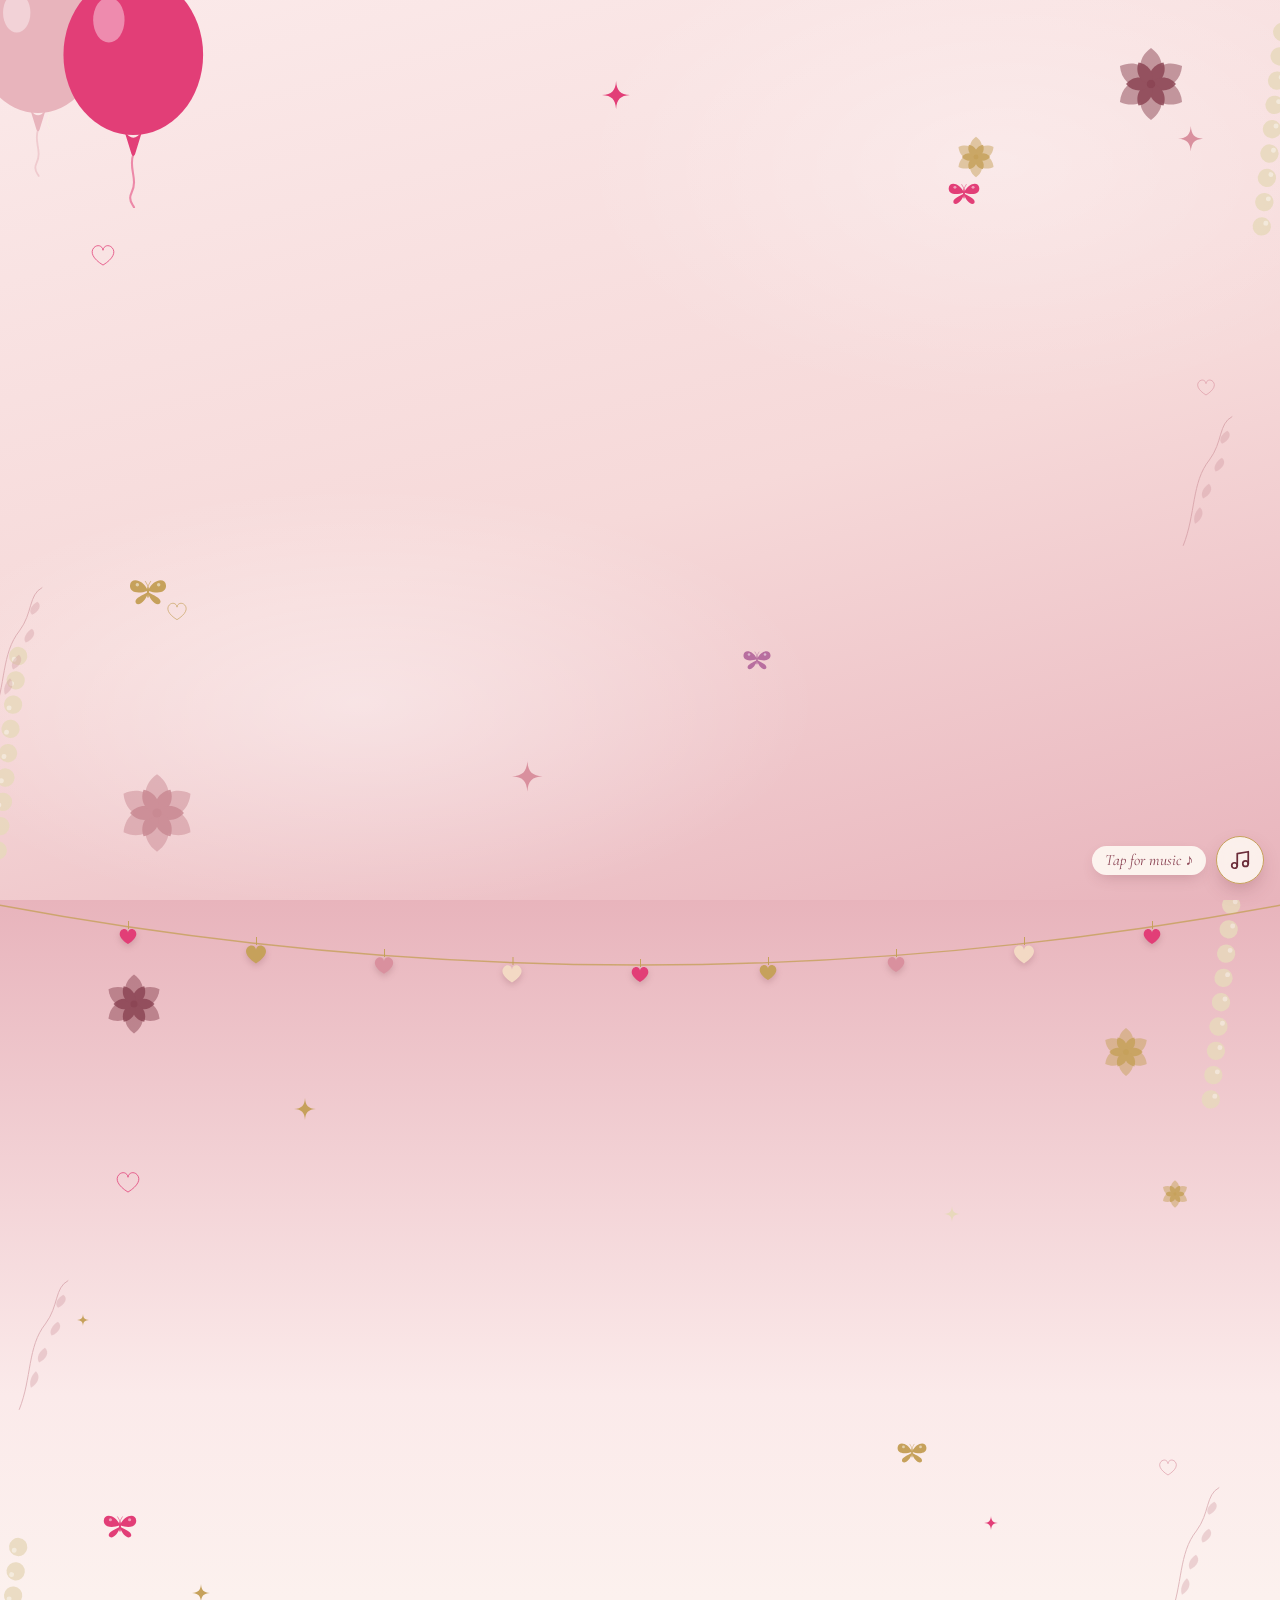
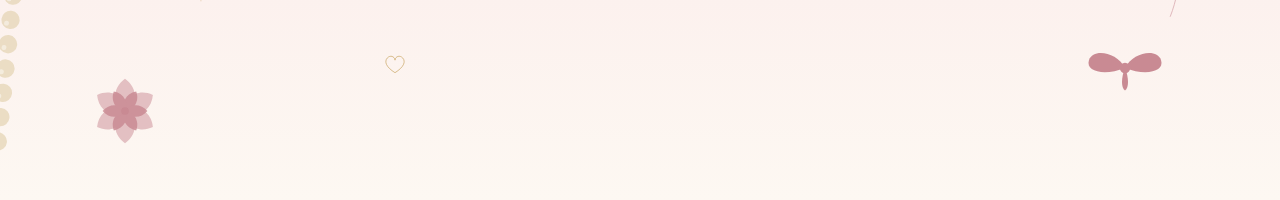
<file: index.html>
<!DOCTYPE html>
<html lang="en">
<head>
<meta charset="UTF-8">
<meta name="viewport" content="width=device-width, initial-scale=1.0">
<meta name="theme-color" content="#e8b4bc">
<meta name="description" content="A birthday gift, made just for her.">
<title>Happy Birthday, My Love ♡</title>
<link rel="preconnect" href="https://fonts.googleapis.com">
<link rel="preconnect" href="https://fonts.gstatic.com" crossorigin>
<link href="https://fonts.googleapis.com/css2?family=Caveat:wght@500;600;700&family=Cormorant+Garamond:ital,wght@0,400;0,500;0,600;1,400;1,500;1,600&family=Parisienne&display=swap" rel="stylesheet">
<style>
/* ===================== RESET & BASE ===================== */
*, *::before, *::after { box-sizing: border-box; margin: 0; padding: 0; }
html { scroll-behavior: smooth; }
body {
  font-family: 'Cormorant Garamond', serif;
  background: var(--cream);
  color: var(--ink);
  overflow-x: hidden;
  -webkit-font-smoothing: antialiased;
  -moz-osx-font-smoothing: grayscale;
}
img { max-width: 100%; display: block; }
input { font: inherit; }

:root {
  --blush: #f6d9d9;
  --blush-light: #fbeaea;
  --soft-rose: #e8b4bc;
  --rose-deep: #d9909e;
  --dusty-pink: #c98a93;
  --peach: #f3d9c4;
  --peach-light: #fbead9;
  --cream: #fdf8f2;
  --cream-deep: #f7eee2;
  --burgundy: #6b2c39;
  --burgundy-soft: #8c4655;
  --champagne: #e8d9bc;
  --gold: #c6a15b;
  --gold-light: #e3cd9a;
  --white-soft: #fffdfb;
  --ink: #4a2e33;
  --pop-pink: #e23e77;
}

/* ===================== SCENE LAYOUT ===================== */
.scene {
  position: relative;
  min-height: 100vh;
  min-height: 100svh;
  overflow: hidden;
  display: flex;
  flex-direction: column;
  align-items: center;
  justify-content: center;
  padding: 9vh 6vw;
  text-align: center;
  gap: clamp(24px, 4.5vh, 46px);
}

.sprite-defs { position: absolute; width: 0; height: 0; overflow: hidden; }

/* ===================== SCROLL REVEAL ===================== */
.reveal {
  opacity: 0;
  transform: translateY(36px);
  transition: opacity 1.1s cubic-bezier(.22,.61,.36,1), transform 1.1s cubic-bezier(.22,.61,.36,1);
}
.reveal.is-visible { opacity: 1; transform: translateY(0); }

/* ===================== TYPOGRAPHY ===================== */
.script-heading {
  font-family: 'Parisienne', cursive;
  font-size: clamp(2.4rem, 8vw, 4.6rem);
  color: var(--burgundy);
  line-height: 1.25;
  text-shadow: 0 2px 30px rgba(255,255,255,0.6);
  position: relative;
  z-index: 2;
}
.heart-glyph { color: inherit; }

.caption {
  font-family: 'Cormorant Garamond', serif;
  font-style: italic;
  font-weight: 500;
  font-size: clamp(1.15rem, 3.4vw, 1.7rem);
  color: var(--burgundy);
  letter-spacing: 0.02em;
  line-height: 1.5;
  position: relative;
  z-index: 2;
}
.caption--small {
  font-size: clamp(0.85rem, 2.2vw, 1.05rem);
  color: var(--burgundy-soft);
  margin-top: 1.4em;
  letter-spacing: 0.03em;
}

/* ===================== PHOTO SLOTS ===================== */
.photo-slot {
  position: relative;
  width: 100%;
  height: 100%;
  background: linear-gradient(155deg, var(--peach-light), var(--blush));
  cursor: pointer;
}
.photo-slot__img {
  width: 100%;
  height: 100%;
  object-fit: cover;
  opacity: 0;
  transition: opacity .7s ease;
}
.photo-slot.has-image .photo-slot__img { opacity: 1; }
.photo-slot--fixed { cursor: default; }
.photo-slot.has-image .photo-slot__placeholder { opacity: 0; pointer-events: none; }
.photo-slot__placeholder {
  position: absolute;
  inset: 0;
  display: flex;
  flex-direction: column;
  align-items: center;
  justify-content: center;
  gap: 8px;
  color: var(--dusty-pink);
  transition: opacity .4s ease;
  padding: 10%;
  text-align: center;
}
.photo-slot__placeholder svg { width: clamp(20px, 16%, 38px); height: auto; opacity: 0.75; }
.photo-slot__placeholder span {
  font-family: 'Cormorant Garamond', serif;
  font-style: italic;
  font-size: clamp(0.66rem, 2.5vw, 0.82rem);
  letter-spacing: 0.05em;
}
.photo-slot__input {
  position: absolute;
  inset: 0;
  opacity: 0;
  width: 100%;
  height: 100%;
  cursor: pointer;
}

/* ===================== PORTRAIT FRAMES ===================== */
.portrait-frame-wrap { position: relative; z-index: 2; display: flex; justify-content: center; }
.portrait-frame { position: relative; animation: float-gentle 6.5s ease-in-out infinite; }
.portrait-frame .photo-slot { overflow: hidden; }

.portrait-frame--garden { width: min(52vw, 290px); aspect-ratio: 1/1; }
.portrait-frame--garden .photo-slot { border-radius: 50%; box-shadow: 0 20px 50px -10px rgba(107,44,57,0.35), 0 0 0 8px var(--cream-deep), 0 0 0 9px var(--gold); }

.portrait-frame--finale { width: min(58vw, 330px); aspect-ratio: 3/4; }
.portrait-frame--finale .photo-slot { border-radius: 50% 50% 6% 6% / 38% 38% 4% 4%; box-shadow: 0 25px 55px -14px rgba(107,44,57,0.4), 0 0 0 1px rgba(198,161,91,0.5); }

@keyframes float-gentle { 0%, 100% { transform: translateY(0); } 50% { transform: translateY(-12px); } }

/* ===================== AMBIENT DECOR: PETALS / PARTICLES / BUTTERFLIES ===================== */
.petals-container, .particles-container, .butterflies-container {
  position: absolute; inset: 0; overflow: hidden; pointer-events: none; z-index: 1;
}
.petal { position: absolute; top: -10%; height: auto; animation-name: fall; animation-timing-function: linear; animation-iteration-count: infinite; }
@keyframes fall {
  0% { transform: translate(0, -10vh) rotate(0deg); }
  50% { transform: translate(3vw, 55vh) rotate(190deg); }
  100% { transform: translate(-3vw, 120vh) rotate(360deg); }
}

.particle {
  position: absolute; bottom: -5%; border-radius: 50%;
  background: radial-gradient(circle, rgba(255,255,255,0.95), var(--gold-light) 45%, transparent 72%);
  filter: blur(0.5px);
  animation-name: drift-up; animation-timing-function: linear; animation-iteration-count: infinite;
}
@keyframes drift-up {
  0% { transform: translate(0,0); opacity: 0; }
  12% { opacity: 0.85; }
  88% { opacity: 0.5; }
  100% { transform: translate(2vw, -105vh); opacity: 0; }
}

.butterfly-wrap { position: absolute; pointer-events: none; animation-timing-function: ease-in-out; animation-iteration-count: infinite; }
.butterfly-wrap.flight-a { animation-name: flight-a; }
.butterfly-wrap.flight-b { animation-name: flight-b; }
.butterfly-svg { width: 100%; height: auto; display: block; }
.butterfly-svg path, .butterfly-svg .body { fill: currentColor; }
.wings-left, .wings-right { transform-box: fill-box; transform-origin: center right; animation: flutter 0.55s ease-in-out infinite; }
.wings-right { transform-origin: center left; }
@keyframes flutter { 0%, 100% { transform: scaleX(1); } 50% { transform: scaleX(0.45); } }
@keyframes flight-a {
  0% { transform: translate(0,0) rotate(-6deg); }
  25% { transform: translate(70px,-50px) rotate(10deg); }
  50% { transform: translate(140px,15px) rotate(-8deg); }
  75% { transform: translate(75px,70px) rotate(8deg); }
  100% { transform: translate(0,0) rotate(-6deg); }
}
@keyframes flight-b {
  0% { transform: translate(0,0) rotate(6deg); }
  25% { transform: translate(-65px,40px) rotate(-9deg); }
  50% { transform: translate(-125px,-20px) rotate(7deg); }
  75% { transform: translate(-60px,-65px) rotate(-6deg); }
  100% { transform: translate(0,0) rotate(6deg); }
}

/* ===================== SMALL DECORATIVE ICONS ===================== */
.deco-icon { position: absolute; pointer-events: none; z-index: 1; }
.deco-icon svg { width: 100%; height: auto; display: block; }
.deco-icon--float { animation: float-gentle 5s ease-in-out infinite; }
.deco-icon--twinkle { animation: sparkle-twinkle 2.4s ease-in-out infinite; }
@keyframes sparkle-twinkle { 0%, 100% { opacity: 0.35; transform: scale(0.85); } 50% { opacity: 1; transform: scale(1.1); } }

.pearls-strand { position: absolute; width: clamp(140px, 30vw, 220px); color: var(--champagne); z-index: 1; pointer-events: none; opacity: 0.85; }
.pearls-strand svg { width: 100%; height: auto; display: block; }

/* ===================== BIRTHDAY CARD (portrait / landscape) ===================== */
.card-scene {
  background:
    radial-gradient(ellipse 60% 40% at 28% 78%, rgba(255,255,255,0.4), transparent 60%),
    radial-gradient(ellipse 55% 45% at 78% 18%, rgba(255,255,255,0.32), transparent 60%),
    linear-gradient(165deg, var(--blush-light) 0%, var(--blush) 55%, var(--soft-rose) 100%);
}

.card-balloon-cluster { position: absolute; pointer-events: none; z-index: 1; width: 40%; }
.card-balloon-cluster--tl { top: -2%; left: -5%; }
.card-balloon-cluster--br { bottom: -2%; right: -5%; }
.card-balloon { position: absolute; }
.card-balloon svg { width: 100%; height: auto; display: block; }
.card-balloon--1 { width: 62%; top: 0; left: 30%; z-index: 3; }
.card-balloon--2 { width: 54%; top: 20%; left: 0; z-index: 2; }
.card-balloon--3 { width: 42%; top: 44%; left: 10%; z-index: 1; opacity: 0.95; }

.card-sparkle { position: absolute; z-index: 2; pointer-events: none; }
.card-sparkle svg { width: 100%; height: auto; display: block; }
.card-sparkle--1 { top: 11%; left: 46%; width: 3.6%; color: var(--pop-pink); }
.card-sparkle--2 { top: 32%; right: 9%; width: 3.2%; color: var(--pop-pink); }
.card-sparkle--3 { bottom: 21%; left: 7%; width: 4%; color: var(--rose-deep); }

.card-content {
  position: relative;
  z-index: 3;
  width: 100%;
  display: grid;
  grid-template-areas: "heading" "photo";
  grid-template-columns: 1fr;
  gap: clamp(20px, 4vh, 38px);
  align-items: center;
}
.card-heading { grid-area: heading; text-align: right; line-height: 1; justify-self: end; position: relative; }
.card-heading .word-happy {
  display: block;
  font-family: 'Parisienne', cursive;
  font-size: clamp(2.1rem, 9.5vw, 3.8rem);
  color: var(--soft-rose);
}
.card-heading .word-birthday {
  display: block;
  font-family: 'Parisienne', cursive;
  font-size: clamp(3.8rem, 20vw, 7.2rem);
  color: var(--pop-pink);
  margin-top: -0.12em;
}

.card-polaroid-wrap { grid-area: photo; }
.card-polaroid {
  position: relative;
  width: min(63vw, 364px);
  background: var(--white-soft);
  padding: 4.5% 4.5% 15%;
  transform: rotate(-1.6deg);
  box-shadow: 0 2vmin 3.5vmin rgba(107,44,57,0.3);
}
.card-polaroid .photo-slot { aspect-ratio: 1 / 1.02; }
.card-polaroid-name {
  position: absolute;
  bottom: 3.5%;
  left: 0; right: 0;
  text-align: center;
  font-family: 'Parisienne', cursive;
  font-size: clamp(1.2rem, 5.2vw, 1.9rem);
  color: var(--pop-pink);
}

/* ===================== CARD: ENTRANCE, AMBIENT MOTION & DECORATION ===================== */

/* Heading: letters rise in one by one, then ripple gently */
.card-heading .letter { display: inline-block; opacity: 0; }
.card-heading.is-visible .letter {
  animation:
    letter-rise .95s cubic-bezier(.34,1.56,.64,1) both,
    letter-wave 3.8s ease-in-out infinite;
  animation-delay:
    calc(var(--n) * 75ms + .25s),
    calc(var(--n) * 90ms + 2.2s);
}
@keyframes letter-rise {
  from { opacity: 0; transform: translateY(.55em) rotate(-10deg) scale(.55); }
  to   { opacity: 1; transform: none; }
}
@keyframes letter-wave {
  0%, 100% { transform: translateY(0); }
  50%      { transform: translateY(-.05em); }
}

/* Hand-drawn gold swash that draws itself under "Birthday" */
.card-flourish { display: block; width: 88%; height: auto; margin: 2px 0 0 auto; overflow: visible; }
.card-flourish path {
  fill: none;
  stroke: var(--gold);
  stroke-width: 2.4;
  stroke-linecap: round;
  stroke-dasharray: 1;
  stroke-dashoffset: 1;
}
.card-heading.is-visible .card-flourish path { animation: draw-line 1.5s ease-out 1.7s forwards; }
@keyframes draw-line { to { stroke-dashoffset: 0; } }

/* Twinkles around the heading */
.heading-sparkle { position: absolute; pointer-events: none; color: var(--gold); animation: sparkle-twinkle 2.6s ease-in-out infinite; }
.heading-sparkle svg { width: 100%; height: auto; display: block; }

/* Balloons rise into the scene, then bob and sway on their strings */
.card-balloon-cluster { animation: balloon-rise 2.2s cubic-bezier(.22,.8,.3,1) both; }
.card-balloon-cluster--br { animation-delay: .35s; }
@keyframes balloon-rise {
  from { transform: translateY(70vh); opacity: 0; }
  to   { transform: none; opacity: 1; }
}
.card-balloon { transform-origin: 50% 100%; animation: balloon-bob 6.4s ease-in-out infinite; }
.card-balloon--2 { animation-duration: 7.6s; animation-delay: -2s; }
.card-balloon--3 { animation-duration: 5.6s; animation-delay: -4s; }
.card-balloon-cluster--br .card-balloon { animation-direction: reverse; }
@keyframes balloon-bob {
  0%, 100% { transform: translateY(0) rotate(-2deg); }
  50%      { transform: translateY(-14px) rotate(2deg); }
}

/* Card sparkles twinkle */
.card-sparkle { animation: sparkle-twinkle 2.6s ease-in-out infinite; }
.card-sparkle--2 { animation-delay: -.9s; }
.card-sparkle--3 { animation-delay: -1.7s; }

/* Polaroid hangs from its tape and swings a little */
.card-polaroid { transform-origin: 50% 0; animation: polaroid-sway 8s ease-in-out infinite; }
@keyframes polaroid-sway {
  0%, 100% { transform: rotate(-2.8deg); }
  50%      { transform: rotate(-.4deg); }
}
.card-polaroid::before {
  content: '';
  position: absolute;
  top: -3.4%;
  left: 50%;
  width: 34%;
  height: 7.5%;
  transform: translateX(-50%) rotate(-3deg);
  background: repeating-linear-gradient(45deg, rgba(232,180,188,.9) 0 6px, rgba(253,248,242,.9) 6px 12px);
  box-shadow: 0 1px 3px rgba(107,44,57,.18);
  z-index: 2;
  pointer-events: none;
}
.card-polaroid-bow {
  position: absolute;
  right: -8%;
  bottom: -5%;
  width: 24%;
  color: var(--pop-pink);
  z-index: 2;
  pointer-events: none;
  filter: drop-shadow(0 2px 3px rgba(107,44,57,.22));
  animation: bow-wiggle 4.2s ease-in-out infinite;
}
.card-polaroid-bow svg { width: 100%; height: auto; display: block; }
@keyframes bow-wiggle {
  0%, 100% { transform: rotate(12deg) scale(1); }
  50%      { transform: rotate(19deg) scale(1.07); }
}

/* Roses turn slowly, sprigs sway, outline hearts beat */
.deco-icon--spin svg { animation: spin-slow 44s linear infinite; }
@keyframes spin-slow { to { transform: rotate(360deg); } }

.deco-sprig {
  position: absolute;
  z-index: 1;
  pointer-events: none;
  width: clamp(46px, 12vw, 90px);
  color: var(--dusty-pink);
  opacity: .55;
  transform-origin: 50% 100%;
  animation: sprig-sway 6s ease-in-out infinite;
}
.deco-sprig svg { width: 100%; height: auto; display: block; }
@keyframes sprig-sway {
  0%, 100% { transform: scaleX(var(--flip, 1)) rotate(-3deg); }
  50%      { transform: scaleX(var(--flip, 1)) rotate(4deg); }
}

.deco-heart { position: absolute; z-index: 1; pointer-events: none; animation: heart-beat 2.8s ease-in-out infinite; }
.deco-heart svg { width: 100%; height: auto; display: block; }
@keyframes heart-beat {
  0%, 60%, 100% { transform: scale(1) rotate(var(--tilt, 0deg)); opacity: .7; }
  12%           { transform: scale(1.2) rotate(var(--tilt, 0deg)); opacity: 1; }
  26%           { transform: scale(1.02) rotate(var(--tilt, 0deg)); }
  38%           { transform: scale(1.14) rotate(var(--tilt, 0deg)); opacity: 1; }
}

/* Falling petals + butterflies (spawned by script) */
.petal svg { width: 100%; height: auto; display: block; }
.card-scene .butterflies-container { z-index: 4; }

/* Tap anywhere on the card for a burst of hearts */
.burst-heart {
  position: absolute;
  z-index: 6;
  pointer-events: none;
  line-height: 1;
  font-size: var(--s, 20px);
  transform: translate(-50%, -50%);
  animation: heart-burst 1.7s cubic-bezier(.2,.7,.3,1) forwards;
}
@keyframes heart-burst {
  0%   { opacity: 0; transform: translate(-50%, -50%) scale(.3) rotate(0deg); }
  15%  { opacity: 1; }
  100% { opacity: 0; transform: translate(calc(-50% + var(--dx)), calc(-50% + var(--dy))) scale(1.1) rotate(var(--r)); }
}

@media (orientation: landscape) {
  .card-balloon-cluster { width: 22%; }
  .card-balloon-cluster--tl { top: -4%; left: -3%; }
  .card-balloon-cluster--br { bottom: -4%; right: -3%; }

  .card-sparkle--1 { top: 9%; left: 47%; width: 2.2%; }
  .card-sparkle--2 { top: 14%; right: 6%; width: 2%; color: var(--rose-deep); }
  .card-sparkle--3 { bottom: 12%; left: 40%; width: 2.4%; }

  .card-content {
    grid-template-areas: "photo heading";
    grid-template-columns: auto 1fr;
    align-items: center;
    column-gap: clamp(28px, 5vw, 64px);
    max-width: 1000px;
  }
  .card-heading { text-align: left; align-self: center; justify-self: start; }
  .card-flourish { margin-left: 0; }
  .card-heading .word-happy { font-size: clamp(1.8rem, 5.6vw, 3.2rem); }
  .card-heading .word-birthday { font-size: clamp(3rem, 10vw, 7rem); }
  /* bigger photo in landscape: sized against viewport height, the dimension landscape actually constrains */
  .card-polaroid { width: clamp(260px, 42vh, 460px); }
  .card-polaroid-name { font-size: clamp(1rem, 3.4vw, 1.5rem); }
}

.scroll-indicator { position: relative; z-index: 2; display: flex; flex-direction: column; align-items: center; gap: 10px; }
.scroll-indicator__line { width: 1px; height: 44px; background: rgba(107,44,57,0.22); position: relative; overflow: hidden; }
.scroll-indicator__line::after { content: ''; position: absolute; top: -44px; left: 0; width: 100%; height: 44px; background: var(--gold); animation: scroll-line 2.2s ease-in-out infinite; }
@keyframes scroll-line { 0% { top: -44px; } 100% { top: 44px; } }
.scroll-indicator__label { font-family: 'Cormorant Garamond', serif; font-style: italic; letter-spacing: 0.32em; text-transform: uppercase; font-size: 0.66rem; color: var(--burgundy-soft); }

/* ===================== PORTRAIT / EDITORIAL SCENE ===================== */
.portrait-scene {
  background: linear-gradient(180deg, var(--soft-rose) 0%, var(--blush-light) 55%, var(--cream) 100%);
}

/* =========================================================
   MAGICAL SURPRISE FLOWERS
   ========================================================= */

.surprise-block {
  position: relative;
  z-index: 3;

  display: flex;
  flex-direction: column;
  align-items: center;

  gap: 10px;
}


/* ---------------------------------------------------------
   Heading
   --------------------------------------------------------- */

.surprise-heading {
  margin: 0;

  font-family: 'Cormorant Garamond', serif;
  font-style: italic;
  font-weight: 500;

  font-size: clamp(1.15rem, 2.8vw, 1.55rem);

  color: var(--burgundy-soft);

  letter-spacing: 0.025em;
  text-align: center;

  text-shadow:
    0 2px 12px rgba(255,255,255,.7);
}


/* ---------------------------------------------------------
   Decorative divider
   --------------------------------------------------------- */

.surprise-divider {
  display: flex;
  align-items: center;
  justify-content: center;

  gap: 13px;

  margin-bottom: 28px;
}

.surprise-divider span {
  width: 70px;
  height: 1px;

  background: linear-gradient(
    to right,
    transparent,
    rgba(180,95,116,.55)
  );
}

.surprise-divider span:last-child {
  background: linear-gradient(
    to left,
    transparent,
    rgba(180,95,116,.55)
  );
}

.surprise-divider i {
  font-family: serif;
  font-style: normal;

  font-size: 15px;

  color: #c8798b;

  animation: tiny-heart 2.5s ease-in-out infinite;
}


/* ---------------------------------------------------------
   Flower container
   --------------------------------------------------------- */

.surprise-flowers {
  display: flex;

  align-items: center;
  justify-content: center;

  gap: clamp(24px, 5vw, 58px);

  width: 100%;
  max-width: 760px;

  flex-wrap: wrap;
}


/* ---------------------------------------------------------
   Flower button
   --------------------------------------------------------- */

.surprise-flower {
  --flower-color: #e994a7;
  --flower-light: #ffc8d3;
  --flower-dark: #c96f86;

  position: relative;

  width: clamp(86px, 13vw, 118px);
  height: clamp(86px, 13vw, 118px);

  padding: 0;

  border: 0;
  background: transparent;

  cursor: pointer;

  display: flex;
  align-items: center;
  justify-content: center;

  isolation: isolate;

  transition:
    transform .5s cubic-bezier(.34,1.56,.64,1);
}


/* ---------------------------------------------------------
   Different flower colors
   --------------------------------------------------------- */

.surprise-flower--pink {
  --flower-color: #ed91a5;
  --flower-light: #ffc9d4;
  --flower-dark: #c8667f;
}

.surprise-flower--champagne {
  --flower-color: #e4bc72;
  --flower-light: #f8e5b7;
  --flower-dark: #c89543;
}

.surprise-flower--lilac {
  --flower-color: #d99ac5;
  --flower-light: #f1c8e0;
  --flower-dark: #b86e9f;
}



/* ---------------------------------------------------------
   Soft glowing background
   --------------------------------------------------------- */

.surprise-flower::before {
  content: "";

  position: absolute;

  width: 78%;
  height: 78%;

  border-radius: 50%;

  background: var(--flower-color);

  filter: blur(22px);

  opacity: .20;

  z-index: -2;

  transition:
    transform .5s ease,
    opacity .5s ease;
}


/* ---------------------------------------------------------
   Orbit rings
   --------------------------------------------------------- */

.flower-orbit {
  position: absolute;

  width: 94%;
  height: 42%;

  border: 1.5px solid var(--flower-color);

  border-radius: 50%;

  transform: rotate(-28deg);

  opacity: .65;

  z-index: 0;

  transition:
    transform .6s ease,
    opacity .5s ease;
}

.flower-orbit--second {
  width: 72%;
  height: 35%;

  transform: rotate(35deg);

  opacity: .28;

  border-width: 1px;
}


/* ---------------------------------------------------------
   Flower petals
   --------------------------------------------------------- */

.flower-petals {
  position: absolute;

  width: 74%;
  height: 74%;

  left: 13%;
  top: 13%;

  transform-origin: center;

  transition:
    transform .6s cubic-bezier(.34,1.56,.64,1);
}


/* Individual petals */

.flower-petals span {
  position: absolute;

  left: 50%;
  top: 50%;

  width: 39%;
  height: 57%;

  transform-origin: 50% 82%;

  border-radius:
    55% 55% 48% 48% /
    68% 68% 40% 40%;

  background:
    radial-gradient(
      circle at 45% 20%,
      var(--flower-light) 0%,
      var(--flower-color) 48%,
      var(--flower-dark) 100%
    );

  box-shadow:
    inset 0 -4px 7px rgba(120,40,60,.08),
    0 5px 9px rgba(100,40,60,.12);

  transform:
    translate(-50%, -82%)
    rotate(calc(var(--i) * 60deg));
}


/* Assign petal rotations */

.flower-petals span:nth-child(1) {
  --i: 0;
}

.flower-petals span:nth-child(2) {
  --i: 1;
}

.flower-petals span:nth-child(3) {
  --i: 2;
}

.flower-petals span:nth-child(4) {
  --i: 3;
}

.flower-petals span:nth-child(5) {
  --i: 4;
}

.flower-petals span:nth-child(6) {
  --i: 5;
}


/* ---------------------------------------------------------
   Flower center
   --------------------------------------------------------- */

.flower-center {
  position: absolute;

  width: 25%;
  aspect-ratio: 1;

  border-radius: 50%;

  z-index: 5;

  display: flex;
  align-items: center;
  justify-content: center;

  background:
    radial-gradient(
      circle at 35% 30%,
      #fffdf6 0%,
      #f9e7c4 35%,
      #d8a85c 100%
    );

  border: 3px solid rgba(255,255,255,.8);

  box-shadow:
    0 0 0 4px rgba(255,255,255,.20),
    0 4px 12px rgba(122,65,76,.22);
}


/* Pearl highlight */

.flower-center::before {
  content: "";

  position: absolute;

  width: 28%;
  height: 28%;

  top: 15%;
  left: 20%;

  border-radius: 50%;

  background: rgba(255,255,255,.9);

  filter: blur(1px);
}


/* Heart */

.center-heart {
  position: relative;

  z-index: 2;

  color: #b65d72;

  font-size: clamp(9px, 1.5vw, 14px);

  transform: translateY(1px);

  text-shadow:
    0 1px 3px rgba(100,40,50,.15);
}


/* ---------------------------------------------------------
   Sparkles
   --------------------------------------------------------- */

.flower-sparkle {
  position: absolute;

  z-index: 8;

  color: var(--flower-dark);

  pointer-events: none;

  line-height: 1;

  text-shadow:
    0 0 8px rgba(255,255,255,.8);

  animation:
    flower-sparkle-float 2.4s ease-in-out infinite;
}

.sparkle-one {
  top: 2%;
  right: 8%;

  font-size: 14px;
}

.sparkle-two {
  bottom: 9%;
  left: 4%;

  font-size: 10px;

  animation-delay: -.8s;
}

.sparkle-three {
  top: 20%;
  left: 5%;

  font-size: 20px;

  animation-delay: -1.5s;
}


/* ---------------------------------------------------------
   Hover interaction
   --------------------------------------------------------- */

.surprise-flower:hover {
  transform:
    translateY(-8px)
    scale(1.08);
}

.surprise-flower:hover::before {
  transform: scale(1.35);

  opacity: .38;
}

.surprise-flower:hover .flower-petals {
  transform: scale(1.12) rotate(5deg);
}

.surprise-flower:hover .flower-orbit {
  transform:
    rotate(-18deg)
    scale(1.12);

  opacity: .95;
}

.surprise-flower:hover .flower-orbit--second {
  transform:
    rotate(48deg)
    scale(1.15);

  opacity: .55;
}

.surprise-flower:hover .flower-center {
  box-shadow:
    0 0 0 5px rgba(255,255,255,.3),
    0 0 22px var(--flower-color),
    0 4px 15px rgba(122,65,76,.22);
}


/* ---------------------------------------------------------
   Click animation
   --------------------------------------------------------- */

.surprise-flower.is-open {
  animation: flower-open .65s cubic-bezier(.34,1.56,.64,1);
}

.surprise-flower.is-open .flower-petals {
  transform: scale(1.28);

  transition:
    transform .65s cubic-bezier(.34,1.56,.64,1);
}

.surprise-flower.is-open .flower-center {
  transform: scale(1.15);

  box-shadow:
    0 0 35px var(--flower-color);
}


/* ---------------------------------------------------------
   Focus accessibility
   --------------------------------------------------------- */

.surprise-flower:focus-visible {
  outline: none;

  box-shadow:
    0 0 0 3px rgba(255,255,255,.9),
    0 0 0 6px rgba(191,111,130,.55);

  border-radius: 50%;
}


/* ---------------------------------------------------------
   Animations
   --------------------------------------------------------- */

@keyframes flower-sparkle-float {

  0%,
  100% {
    transform: scale(.8) rotate(0deg);
    opacity: .45;
  }

  50% {
    transform: scale(1.25) rotate(15deg);
    opacity: 1;
  }

}

@keyframes tiny-heart {

  0%,
  100% {
    transform: scale(1);
    opacity: .7;
  }

  50% {
    transform: scale(1.18);
    opacity: 1;
  }

}

@keyframes flower-open {

  0% {
    transform: scale(1);
  }

  35% {
    transform: scale(1.18) rotate(-4deg);
  }

  70% {
    transform: scale(.95) rotate(3deg);
  }

  100% {
    transform: scale(1);
  }

}


/* ---------------------------------------------------------
   Mobile
   --------------------------------------------------------- */

@media (max-width: 600px) {

  .surprise-block {
    gap: 8px;
  }

  .surprise-divider {
    margin-bottom: 18px;
  }

  .surprise-divider span {
    width: 45px;
  }

  .surprise-flowers {
    gap: 14px 18px;
    max-width: 330px;
  }

  .surprise-flower {
    width: 82px;
    height: 82px;
  }

}


/* Very small phones */

@media (max-width: 360px) {

  .surprise-flower {
    width: 72px;
    height: 72px;
  }

  .surprise-flowers {
    gap: 10px;
  }

}

/* ===================== 2ND SLIDE: ENTRANCE, AMBIENT MOTION & DECORATION ===================== */

/* heading: the words rise in one by one, the divider draws itself outward from the heart */
.surprise-heading .sw { display: inline-block; opacity: 0; transform: translateY(14px); }
.surprise-block.is-visible .surprise-heading .sw { animation: word-rise .9s calc(.2s + var(--n) * .13s) ease-out forwards; }
@keyframes word-rise { to { opacity: 1; transform: none; } }

.surprise-divider span { transform: scaleX(0); }
.surprise-divider span:first-child { transform-origin: 100% 50%; }
.surprise-divider span:last-child { transform-origin: 0 50%; }
.surprise-block.is-visible .surprise-divider span { animation: line-grow 1.1s 1.2s cubic-bezier(.22,.8,.3,1) forwards; }
@keyframes line-grow { to { transform: scaleX(1); } }

/* soft light pulsing behind the row of flowers */
.surprise-flowers { position: relative; }
.surprise-flowers::before {
  content: '';
  position: absolute;
  left: 50%; top: 50%;
  width: min(100%, 680px);
  height: 150%;
  transform: translate(-50%, -50%);
  background: radial-gradient(ellipse at center, rgba(255,255,255,.7), rgba(255,255,255,0) 68%);
  z-index: -1;
  pointer-events: none;
  animation: row-glow 5s ease-in-out infinite;
}
@keyframes row-glow { 0%, 100% { opacity: .5; } 50% { opacity: 1; } }

/* flowers pop in one after another, then float gently (uses the separate "translate" property so hover still works) */
.surprise-flower:nth-child(1) { --k: 0; }
.surprise-flower:nth-child(2) { --k: 1; }
.surprise-flower:nth-child(3) { --k: 2; }
.surprise-block.is-visible .surprise-flower {
  animation: flower-pop 1s cubic-bezier(.34,1.56,.64,1) backwards, flower-bob 5.5s ease-in-out infinite;
  animation-delay: calc(1.4s + var(--k) * .22s), calc(var(--k) * -1.7s);
}
.surprise-block.is-visible .surprise-flower.is-open { animation: flower-open .65s cubic-bezier(.34,1.56,.64,1); }
@keyframes flower-pop { from { opacity: 0; transform: translateY(34px) scale(.3) rotate(-25deg); } }
@keyframes flower-bob { 0%, 100% { translate: 0 0; } 50% { translate: 0 -9px; } }

/* petals and orbit rings turn slowly, the little hearts beat */
.flower-petals { animation: petals-spin 28s linear infinite; }
.surprise-flower:nth-child(even) .flower-petals { animation-direction: reverse; }
@keyframes petals-spin { to { rotate: 360deg; } }
.flower-orbit { animation: orbit-spin 16s linear infinite; }
.flower-orbit--second { animation-duration: 23s; animation-direction: reverse; }
@keyframes orbit-spin { to { rotate: 360deg; } }
.center-heart { animation: center-beat 2.4s ease-in-out infinite; }
@keyframes center-beat { 0%, 60%, 100% { scale: 1; } 20% { scale: 1.3; } 40% { scale: 1.1; } }

/* garland of little hearts across the top (hearts are added by the script) */
.garland {
  position: absolute;
  top: 0; left: 0;
  width: 100%;
  height: clamp(64px, 11vw, 130px);
  z-index: 2;
  pointer-events: none;
  transform-origin: 50% 0;
  animation: garland-sway 7s ease-in-out infinite;
}
.garland > svg { position: absolute; inset: 0; width: 100%; height: 100%; overflow: visible; }
.garland > svg path { fill: none; stroke: var(--gold); stroke-width: 1.4; stroke-linecap: round; vector-effect: non-scaling-stroke; opacity: .8; }
.garland__heart {
  position: absolute;
  width: var(--hs, 22px);
  transform: translate(-50%, 0);
  transform-origin: 50% 0;
  animation: heart-swing var(--t, 4s) ease-in-out var(--d, 0s) infinite alternate;
}
.garland__heart::before { content: ''; position: absolute; left: 50%; top: -6px; width: 1px; height: 8px; background: var(--gold); }
.garland__heart svg { width: 100%; height: auto; display: block; filter: drop-shadow(0 3px 3px rgba(107,44,57,.2)); }
@keyframes garland-sway { 0%, 100% { transform: rotate(-.6deg); } 50% { transform: rotate(.6deg); } }
@keyframes heart-swing {
  from { transform: translate(-50%, 0) rotate(-9deg); }
  to   { transform: translate(-50%, 0) rotate(9deg); }
}

/* the ribbon bow wiggles; hearts rise from the bottom; butterflies fly over the flowers */
.deco-icon--wiggle { transform-origin: 50% 60%; animation: deco-wiggle 4.6s ease-in-out infinite; }
@keyframes deco-wiggle {
  0%, 100% { transform: rotate(-7deg) scale(1); }
  50%      { transform: rotate(7deg) scale(1.07); }
}
.rise-heart { position: absolute; bottom: -6%; line-height: 1; opacity: 0; animation: rise-heart linear infinite; }
@keyframes rise-heart {
  0%   { transform: translate(0,0) scale(.6); opacity: 0; }
  10%  { opacity: .55; }
  50%  { transform: translate(2vw,-55vh) scale(1); }
  100% { transform: translate(-2vw,-115vh) scale(.8); opacity: 0; }
}
.portrait-scene .butterflies-container { z-index: 4; }

/* a slide that is scrolled out of view stops animating (saves battery) */
.scene.is-paused *, .scene.is-paused *::before, .scene.is-paused *::after { animation-play-state: paused !important; }

/* ===================== LOADING SCREEN ===================== */
body.is-loading { overflow: hidden; }
/* hold the page's entrance animations until the loader lifts, so they play in view */
body.is-loading main *,
body.is-loading main *::before,
body.is-loading main *::after { animation-play-state: paused !important; }

.loader {
  position: fixed;
  inset: 0;
  z-index: 1000;
  display: flex;
  flex-direction: column;
  align-items: center;
  justify-content: center;
  gap: clamp(20px, 4vh, 32px);
  padding: 6vh 6vw;
  text-align: center;
  background:
    radial-gradient(ellipse 60% 40% at 28% 78%, rgba(255,255,255,0.4), transparent 60%),
    radial-gradient(ellipse 55% 45% at 78% 18%, rgba(255,255,255,0.32), transparent 60%),
    linear-gradient(165deg, var(--blush-light) 0%, var(--blush) 55%, var(--soft-rose) 100%);
  transition: opacity .8s ease, visibility 0s;
}
.loader.is-done {
  opacity: 0;
  visibility: hidden;
  pointer-events: none;
  transition: opacity .8s ease, visibility 0s .8s;
}
/* safety net: if the script never runs, the overlay still clears itself */
.loader--boot { animation: loader-failsafe .01s 9s forwards; }
@keyframes loader-failsafe { to { opacity: 0; visibility: hidden; pointer-events: none; } }

.loader__bloom {
  position: relative;
  width: clamp(92px, 26vw, 124px);
  aspect-ratio: 1;
  display: grid;
  place-items: center;
  color: var(--pop-pink);
}
.loader__bloom > svg {
  width: 78%;
  height: auto;
  display: block;
  filter: drop-shadow(0 6px 14px rgba(107,44,57,0.25));
  animation: loader-bloom 2.6s ease-in-out infinite;
}
.loader__ring {
  position: absolute;
  inset: 0;
  border: 1.5px solid var(--pop-pink);
  border-radius: 50%;
  opacity: 0;
  animation: loader-ring 2.6s ease-out infinite;
}
.loader__ring--2 { border-color: var(--gold); animation-delay: 1.3s; }
.loader__spark { position: absolute; color: var(--gold); animation: sparkle-twinkle 2.2s ease-in-out infinite; }
.loader__spark svg { width: 100%; height: auto; display: block; }
@keyframes loader-bloom {
  0%   { transform: scale(.8) rotate(0deg); }
  50%  { transform: scale(1.06) rotate(30deg); }
  100% { transform: scale(.8) rotate(60deg); }
}
@keyframes loader-ring {
  0%   { transform: scale(.55); opacity: .7; }
  100% { transform: scale(1.7); opacity: 0; }
}

.loader__title {
  font-family: 'Parisienne', cursive;
  font-size: clamp(1.7rem, 7vw, 2.6rem);
  line-height: 1.2;
  color: var(--burgundy);
  text-shadow: 0 2px 30px rgba(255,255,255,0.6);
}
.loader__dots i { display: inline-block; font-style: normal; animation: loader-dot 1.4s ease-in-out infinite; }
.loader__dots i:nth-child(2) { animation-delay: .2s; }
.loader__dots i:nth-child(3) { animation-delay: .4s; }
@keyframes loader-dot {
  0%, 60%, 100% { opacity: .25; transform: translateY(0); }
  30%           { opacity: 1; transform: translateY(-.15em); }
}

.loader__bar {
  width: min(58vw, 240px);
  height: 3px;
  border-radius: 3px;
  background: rgba(107,44,57,0.14);
  overflow: hidden;
}
.loader__bar-fill {
  display: block;
  width: 0;
  height: 100%;
  border-radius: inherit;
  background: linear-gradient(90deg, var(--gold-light), var(--gold), var(--pop-pink));
}
.loader.is-running .loader__bar-fill { width: 85%; transition: width 2.2s cubic-bezier(.2,.7,.2,1); }
.loader.is-complete .loader__bar-fill { width: 100%; transition: width .35s ease-out; }

@media (prefers-reduced-motion: reduce) {
  *, *::before, *::after {
    animation-duration: 0.01ms !important;
    animation-iteration-count: 1 !important;
    animation-delay: 0s !important;
    transition-duration: 0.01ms !important;
  }
  html { scroll-behavior: auto !important; }
}

.loader__enter{
  padding:12px 30px;border:1px solid var(--gold);border-radius:999px;
  background:var(--white-soft);color:var(--burgundy);
  font-family:'Parisienne',cursive;font-size:1.5rem;cursor:pointer;
  box-shadow:0 10px 24px -8px rgba(107,44,57,.4);
  animation:float-gentle 3s ease-in-out infinite;
}
.loader__enter[hidden]{display:none}

.page-overlay{position:fixed;inset:0;z-index:500;background:var(--cream)}
.page-overlay[hidden]{display:none}
.page-overlay iframe{width:100%;height:100%;border:0;display:block}
.page-overlay__back{
  position:absolute;top:14px;left:14px;width:44px;height:44px;border-radius:50%;
  border:1px solid var(--gold);background:rgba(253,248,242,.9);color:var(--burgundy);
  font-size:1.3rem;cursor:pointer;z-index:2;
}
</style>
<noscript><style>.loader{display:none !important}body.is-loading{overflow:auto}.reveal{opacity:1;transform:none}</style></noscript>
</head>
<body class="is-loading">

<svg class="sprite-defs" aria-hidden="true">
  <defs>
    <symbol id="icon-rose" viewBox="0 0 100 100">
      <g fill="currentColor">
        <g opacity="0.5">
          <path d="M50,50 C33,42 30,18 50,4 C70,18 67,42 50,50 Z" transform="rotate(0 50 50)"/>
          <path d="M50,50 C33,42 30,18 50,4 C70,18 67,42 50,50 Z" transform="rotate(60 50 50)"/>
          <path d="M50,50 C33,42 30,18 50,4 C70,18 67,42 50,50 Z" transform="rotate(120 50 50)"/>
          <path d="M50,50 C33,42 30,18 50,4 C70,18 67,42 50,50 Z" transform="rotate(180 50 50)"/>
          <path d="M50,50 C33,42 30,18 50,4 C70,18 67,42 50,50 Z" transform="rotate(240 50 50)"/>
          <path d="M50,50 C33,42 30,18 50,4 C70,18 67,42 50,50 Z" transform="rotate(300 50 50)"/>
        </g>
        <g opacity="0.85">
          <path d="M50,50 C40,44 38,28 50,18 C62,28 60,44 50,50 Z" transform="rotate(30 50 50)"/>
          <path d="M50,50 C40,44 38,28 50,18 C62,28 60,44 50,50 Z" transform="rotate(90 50 50)"/>
          <path d="M50,50 C40,44 38,28 50,18 C62,28 60,44 50,50 Z" transform="rotate(150 50 50)"/>
          <path d="M50,50 C40,44 38,28 50,18 C62,28 60,44 50,50 Z" transform="rotate(210 50 50)"/>
          <path d="M50,50 C40,44 38,28 50,18 C62,28 60,44 50,50 Z" transform="rotate(270 50 50)"/>
          <path d="M50,50 C40,44 38,28 50,18 C62,28 60,44 50,50 Z" transform="rotate(330 50 50)"/>
        </g>
        <circle cx="50" cy="50" r="5.5"/>
      </g>
    </symbol>

    <symbol id="icon-petal" viewBox="0 0 40 60">
      <path d="M20,2 C34,14 34,42 20,58 C6,42 6,14 20,2 Z" fill="currentColor"/>
    </symbol>

    <symbol id="icon-star" viewBox="0 0 40 40">
      <path d="M20,0 C21,14 26,19 40,20 C26,21 21,26 20,40 C19,26 14,21 0,20 C14,19 19,14 20,0 Z" fill="currentColor"/>
    </symbol>

    <symbol id="icon-pearls" viewBox="0 0 180 20">
      <g fill="currentColor">
        <circle cx="10" cy="10" r="7.5"/><circle cx="30" cy="10" r="7.5"/><circle cx="50" cy="10" r="7.5"/>
        <circle cx="70" cy="10" r="7.5"/><circle cx="90" cy="10" r="7.5"/><circle cx="110" cy="10" r="7.5"/>
        <circle cx="130" cy="10" r="7.5"/><circle cx="150" cy="10" r="7.5"/><circle cx="170" cy="10" r="7.5"/>
      </g>
      <g fill="#fff" opacity="0.45">
        <circle cx="7" cy="7" r="2"/><circle cx="27" cy="7" r="2"/><circle cx="47" cy="7" r="2"/>
        <circle cx="67" cy="7" r="2"/><circle cx="87" cy="7" r="2"/><circle cx="107" cy="7" r="2"/>
        <circle cx="127" cy="7" r="2"/><circle cx="147" cy="7" r="2"/><circle cx="167" cy="7" r="2"/>
      </g>
    </symbol>

    <symbol id="icon-ribbon-bow" viewBox="0 0 100 60">
      <g fill="currentColor">
        <path d="M50,30 C40,10 10,5 5,20 C0,35 25,40 50,30 Z"/>
        <path d="M50,30 C60,10 90,5 95,20 C100,35 75,40 50,30 Z"/>
        <path d="M50,30 C45,42 45,55 50,58 C55,55 55,42 50,30 Z"/>
        <circle cx="50" cy="30" r="6.5"/>
      </g>
    </symbol>

    <symbol id="icon-branch" viewBox="0 0 200 300">
      <path d="M14,292 C42,222 32,152 72,102 C102,62 92,22 122,6" fill="none" stroke="currentColor" stroke-width="2.2" stroke-linecap="round"/>
      <path d="M40,244 C56,234 62,218 51,207 C40,217 35,232 40,244 Z" fill="currentColor" opacity="0.55"/>
      <path d="M58,188 C74,180 82,165 71,155 C58,163 51,178 58,188 Z" fill="currentColor" opacity="0.55"/>
      <path d="M86,128 C102,121 111,107 100,97 C87,104 79,119 86,128 Z" fill="currentColor" opacity="0.55"/>
      <path d="M100,66 C115,59 123,45 112,37 C99,44 91,58 100,66 Z" fill="currentColor" opacity="0.55"/>
    </symbol>

    <symbol id="icon-heart" viewBox="0 0 100 90">
      <path d="M50,85 C10,60 0,35 15,18 C28,4 48,10 50,28 C52,10 72,4 85,18 C100,35 90,60 50,85 Z" fill="none" stroke="currentColor" stroke-width="3"/>
    </symbol>

    <symbol id="icon-frame" viewBox="0 0 60 60">
      <rect x="8" y="8" width="44" height="44" rx="3" fill="none" stroke="currentColor" stroke-width="2"/>
      <circle cx="21" cy="23" r="5" fill="none" stroke="currentColor" stroke-width="2"/>
      <path d="M12,44 L23,32 L33,40 L41,29 L48,40" fill="none" stroke="currentColor" stroke-width="2" stroke-linecap="round" stroke-linejoin="round"/>
    </symbol>

    <symbol id="icon-balloon" viewBox="0 0 100 140">
      <ellipse cx="50" cy="52" rx="40" ry="46" fill="currentColor"/>
      <ellipse cx="36" cy="32" rx="9" ry="13" fill="#fff" opacity="0.4"/>
      <path d="M45,96 Q50,103 55,96 L51,109 Q50,111 49,109 Z" fill="currentColor"/>
      <path d="M50,109 C47,117 53,123 49,131 C46,137 52,139 50,140" stroke="currentColor" stroke-width="1.2" fill="none" opacity="0.55"/>
    </symbol>
  </defs>
</svg>

<!-- ===================== LOADING SCREEN ===================== -->
<div class="loader loader--boot" id="loader" role="status" aria-live="polite">
  <div class="loader__bloom" aria-hidden="true">
    <span class="loader__ring"></span>
    <span class="loader__ring loader__ring--2"></span>
    <svg viewBox="0 0 100 100"><use href="#icon-rose"></use></svg>
    <span class="loader__spark" style="top:-8%;right:-6%;width:16px;"><svg viewBox="0 0 40 40"><use href="#icon-star"></use></svg></span>
    <span class="loader__spark" style="bottom:2%;left:-12%;width:11px;animation-delay:-.8s;"><svg viewBox="0 0 40 40"><use href="#icon-star"></use></svg></span>
    <span class="loader__spark" style="top:22%;left:-18%;width:8px;animation-delay:-1.5s;"><svg viewBox="0 0 40 40"><use href="#icon-star"></use></svg></span>
  </div>
  <p class="loader__title"><span id="loaderText">Preparing your surprise</span><span class="loader__dots" aria-hidden="true"><i>.</i><i>.</i><i>.</i></span></p>
  <div class="loader__bar" aria-hidden="true"><span class="loader__bar-fill"></span></div>
  <button class="loader__enter" id="enterBtn" type="button" hidden>Tap to open ♥</button>
</div>

<main>

  <!-- ===================== 1. BIRTHDAY CARD ===================== -->
  <section id="card" class="scene card-scene">
    <div class="card-balloon-cluster card-balloon-cluster--tl" aria-hidden="true">
      <div class="card-balloon card-balloon--1" style="color:var(--pop-pink)"><svg viewBox="0 0 100 140"><use href="#icon-balloon"></use></svg></div>
      <div class="card-balloon card-balloon--2" style="color:var(--soft-rose)"><svg viewBox="0 0 100 140"><use href="#icon-balloon"></use></svg></div>
      <div class="card-balloon card-balloon--3" style="color:var(--cream-deep)"><svg viewBox="0 0 100 140"><use href="#icon-balloon"></use></svg></div>
    </div>
    <div class="card-balloon-cluster card-balloon-cluster--br" aria-hidden="true">
      <div class="card-balloon card-balloon--1" style="color:var(--pop-pink)"><svg viewBox="0 0 100 140"><use href="#icon-balloon"></use></svg></div>
      <div class="card-balloon card-balloon--2" style="color:var(--soft-rose)"><svg viewBox="0 0 100 140"><use href="#icon-balloon"></use></svg></div>
      <div class="card-balloon card-balloon--3" style="color:var(--cream-deep)"><svg viewBox="0 0 100 140"><use href="#icon-balloon"></use></svg></div>
    </div>

    <span class="card-sparkle card-sparkle--1" aria-hidden="true"><svg viewBox="0 0 40 40"><use href="#icon-star"></use></svg></span>
    <span class="card-sparkle card-sparkle--2" aria-hidden="true"><svg viewBox="0 0 40 40"><use href="#icon-star"></use></svg></span>
    <span class="card-sparkle card-sparkle--3" aria-hidden="true"><svg viewBox="0 0 40 40"><use href="#icon-star"></use></svg></span>

    <!-- Ambient layers (filled by script): falling petals, drifting gold dust, butterflies -->
    <div class="petals-container" aria-hidden="true"></div>
    <div class="particles-container" aria-hidden="true"></div>
    <div class="butterflies-container" aria-hidden="true"></div>

    <!-- Decoration: pearl strands down the edges -->
    <div class="pearls-strand" style="top:13%;right:-8%;transform:rotate(96deg);" aria-hidden="true"><svg viewBox="0 0 180 20"><use href="#icon-pearls"></use></svg></div>
    <div class="pearls-strand" style="bottom:15%;left:-8%;transform:rotate(-84deg);" aria-hidden="true"><svg viewBox="0 0 180 20"><use href="#icon-pearls"></use></svg></div>

    <!-- Decoration: slowly turning roses -->
    <div class="deco-icon deco-icon--float deco-icon--spin" style="width:clamp(48px,11vw,78px);top:5%;right:7%;color:var(--burgundy-soft);animation-delay:-1s;" aria-hidden="true"><svg viewBox="0 0 100 100"><use href="#icon-rose"></use></svg></div>
    <div class="deco-icon deco-icon--float deco-icon--spin" style="width:clamp(28px,6vw,44px);top:15%;right:22%;color:var(--gold);animation-delay:-2.5s;" aria-hidden="true"><svg viewBox="0 0 100 100"><use href="#icon-rose"></use></svg></div>
    <div class="deco-icon deco-icon--float deco-icon--spin" style="width:clamp(52px,12vw,84px);bottom:5%;left:9%;color:var(--dusty-pink);animation-delay:-3.5s;" aria-hidden="true"><svg viewBox="0 0 100 100"><use href="#icon-rose"></use></svg></div>

    <!-- Decoration: swaying sprigs -->
    <div class="deco-sprig" style="right:1%;top:46%;--flip:-1;" aria-hidden="true"><svg viewBox="0 0 200 300"><use href="#icon-branch"></use></svg></div>
    <div class="deco-sprig" style="left:-1%;bottom:20%;animation-delay:-2s;" aria-hidden="true"><svg viewBox="0 0 200 300"><use href="#icon-branch"></use></svg></div>

    <!-- Decoration: beating outline hearts -->
    <div class="deco-heart" style="width:26px;top:27%;left:7%;color:var(--pop-pink);--tilt:-12deg;" aria-hidden="true"><svg viewBox="0 0 100 90"><use href="#icon-heart"></use></svg></div>
    <div class="deco-heart" style="width:20px;top:42%;right:5%;color:var(--rose-deep);--tilt:10deg;animation-delay:-1.1s;" aria-hidden="true"><svg viewBox="0 0 100 90"><use href="#icon-heart"></use></svg></div>
    <div class="deco-heart" style="width:22px;bottom:31%;left:13%;color:var(--gold);--tilt:8deg;animation-delay:-2s;" aria-hidden="true"><svg viewBox="0 0 100 90"><use href="#icon-heart"></use></svg></div>

    <div class="card-content">
      <h1 class="card-heading reveal" aria-label="Happy Birthday">
        <span class="word-happy">Happy</span>
        <span class="word-birthday">Birthday</span>
        <svg class="card-flourish" viewBox="0 0 300 24" aria-hidden="true"><path pathLength="1" d="M4,16 C50,3 96,23 150,12 C200,2 246,18 296,7"/></svg>
        <span class="heading-sparkle" style="top:-10%;left:-4%;width:20px;" aria-hidden="true"><svg viewBox="0 0 40 40"><use href="#icon-star"></use></svg></span>
        <span class="heading-sparkle" style="top:2%;right:-5%;width:15px;color:var(--pop-pink);animation-delay:-1s;" aria-hidden="true"><svg viewBox="0 0 40 40"><use href="#icon-star"></use></svg></span>
        <span class="heading-sparkle" style="bottom:-6%;left:8%;width:13px;animation-delay:-1.8s;" aria-hidden="true"><svg viewBox="0 0 40 40"><use href="#icon-star"></use></svg></span>
      </h1>

      <div class="card-polaroid-wrap reveal">
        <div class="card-polaroid">
          <div class="photo-slot photo-slot--fixed has-image" data-slot="card">
            <img class="photo-slot__img" src="images/BirthdayPhoto.jpg" alt="Alena Carisse A. Austria" decoding="async">
          </div>
          <p class="card-polaroid-name">Alena Carisse A. Austria</p>
          <span class="card-polaroid-bow" aria-hidden="true"><svg viewBox="0 0 100 60"><use href="#icon-ribbon-bow"></use></svg></span>
        </div>
      </div>
    </div>

    <div class="scroll-indicator reveal">
      <span class="scroll-indicator__line"></span>
      <span class="scroll-indicator__label">scroll</span>
    </div>
  </section>

  <!-- ===================== 2. BIRTHDAY GIRL ===================== -->
  <section id="portrait" class="scene portrait-scene">

  <!-- Ambient layers (petals, gold dust, rising hearts, butterflies) are filled in by the script -->
  <div class="petals-container" aria-hidden="true"></div>
  <div class="particles-container" aria-hidden="true"></div>
  <div class="butterflies-container" aria-hidden="true"></div>

  <!-- Garland of little hearts across the top (hearts are built by the script) -->
  <div class="garland" id="garland" aria-hidden="true">
    <svg viewBox="0 0 100 100" preserveAspectRatio="none"><path d="M0,4 Q50,96 100,4"/></svg>
  </div>

  <!-- Decorative flowers: slowly turning roses -->
  <div class="deco-icon deco-icon--float deco-icon--spin"
       style="width:64px;top:8%;left:8%;color:var(--burgundy-soft);animation-delay:-1s;"
       aria-hidden="true">
    <svg viewBox="0 0 100 100"><use href="#icon-rose"></use></svg>
  </div>

  <div class="deco-icon deco-icon--float deco-icon--spin"
       style="width:52px;top:14%;right:10%;color:var(--gold);animation-delay:-3s;"
       aria-hidden="true">
    <svg viewBox="0 0 100 100"><use href="#icon-rose"></use></svg>
  </div>

  <div class="deco-icon deco-icon--float deco-icon--spin"
       style="width:clamp(46px,9vw,70px);bottom:6%;left:7%;color:var(--dusty-pink);animation-delay:-2s;"
       aria-hidden="true">
    <svg viewBox="0 0 100 100"><use href="#icon-rose"></use></svg>
  </div>

  <div class="deco-icon deco-icon--float deco-icon--spin"
       style="width:30px;top:31%;right:7%;color:var(--gold);animation-delay:-4s;"
       aria-hidden="true">
    <svg viewBox="0 0 100 100"><use href="#icon-rose"></use></svg>
  </div>

  <!-- twinkles -->
  <div class="deco-icon deco-icon--twinkle"
       style="width:22px;top:22%;left:23%;color:var(--gold);"
       aria-hidden="true">
    <svg viewBox="0 0 40 40"><use href="#icon-star"></use></svg>
  </div>

  <div class="deco-icon deco-icon--twinkle"
       style="width:16px;top:34%;right:25%;color:var(--champagne);animation-delay:-1.2s;"
       aria-hidden="true">
    <svg viewBox="0 0 40 40"><use href="#icon-star"></use></svg>
  </div>

  <div class="deco-icon deco-icon--twinkle"
       style="width:18px;bottom:22%;left:15%;color:var(--gold);animation-delay:-0.6s;"
       aria-hidden="true">
    <svg viewBox="0 0 40 40"><use href="#icon-star"></use></svg>
  </div>

  <div class="deco-icon deco-icon--twinkle"
       style="width:14px;bottom:30%;right:22%;color:var(--pop-pink);animation-delay:-1.8s;"
       aria-hidden="true">
    <svg viewBox="0 0 40 40"><use href="#icon-star"></use></svg>
  </div>

  <div class="deco-icon deco-icon--twinkle"
       style="width:12px;top:46%;left:6%;color:var(--gold);animation-delay:-0.3s;"
       aria-hidden="true">
    <svg viewBox="0 0 40 40"><use href="#icon-star"></use></svg>
  </div>

  <!-- pearl strands down both edges -->
  <div class="pearls-strand"
       style="top:10%;right:-4%;transform:rotate(96deg);"
       aria-hidden="true">
    <svg viewBox="0 0 180 20"><use href="#icon-pearls"></use></svg>
  </div>

  <div class="pearls-strand"
       style="bottom:16%;left:-8%;transform:rotate(-84deg);"
       aria-hidden="true">
    <svg viewBox="0 0 180 20"><use href="#icon-pearls"></use></svg>
  </div>

  <!-- swaying sprigs -->
  <div class="deco-sprig" style="left:1%;top:42%;" aria-hidden="true"><svg viewBox="0 0 200 300"><use href="#icon-branch"></use></svg></div>
  <div class="deco-sprig" style="right:2%;bottom:20%;--flip:-1;animation-delay:-2s;" aria-hidden="true"><svg viewBox="0 0 200 300"><use href="#icon-branch"></use></svg></div>

  <!-- beating outline hearts -->
  <div class="deco-heart" style="width:26px;top:30%;left:9%;color:var(--pop-pink);--tilt:-12deg;" aria-hidden="true"><svg viewBox="0 0 100 90"><use href="#icon-heart"></use></svg></div>
  <div class="deco-heart" style="width:20px;bottom:36%;right:8%;color:var(--rose-deep);--tilt:10deg;animation-delay:-1.1s;" aria-hidden="true"><svg viewBox="0 0 100 90"><use href="#icon-heart"></use></svg></div>
  <div class="deco-heart" style="width:22px;bottom:14%;left:30%;color:var(--gold);--tilt:8deg;animation-delay:-2s;" aria-hidden="true"><svg viewBox="0 0 100 90"><use href="#icon-heart"></use></svg></div>

  <!-- ribbon bow -->
  <div class="deco-icon deco-icon--wiggle"
       style="width:80px;bottom:12%;right:9%;color:var(--dusty-pink);"
       aria-hidden="true">
    <svg viewBox="0 0 100 60"><use href="#icon-ribbon-bow"></use></svg>
  </div>


  <!-- MAIN SURPRISE -->
  <div class="surprise-block reveal">

    <p class="surprise-heading">
      A Little Surprise Is Waiting for You
    </p>

    <div class="surprise-divider">
      <span></span>
      <i>♥</i>
      <span></span>
    </div>


    <div class="surprise-flowers">

      <!-- FLOWER 1 -->
      <button
        class="surprise-flower surprise-flower--pink"
        type="button"
        data-href="Scrapbook.html"
        aria-label="Open the scrapbook surprise">

        <span class="flower-orbit"></span>
        <span class="flower-orbit flower-orbit--second"></span>

        <span class="flower-petals">
          <span></span>
          <span></span>
          <span></span>
          <span></span>
          <span></span>
          <span></span>
        </span>

        <span class="flower-center">
          <span class="center-heart">♥</span>
        </span>

        <span class="flower-sparkle sparkle-one">✦</span>
        <span class="flower-sparkle sparkle-two">✦</span>
        <span class="flower-sparkle sparkle-three">·</span>

      </button>


      <!-- FLOWER 2 -->
      <button
        class="surprise-flower surprise-flower--champagne"
        type="button"
        data-href="thumbelina-bouquet.html"
        aria-label="Open the champagne surprise">

        <span class="flower-orbit"></span>
        <span class="flower-orbit flower-orbit--second"></span>

        <span class="flower-petals">
          <span></span>
          <span></span>
          <span></span>
          <span></span>
          <span></span>
          <span></span>
        </span>

        <span class="flower-center">
          <span class="center-heart">♥</span>
        </span>

        <span class="flower-sparkle sparkle-one">✦</span>
        <span class="flower-sparkle sparkle-two">✧</span>
        <span class="flower-sparkle sparkle-three">·</span>

      </button>


      <!-- FLOWER 3 -->
      <button
        class="surprise-flower surprise-flower--lilac"
        type="button"
        data-href="LoveLetter.html"
        aria-label="Open the lilac surprise">

        <span class="flower-orbit"></span>
        <span class="flower-orbit flower-orbit--second"></span>

        <span class="flower-petals">
          <span></span>
          <span></span>
          <span></span>
          <span></span>
          <span></span>
          <span></span>
        </span>

        <span class="flower-center">
          <span class="center-heart">♥</span>
        </span>

        <span class="flower-sparkle sparkle-one">✦</span>
        <span class="flower-sparkle sparkle-two">✧</span>
        <span class="flower-sparkle sparkle-three">·</span>

      </button>

    </div>

  </div>

</section>

<div class="page-overlay" id="pageOverlay" hidden>
  <iframe id="pageFrame" name="giftFrame" title="Surprise" src="about:blank"></iframe>
  <button class="page-overlay__back" id="pageBack" type="button" aria-label="Back">←</button>
</div>

</main>

<script>
(function () {
  'use strict';

  function rand(min, max) { return Math.random() * (max - min) + min; }

  /* ---------- Photo upload / preview ---------- */
  function initPhotoSlots() {
    document.querySelectorAll('.photo-slot').forEach(function (slot) {
      var img = slot.querySelector('.photo-slot__img');
      var input = slot.querySelector('.photo-slot__input');
      if (img && img.getAttribute('src')) {
        slot.classList.add('has-image');
      }
      if (input) {
        input.addEventListener('change', function (e) {
          var file = e.target.files && e.target.files[0];
          if (!file) return;
          var reader = new FileReader();
          reader.onload = function (ev) {
            img.setAttribute('src', ev.target.result);
            slot.classList.add('has-image');
          };
          reader.readAsDataURL(file);
        });
      }
    });
  }

  /* ---------- Scroll reveal ---------- */
  function initReveal() {
    var targets = document.querySelectorAll('.reveal');
    if (!('IntersectionObserver' in window)) {
      targets.forEach(function (el) { el.classList.add('is-visible'); });
      return;
    }
    var observer = new IntersectionObserver(function (entries) {
      entries.forEach(function (entry) {
        if (entry.isIntersecting) {
          entry.target.classList.add('is-visible');
          observer.unobserve(entry.target);
        }
      });
    }, { threshold: 0.15, rootMargin: '0px 0px -5% 0px' });
    targets.forEach(function (el) { observer.observe(el); });
  }

  /* ---------- Surprise flowers: tap to bloom and reveal a message ---------- */
  function initSurpriseFlowers() {
    document.querySelectorAll('.surprise-flower').forEach(function (btn) {
      btn.addEventListener('click', function () {
        if (btn.classList.contains('is-open')) return;
        btn.classList.add('is-open');

        var href = btn.getAttribute('data-href');
        var targetId = btn.getAttribute('data-target');
        var target = targetId ? document.getElementById(targetId) : null;

        if (href) {
          setTimeout(function () { showLoader('Opening your surprise'); }, 350);
          setTimeout(function () { openPage(href); }, 1300);
        } else if (target) {
          setTimeout(function () {
            target.scrollIntoView({ behavior: 'smooth', block: 'start' });
          }, 350);
        }
      });
    });
  }

  var prefersReduced = window.matchMedia && window.matchMedia('(prefers-reduced-motion: reduce)').matches;

  /* ---------- Heading: split into letters so they can rise in one by one ---------- */
  function splitLetters(el, start) {
    var text = el.textContent;
    el.textContent = '';
    el.setAttribute('aria-hidden', 'true');
    for (var i = 0; i < text.length; i++) {
      var s = document.createElement('span');
      s.className = 'letter';
      s.style.setProperty('--n', start + i);
      s.textContent = text.charAt(i);
      el.appendChild(s);
    }
    return start + text.length;
  }
  function initHeading() {
    var heading = document.querySelector('.card-heading');
    if (!heading) return;
    var n = 0;
    heading.querySelectorAll('.word-happy, .word-birthday').forEach(function (word) {
      n = splitLetters(word, n);
    });
  }

  /* ---------- Ambient layers on the card: petals, gold dust, butterflies ---------- */
  var BUTTERFLY_SVG =
    '<svg class="butterfly-svg" viewBox="0 0 60 44" aria-hidden="true">' +
      '<g class="wings-left">' +
        '<path d="M30,22 C22,4 4,2 3,14 C2,24 14,28 30,22 Z"/>' +
        '<path d="M30,24 C20,30 8,34 12,41 C17,46 28,36 30,24 Z"/>' +
        '<circle cx="14" cy="13" r="2.6" fill="#fff" opacity=".5"/>' +
      '</g>' +
      '<g class="wings-right">' +
        '<path d="M30,22 C38,4 56,2 57,14 C58,24 46,28 30,22 Z"/>' +
        '<path d="M30,24 C40,30 52,34 48,41 C43,46 32,36 30,24 Z"/>' +
        '<circle cx="46" cy="13" r="2.6" fill="#fff" opacity=".5"/>' +
      '</g>' +
      '<ellipse class="body" cx="30" cy="24" rx="1.6" ry="9"/>' +
      '<line x1="30" y1="15" x2="26" y2="8" stroke="currentColor" stroke-width=".9" stroke-linecap="round"/>' +
      '<line x1="30" y1="15" x2="34" y2="8" stroke="currentColor" stroke-width=".9" stroke-linecap="round"/>' +
    '</svg>';

  var PETAL_COLORS = ['#e23e77', '#e8b4bc', '#d9909e', '#fffdfb', '#f3d9c4', '#c98a93'];
  var HEART_COLORS = ['#e23e77', '#e8b4bc', '#d9909e', '#c6a15b'];

  // cfg counts are [phone, larger screen]
  function fillAmbient(scene, cfg) {
    if (!scene) return;
    var small = window.innerWidth < 600;
    function count(pair) { return small ? pair[0] : pair[1]; }

    var petals = scene.querySelector('.petals-container');
    var dust = scene.querySelector('.particles-container');
    var flock = scene.querySelector('.butterflies-container');
    var i, el;

    for (i = 0; i < count(cfg.petals); i++) {
      el = document.createElement('div');
      el.className = 'petal';
      el.style.left = rand(0, 100).toFixed(1) + '%';
      el.style.width = rand(12, 26).toFixed(0) + 'px';
      el.style.color = PETAL_COLORS[Math.floor(rand(0, PETAL_COLORS.length))];
      el.style.opacity = rand(0.55, 0.9).toFixed(2);
      el.style.animationDuration = rand(11, 20).toFixed(1) + 's';
      el.style.animationDelay = '-' + rand(0, 20).toFixed(1) + 's';
      el.innerHTML = '<svg viewBox="0 0 40 60" aria-hidden="true"><use href="#icon-petal"></use></svg>';
      petals.appendChild(el);
    }

    for (i = 0; i < count(cfg.dust); i++) {
      el = document.createElement('div');
      el.className = 'particle';
      el.style.left = rand(0, 100).toFixed(1) + '%';
      el.style.width = el.style.height = rand(4, 10).toFixed(1) + 'px';
      el.style.animationDuration = rand(9, 16).toFixed(1) + 's';
      el.style.animationDelay = '-' + rand(0, 16).toFixed(1) + 's';
      dust.appendChild(el);
    }

    for (i = 0; i < count(cfg.hearts); i++) {
      el = document.createElement('span');
      el.className = 'rise-heart';
      el.textContent = '\u2665';
      el.style.left = rand(3, 96).toFixed(1) + '%';
      el.style.fontSize = rand(12, 24).toFixed(0) + 'px';
      el.style.color = HEART_COLORS[Math.floor(rand(0, HEART_COLORS.length))];
      el.style.animationDuration = rand(10, 18).toFixed(1) + 's';
      el.style.animationDelay = '-' + rand(0, 18).toFixed(1) + 's';
      dust.appendChild(el);
    }

    cfg.butterflies.slice(0, count(cfg.flock)).forEach(function (b, idx) {
      var bf = document.createElement('div');
      bf.className = 'butterfly-wrap ' + b.cls;
      bf.style.left = b.left;
      bf.style.top = b.top;
      bf.style.width = b.w + 'px';
      bf.style.color = b.color;
      bf.style.animationDuration = b.dur + 's';
      bf.style.animationDelay = '-' + (idx * 3.3).toFixed(1) + 's';
      bf.innerHTML = BUTTERFLY_SVG;
      flock.appendChild(bf);
    });
  }

  function initAmbient() {
    if (prefersReduced) return;
    fillAmbient(document.getElementById('card'), {
      petals: [12, 20], dust: [14, 24], hearts: [0, 0], flock: [2, 3],
      butterflies: [
        { left: '10%', top: '64%', w: 40, color: '#c6a15b', cls: 'flight-a', dur: 11 },
        { left: '74%', top: '20%', w: 34, color: '#e23e77', cls: 'flight-b', dur: 9.5 },
        { left: '58%', top: '72%', w: 30, color: '#b86e9f', cls: 'flight-b', dur: 13 }
      ]
    });
    fillAmbient(document.getElementById('portrait'), {
      petals: [8, 14], dust: [12, 20], hearts: [4, 7], flock: [2, 2],
      butterflies: [
        { left: '8%', top: '68%', w: 36, color: '#e23e77', cls: 'flight-a', dur: 12 },
        { left: '70%', top: '60%', w: 32, color: '#c6a15b', cls: 'flight-b', dur: 10.5 }
      ]
    });
  }

  /* ---------- 2nd slide: heading words + garland of hearts ---------- */
  function initSurpriseHeading() {
    var h = document.querySelector('.surprise-heading');
    if (!h) return;
    var words = h.textContent.trim().split(/\s+/);
    h.textContent = '';
    words.forEach(function (word, i) {
      var s = document.createElement('span');
      s.className = 'sw';
      s.style.setProperty('--n', i);
      s.textContent = word;
      h.appendChild(s);
      if (i < words.length - 1) h.appendChild(document.createTextNode(' '));
    });
  }

  function initGarland() {
    var g = document.getElementById('garland');
    if (!g) return;
    var small = window.innerWidth < 600;
    var n = small ? 5 : 9;
    var colors = ['#e23e77', '#c6a15b', '#d9909e', '#f3d9c4'];
    for (var i = 1; i <= n; i++) {
      var t = i / (n + 1);
      var el = document.createElement('span');
      el.className = 'garland__heart';
      el.style.left = (100 * t).toFixed(2) + '%';
      el.style.top = (4 + 184 * t * (1 - t)).toFixed(2) + '%';   // sits exactly on the string's curve
      el.style.color = colors[(i - 1) % colors.length];
      el.style.setProperty('--hs', (small ? rand(15, 20) : rand(20, 28)).toFixed(0) + 'px');
      el.style.setProperty('--t', rand(3, 5).toFixed(1) + 's');
      el.style.setProperty('--d', '-' + rand(0, 4).toFixed(1) + 's');
      el.innerHTML = '<svg viewBox="0 0 100 90"><path d="M50,85 C10,60 0,35 15,18 C28,4 48,10 50,28 C52,10 72,4 85,18 C100,35 90,60 50,85 Z" fill="currentColor"/></svg>';
      g.appendChild(el);
    }
  }

  // a slide that is scrolled out of view stops animating (saves battery)
  function initScenePause() {
    if (!('IntersectionObserver' in window)) return;
    var io = new IntersectionObserver(function (entries) {
      entries.forEach(function (en) { en.target.classList.toggle('is-paused', !en.isIntersecting); });
    }, { rootMargin: '-2px 0px -2px 0px' });   // a slide that only touches the screen edge counts as out of view
    document.querySelectorAll('.scene').forEach(function (s) { io.observe(s); });
  }

  /* ---------- Tap the card for a burst of hearts ---------- */
  function initHeartBurst() {
    if (prefersReduced) return;
    var glyphs = ['\u2665', '\u2665', '\u2661', '\u2726'];
    var colors = ['#e23e77', '#e8b4bc', '#c6a15b', '#d9909e', '#8c4655'];
    ['card', 'portrait'].forEach(function (id) {
      var scene = document.getElementById(id);
      if (!scene) return;
      scene.addEventListener('click', function (e) {
        if (e.target.closest && e.target.closest('.surprise-flower')) return; // those open their own page
        var box = scene.getBoundingClientRect();
        var x = e.clientX - box.left;
        var y = e.clientY - box.top;
        for (var k = 0; k < 8; k++) {
          var h = document.createElement('span');
          h.className = 'burst-heart';
          h.textContent = glyphs[Math.floor(rand(0, glyphs.length))];
          h.style.left = x + 'px';
          h.style.top = y + 'px';
          h.style.color = colors[Math.floor(rand(0, colors.length))];
          h.style.setProperty('--s', rand(14, 30).toFixed(0) + 'px');
          h.style.setProperty('--dx', rand(-80, 80).toFixed(0) + 'px');
          h.style.setProperty('--dy', rand(-190, -70).toFixed(0) + 'px');
          h.style.setProperty('--r', rand(-45, 45).toFixed(0) + 'deg');
          h.addEventListener('animationend', function () { this.remove(); });
          scene.appendChild(h);
        }
      });
    });
  }

  /* ---------- Loading screen ---------- */
  var loaderEl = null;
  var pageStarted = false;

  // Lift the "loading" state: page animations start and scroll reveals begin.
  function startPage() {
    if (pageStarted) return;
    pageStarted = true;
    document.body.classList.remove('is-loading');
    initReveal();
  }

  // Bring the loader back (used when a surprise flower opens another page).
  function showLoader(text) {
    if (!loaderEl) return;
    var label = document.getElementById('loaderText');
    if (label && text) label.textContent = text;
    loaderEl.classList.remove('is-running', 'is-complete', 'is-done');
    loaderEl.setAttribute('aria-hidden', 'false');
    void loaderEl.offsetWidth; // restart the bar from zero
    requestAnimationFrame(function () { loaderEl.classList.add('is-running'); });
  }

  var overlay = document.getElementById('pageOverlay');
  var frame = document.getElementById('pageFrame');

  function openPage(href) {
    frame.onload = function () {
      frame.onload = null;
      loaderEl.classList.add('is-complete');
      setTimeout(function () {
        loaderEl.classList.add('is-done');
        loaderEl.setAttribute('aria-hidden', 'true');
      }, 450);
    };
    overlay.hidden = false;
    document.body.style.overflow = 'hidden';
    frame.src = href;
  }

  function closePage() {
    overlay.hidden = true;
    frame.src = 'about:blank';
    document.body.style.overflow = '';
    document.querySelectorAll('.surprise-flower.is-open').forEach(function (b) {
      b.classList.remove('is-open');
    });
  }

  document.getElementById('pageBack').addEventListener('click', closePage);
  document.addEventListener('keydown', function (e) {
    if (e.key === 'Escape' && !overlay.hidden) closePage();
  });

  // a child page that links to index.html closes the overlay instead of nesting the site
  window.addEventListener('message', function (e) { if (e.data === 'close-page') closePage(); });
  if (window.self !== window.top) { window.parent.postMessage('close-page', '*'); }


  function initLoader() {
    loaderEl = document.getElementById('loader');
    if (!loaderEl) { startPage(); return; }

    var finished = false;
    function reveal() {
      setTimeout(function () {
        loaderEl.classList.add('is-done');
        loaderEl.setAttribute('aria-hidden', 'true');
        startPage();
      }, 450);
    }

    function finish() {
      if (finished) return;
      finished = true;
      loaderEl.classList.remove('loader--boot');
      loaderEl.classList.add('is-complete');

      var needsTap = window.Bgm && !window.Bgm.isPlaying();
      if (!needsTap) { reveal(); return; }

      var enter = document.getElementById('enterBtn');
      var label = document.getElementById('loaderText');
      if (label) label.textContent = 'Your surprise is ready';
      enter.hidden = false;
      enter.addEventListener('click', function () {
        enter.hidden = true;
        window.Bgm.play().catch(function () {});   // this tap unlocks sound
        reveal();
      }, { once: true });
    }

    requestAnimationFrame(function () { loaderEl.classList.add('is-running'); });

    // Wait for: a short minimum (so it never flashes), the page + images, and the web fonts.
    var minWait = new Promise(function (r) { setTimeout(r, prefersReduced ? 300 : 1900); });
    var loaded = new Promise(function (r) {
      if (document.readyState === 'complete') r(); else window.addEventListener('load', r);
    });
    var fonts = (document.fonts && document.fonts.ready) ? document.fonts.ready : Promise.resolve();
    Promise.all([minWait, loaded, fonts]).then(finish);
    setTimeout(finish, 7000); // never keep her waiting on a slow connection
  }

  // Coming back with the browser's Back button: don't leave the loader or opened flower stuck.
  window.addEventListener('pageshow', function (e) {
    if (!e.persisted) return;
    document.querySelectorAll('.surprise-flower.is-open').forEach(function (b) { b.classList.remove('is-open'); });
    if (loaderEl) {
      loaderEl.classList.add('is-done');
      loaderEl.setAttribute('aria-hidden', 'true');
    }
    startPage();
  });

  document.addEventListener('DOMContentLoaded', function () {
    [initLoader, initHeading, initSurpriseHeading, initPhotoSlots, initSurpriseFlowers, initAmbient, initGarland, initScenePause, initHeartBurst].forEach(function (fn) {
      try { fn(); } catch (err) { if (window.console) console.error(err); }
    });
  });
})();
</script>

<!-- The music player (button + song list) lives in music.js so every page shares it. -->
<script src="music.js"></script>
</body>
</html>
</file>
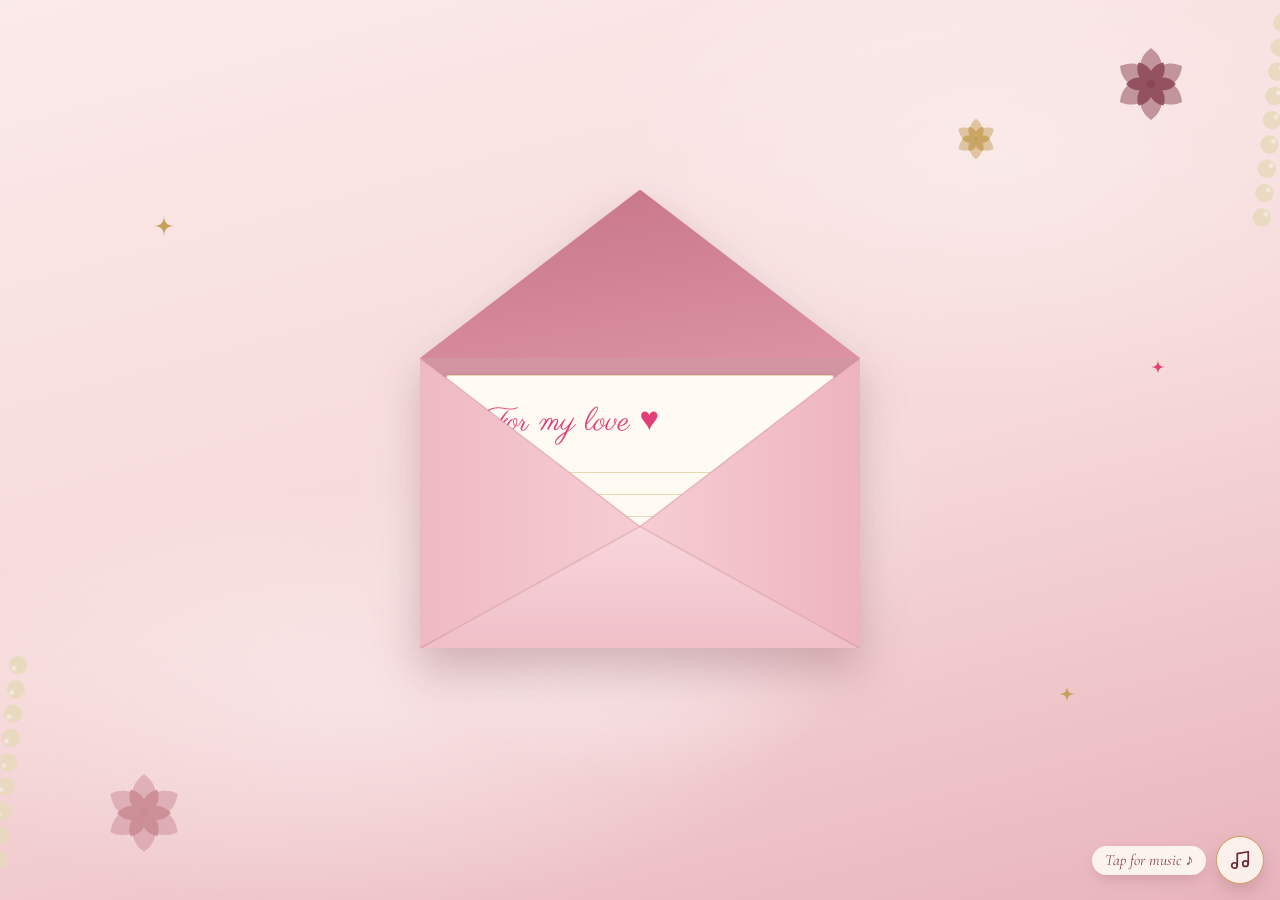
<file: LoveLetter.html>
<!DOCTYPE html>
<html lang="en">
<head>
<meta charset="UTF-8">
<meta name="viewport" content="width=device-width, initial-scale=1.0">
<meta name="theme-color" content="#e8b4bc">
<meta name="description" content="A love letter, just for her.">
<title>A Love Letter ♡</title>
<link rel="preconnect" href="https://fonts.googleapis.com">
<link rel="preconnect" href="https://fonts.gstatic.com" crossorigin>
<link href="https://fonts.googleapis.com/css2?family=Caveat:wght@500;600;700&family=Cormorant+Garamond:ital,wght@0,400;0,500;0,600;1,400;1,500;1,600&family=Parisienne&display=swap" rel="stylesheet">
<style>
/* ===================== RESET & BASE ===================== */
*, *::before, *::after { box-sizing: border-box; margin: 0; padding: 0; }
html { -webkit-text-size-adjust: 100%; }
body {
  font-family: 'Cormorant Garamond', serif;
  background: var(--blush);
  color: var(--ink);
  overflow-x: hidden;
  -webkit-font-smoothing: antialiased;
  -moz-osx-font-smoothing: grayscale;
}
body.is-reading { overflow: hidden; }
button { font: inherit; color: inherit; }

:root {
  --blush: #f6d9d9;
  --blush-light: #fbeaea;
  --soft-rose: #e8b4bc;
  --rose-deep: #d9909e;
  --dusty-pink: #c98a93;
  --peach: #f3d9c4;
  --cream: #fdf8f2;
  --cream-deep: #f7eee2;
  --burgundy: #6b2c39;
  --burgundy-soft: #8c4655;
  --champagne: #e8d9bc;
  --gold: #c6a15b;
  --gold-light: #e3cd9a;
  --paper: #fffaf2;
  --ink: #4a2e33;
  --pop-pink: #e23e77;
}

.sprite-defs { position: absolute; width: 0; height: 0; overflow: hidden; }

/* ===================== STAGE ===================== */
.stage {
  --w: min(86vw, 440px, 66vh);   /* envelope width  */
  --h: calc(var(--w) * .66);     /* envelope height */
  position: relative;
  z-index: 2;
  min-height: 100vh;
  min-height: 100svh;
  display: flex;
  align-items: center;
  justify-content: center;
  padding: calc(var(--h) * .55) 6vw 6vh;
  overflow: hidden;
}

/* pink backdrop lives on its own fixed layer so petals and roses can sit above it */
body::before {
  content: '';
  position: fixed;
  inset: 0;
  z-index: 0;
  background:
    radial-gradient(ellipse 60% 40% at 28% 78%, rgba(255,255,255,0.4), transparent 60%),
    radial-gradient(ellipse 55% 45% at 78% 18%, rgba(255,255,255,0.32), transparent 60%),
    linear-gradient(165deg, var(--blush-light) 0%, var(--blush) 55%, var(--soft-rose) 100%);
}

/* ===================== AMBIENT DECOR ===================== */
.ambient { position: fixed; inset: 0; z-index: 1; overflow: hidden; pointer-events: none; }
.petal { position: absolute; top: -10%; animation: fall linear infinite; }
.petal svg { width: 100%; height: auto; display: block; }
@keyframes fall {
  0%   { transform: translate(0, -10vh) rotate(0deg); }
  50%  { transform: translate(3vw, 55vh) rotate(190deg); }
  100% { transform: translate(-3vw, 120vh) rotate(360deg); }
}
.particle {
  position: absolute; bottom: -5%; border-radius: 50%;
  background: radial-gradient(circle, rgba(255,255,255,0.95), var(--gold-light) 45%, transparent 72%);
  animation: drift-up linear infinite;
}
@keyframes drift-up {
  0%   { transform: translate(0,0); opacity: 0; }
  12%  { opacity: .85; }
  88%  { opacity: .5; }
  100% { transform: translate(2vw, -105vh); opacity: 0; }
}
.rise-heart { position: absolute; bottom: -6%; color: var(--pop-pink); line-height: 1; opacity: 0; animation: rise-heart linear infinite; }
@keyframes rise-heart {
  0%   { transform: translate(0,0) scale(.6); opacity: 0; }
  10%  { opacity: .55; }
  50%  { transform: translate(2vw,-55vh) scale(1); }
  100% { transform: translate(-2vw,-115vh) scale(.8); opacity: 0; }
}

.deco { position: fixed; z-index: 1; pointer-events: none; }
.deco svg { width: 100%; height: auto; display: block; }
.deco--spin svg { animation: spin-slow 44s linear infinite; }
.deco--twinkle { animation: twinkle 2.6s ease-in-out infinite; }
@keyframes spin-slow { to { transform: rotate(360deg); } }
@keyframes twinkle { 0%, 100% { opacity: .35; transform: scale(.85); } 50% { opacity: 1; transform: scale(1.1); } }
.pearls { position: fixed; z-index: 1; width: clamp(140px, 30vw, 220px); color: var(--champagne); opacity: .85; pointer-events: none; }
.pearls svg { width: 100%; height: auto; display: block; }

/* ===================== ENVELOPE ===================== */
.env-wrap {
  position: relative;
  width: var(--w);
  height: var(--h);
  animation: env-enter 1.2s cubic-bezier(.22,.8,.3,1) backwards;
  transition: transform 1.1s cubic-bezier(.5,0,.2,1), opacity .9s ease;
}
@keyframes env-enter {
  from { transform: translateY(70px) rotate(-3deg); opacity: 0; }
  to   { transform: none; opacity: 1; }
}
/* soft light pulsing behind the envelope */
.env-glow {
  position: absolute; left: 50%; top: 50%;
  width: 150%; aspect-ratio: 1;
  transform: translate(-50%, -50%);
  background: radial-gradient(circle, rgba(255,255,255,.8), transparent 62%);
  animation: glow-pulse 4s ease-in-out infinite;
  pointer-events: none;
}
@keyframes glow-pulse { 0%, 100% { opacity: .45; } 50% { opacity: .95; } }

.env-shadow { position: relative; width: 100%; height: 100%; filter: drop-shadow(0 22px 22px rgba(107,44,57,.28)); }
.envelope {
  position: relative;
  width: 100%;
  height: 100%;
  perspective: 1100px;
  cursor: pointer;
  outline: none;
  -webkit-tap-highlight-color: transparent;
}
.envelope:focus-visible { outline: 3px solid rgba(255,255,255,.95); outline-offset: 10px; border-radius: 6px; }

.env-back, .env-front { position: absolute; inset: 0; width: 100%; height: 100%; display: block; }
.env-back  { z-index: 1; }
.env-front { z-index: 3; pointer-events: none; }

/* the small letter tucked inside */
.env-letter {
  position: absolute;
  z-index: 2;
  left: 6%; top: 6%;
  width: 88%; height: 92%;
  background: var(--paper);
  border-radius: 3px;
  box-shadow: 0 1px 4px rgba(107,44,57,.22), inset 0 0 0 1px rgba(198,161,91,.4);
  padding: 7% 8%;
  display: flex;
  flex-direction: column;
  gap: 6%;
  transition: transform 1s cubic-bezier(.45,0,.2,1);
}
.env-letter__to { font-family: 'Parisienne', cursive; color: var(--pop-pink); font-size: calc(var(--w) * .075); line-height: 1; }
.env-letter__lines {
  display: block;
  flex: 1;
  background: repeating-linear-gradient(to bottom, transparent 0, transparent calc(var(--w) * .05 - 1px), rgba(198,161,91,.4) calc(var(--w) * .05 - 1px), rgba(198,161,91,.4) calc(var(--w) * .05));
}

/* the flap: hinged on its top edge, two faces (outside = light, inside = deeper rose) */
.env-flap {
  position: absolute;
  left: 0; top: 0;
  width: 100%; height: 58%;
  z-index: 4;
  transform-origin: 50% 0;
  transform-style: preserve-3d;
  transition: transform .9s cubic-bezier(.5,0,.2,1), z-index 0s;
}
.env-flap__out, .env-flap__in {
  position: absolute; inset: 0;
  clip-path: polygon(0 0, 100% 0, 50% 100%);
  -webkit-backface-visibility: hidden;
  backface-visibility: hidden;
}
.env-flap__out { background: linear-gradient(170deg, #f8d4da, #eeb3bd); }
.env-flap__in  { background: linear-gradient(170deg, #dc93a3, #c67487); transform: rotateY(180deg); }
.env-seal {
  position: absolute;
  left: 50%; top: 100%;
  width: calc(var(--w) * .15);
  aspect-ratio: 1;
  border-radius: 50%;
  transform: translate(-50%, -50%) translateZ(1px);
  -webkit-backface-visibility: hidden;
  backface-visibility: hidden;
  display: grid;
  place-items: center;
  background: radial-gradient(circle at 35% 30%, #d0607c, #8c2f4a 62%, #6b2c39);
  box-shadow: inset 0 -3px 6px rgba(0,0,0,.25), inset 0 2px 3px rgba(255,255,255,.3), 0 3px 8px rgba(107,44,57,.4);
}
.env-seal svg { width: 48%; height: auto; display: block; }

/* stage states (added by script) */
.stage.is-open .env-flap { transform: rotateX(180deg); z-index: 1; transition: transform .9s cubic-bezier(.5,0,.2,1), z-index 0s .45s; }
.stage.is-peek .env-letter { transform: translateY(calc(var(--h) * -.34)); }
.stage.is-lifting .env-letter { transform: translateY(calc(var(--h) * -1.02)); }
.stage.is-reading .env-wrap { transform: translateY(45vh) scale(.88); opacity: 0; }

/* hint under the envelope */
.hint {
  position: absolute;
  top: calc(100% + 26px);
  left: 50%;
  transform: translateX(-50%);
  white-space: nowrap;
  font-style: italic;
  font-weight: 500;
  font-size: clamp(1.05rem, 3.4vw, 1.35rem);
  color: var(--burgundy-soft);
  letter-spacing: .02em;
  opacity: 0;
  transition: opacity .8s ease;
  pointer-events: none;
}
.hint.is-shown { opacity: 1; animation: hint-bob 2.6s ease-in-out infinite; }
@keyframes hint-bob {
  0%, 100% { transform: translateX(-50%) translateY(0); }
  50%      { transform: translateX(-50%) translateY(-5px); }
}

/* ===================== BACK LINK ===================== */
.back-link {
  position: fixed;
  top: 14px; left: 14px;
  z-index: 10;
  padding: 7px 14px;
  border-radius: 999px;
  background: rgba(253,248,242,.85);
  border: 1px solid rgba(198,161,91,.6);
  color: var(--burgundy);
  font-style: italic;
  font-size: 1rem;
  text-decoration: none;
  box-shadow: 0 6px 16px -8px rgba(107,44,57,.4);
  transition: transform .25s ease;
}
.back-link:hover { transform: translateX(-2px); }
body.is-reading .back-link { opacity: 0; pointer-events: none; }

/* "keep reading" cue: appears only when the letter is longer than the screen */
.scroll-cue {
  position: absolute;
  z-index: 2;
  left: 50%;
  bottom: calc((100svh - min(88svh, 780px)) / 2 + 14px);
  transform: translateX(-50%);
  padding: 6px 15px;
  border-radius: 999px;
  border: 1px solid rgba(198,161,91,.7);
  background: rgba(253,248,242,.96);
  color: var(--burgundy-soft);
  font-style: italic;
  font-weight: 600;
  font-size: 1rem;
  cursor: pointer;
  box-shadow: 0 8px 18px -8px rgba(107,44,57,.5);
  opacity: 0;
  pointer-events: none;
  transition: opacity .5s ease;
}
.scroll-cue.is-shown { opacity: 1; pointer-events: auto; animation: hint-bob 2.6s ease-in-out infinite; }

/* ===================== READER (the full letter) ===================== */
.reader {
  position: fixed;
  inset: 0;
  z-index: 20;
  display: flex;
  align-items: center;
  justify-content: center;
  padding: 3svh 4vw;
  visibility: hidden;
}
.reader.is-on { visibility: visible; }
.reader::before {
  content: '';
  position: absolute; inset: 0;
  background: radial-gradient(ellipse at center, rgba(107,44,57,.08), rgba(107,44,57,.34));
  opacity: 0;
  transition: opacity .9s ease;
}
.reader.is-on::before { opacity: 1; }
.reader.is-leaving::before { opacity: 0; transition-duration: .5s; }

.letter {
  --lh: 2.05rem;                       /* one ruled line */
  position: relative;
  z-index: 1;
  width: min(92vw, 540px);
  max-height: min(88svh, 780px);
  overflow-y: auto;
  overscroll-behavior: contain;
  scrollbar-width: thin;
  scrollbar-color: var(--soft-rose) transparent;
  outline: none;
  padding: var(--lh) clamp(22px, 6vw, 44px) calc(var(--lh) * 1.5);
  border-radius: 4px;
  font-family: 'Caveat', cursive;
  font-weight: 500;
  font-size: 1.45rem;
  line-height: var(--lh);
  color: var(--ink);
  background-color: var(--paper);
  background-image: repeating-linear-gradient(to bottom, transparent 0, transparent calc(var(--lh) - 1px), rgba(198,161,91,.3) calc(var(--lh) - 1px), rgba(198,161,91,.3) var(--lh));
  background-attachment: local;
  box-shadow:
    inset 0 0 0 7px var(--paper),
    inset 0 0 0 8px rgba(198,161,91,.45),
    0 30px 60px -20px rgba(107,44,57,.5),
    0 0 0 1px rgba(198,161,91,.35);
}
.reader.is-leaving .letter { opacity: 0; transform: translateY(28px) scale(.97); transition: opacity .5s ease, transform .5s ease; }

.letter__greeting {
  font-family: 'Parisienne', cursive;
  font-weight: 400;
  font-size: 2.3rem;
  line-height: calc(var(--lh) * 2);
  color: var(--pop-pink);
}
.letter p { margin: 0 0 var(--lh); }
.letter .letter__closing { margin-bottom: 0; }
.letter__sign {
  font-family: 'Parisienne', cursive;
  font-weight: 400;
  font-size: 2.1rem;
  line-height: calc(var(--lh) * 2);
  color: var(--pop-pink);
  margin: 0 !important;
}

/* lines of the letter write themselves in, one after another */
.write { opacity: 0; transform: translateY(10px); transition: opacity .9s ease, transform .9s ease; }
.reader.is-written .write { opacity: 1; transform: none; transition-delay: calc(min(var(--i), 9) * .3s); }

.letter__actions {
  display: flex;
  flex-wrap: wrap;
  gap: 10px 12px;
  margin-top: var(--lh);
  font-family: 'Cormorant Garamond', serif;
  font-size: 1.05rem;
  line-height: 1.2;
}
.pill {
  appearance: none;
  cursor: pointer;
  padding: 9px 18px;
  border-radius: 999px;
  border: 1px solid var(--gold);
  background: var(--paper);
  color: var(--burgundy);
  font-style: italic;
  font-weight: 600;
  text-decoration: none;
  transition: background .25s ease, color .25s ease, transform .25s ease;
}
.pill:hover { background: var(--burgundy); color: var(--paper); transform: translateY(-2px); }
.pill:focus-visible { outline: 3px solid rgba(191,111,130,.6); outline-offset: 2px; }
.pill--solid { background: var(--pop-pink); border-color: var(--pop-pink); color: #fff; }
.pill--solid:hover { background: var(--burgundy); border-color: var(--burgundy); }

@media (max-width: 480px) {
  .letter { --lh: 1.9rem; font-size: 1.32rem; }
  .letter__greeting { font-size: 2.05rem; }
  .letter__sign { font-size: 1.9rem; }
}

/* hearts that pop out when the letter slides up */
.burst-heart {
  position: fixed;
  z-index: 30;
  pointer-events: none;
  line-height: 1;
  font-size: var(--s, 20px);
  transform: translate(-50%, -50%);
  animation: heart-burst 1.7s cubic-bezier(.2,.7,.3,1) forwards;
}
@keyframes heart-burst {
  0%   { opacity: 0; transform: translate(-50%, -50%) scale(.3) rotate(0deg); }
  15%  { opacity: 1; }
  100% { opacity: 0; transform: translate(calc(-50% + var(--dx)), calc(-50% + var(--dy))) scale(1.1) rotate(var(--r)); }
}

@media (prefers-reduced-motion: reduce) {
  *, *::before, *::after {
    animation-duration: 0.01ms !important;
    animation-iteration-count: 1 !important;
    animation-delay: 0s !important;
    transition-duration: 0.01ms !important;
    transition-delay: 0s !important;
  }
}
</style>
<noscript><style>.stage{display:none}.reader{visibility:visible;position:static;min-height:100vh}.write{opacity:1;transform:none}.back-link{display:none}</style></noscript>
</head>
<body>

<svg class="sprite-defs" aria-hidden="true">
  <defs>
    <symbol id="icon-rose" viewBox="0 0 100 100">
      <g fill="currentColor">
        <g opacity="0.5">
          <path d="M50,50 C33,42 30,18 50,4 C70,18 67,42 50,50 Z" transform="rotate(0 50 50)"/>
          <path d="M50,50 C33,42 30,18 50,4 C70,18 67,42 50,50 Z" transform="rotate(60 50 50)"/>
          <path d="M50,50 C33,42 30,18 50,4 C70,18 67,42 50,50 Z" transform="rotate(120 50 50)"/>
          <path d="M50,50 C33,42 30,18 50,4 C70,18 67,42 50,50 Z" transform="rotate(180 50 50)"/>
          <path d="M50,50 C33,42 30,18 50,4 C70,18 67,42 50,50 Z" transform="rotate(240 50 50)"/>
          <path d="M50,50 C33,42 30,18 50,4 C70,18 67,42 50,50 Z" transform="rotate(300 50 50)"/>
        </g>
        <g opacity="0.85">
          <path d="M50,50 C40,44 38,28 50,18 C62,28 60,44 50,50 Z" transform="rotate(30 50 50)"/>
          <path d="M50,50 C40,44 38,28 50,18 C62,28 60,44 50,50 Z" transform="rotate(90 50 50)"/>
          <path d="M50,50 C40,44 38,28 50,18 C62,28 60,44 50,50 Z" transform="rotate(150 50 50)"/>
          <path d="M50,50 C40,44 38,28 50,18 C62,28 60,44 50,50 Z" transform="rotate(210 50 50)"/>
          <path d="M50,50 C40,44 38,28 50,18 C62,28 60,44 50,50 Z" transform="rotate(270 50 50)"/>
          <path d="M50,50 C40,44 38,28 50,18 C62,28 60,44 50,50 Z" transform="rotate(330 50 50)"/>
        </g>
        <circle cx="50" cy="50" r="5.5"/>
      </g>
    </symbol>
    <symbol id="icon-petal" viewBox="0 0 40 60">
      <path d="M20,2 C34,14 34,42 20,58 C6,42 6,14 20,2 Z" fill="currentColor"/>
    </symbol>
    <symbol id="icon-star" viewBox="0 0 40 40">
      <path d="M20,0 C21,14 26,19 40,20 C26,21 21,26 20,40 C19,26 14,21 0,20 C14,19 19,14 20,0 Z" fill="currentColor"/>
    </symbol>
    <symbol id="icon-pearls" viewBox="0 0 180 20">
      <g fill="currentColor">
        <circle cx="10" cy="10" r="7.5"/><circle cx="30" cy="10" r="7.5"/><circle cx="50" cy="10" r="7.5"/>
        <circle cx="70" cy="10" r="7.5"/><circle cx="90" cy="10" r="7.5"/><circle cx="110" cy="10" r="7.5"/>
        <circle cx="130" cy="10" r="7.5"/><circle cx="150" cy="10" r="7.5"/><circle cx="170" cy="10" r="7.5"/>
      </g>
      <g fill="#fff" opacity="0.45">
        <circle cx="7" cy="7" r="2"/><circle cx="27" cy="7" r="2"/><circle cx="47" cy="7" r="2"/>
        <circle cx="67" cy="7" r="2"/><circle cx="87" cy="7" r="2"/><circle cx="107" cy="7" r="2"/>
        <circle cx="127" cy="7" r="2"/><circle cx="147" cy="7" r="2"/><circle cx="167" cy="7" r="2"/>
      </g>
    </symbol>
  </defs>
</svg>

<!-- Ambient layer (petals, gold dust, rising hearts) is filled in by the script -->
<div class="ambient" id="ambient" aria-hidden="true"></div>

<!-- Decoration -->
<div class="pearls" style="top:12%;right:-8%;transform:rotate(96deg);" aria-hidden="true"><svg viewBox="0 0 180 20"><use href="#icon-pearls"></use></svg></div>
<div class="pearls" style="bottom:14%;left:-8%;transform:rotate(-84deg);" aria-hidden="true"><svg viewBox="0 0 180 20"><use href="#icon-pearls"></use></svg></div>
<div class="deco deco--spin" style="width:clamp(48px,11vw,78px);top:5%;right:7%;color:var(--burgundy-soft);" aria-hidden="true"><svg viewBox="0 0 100 100"><use href="#icon-rose"></use></svg></div>
<div class="deco deco--spin" style="width:clamp(28px,6vw,44px);top:13%;right:22%;color:var(--gold);" aria-hidden="true"><svg viewBox="0 0 100 100"><use href="#icon-rose"></use></svg></div>
<div class="deco deco--spin" style="width:clamp(52px,12vw,84px);bottom:5%;left:8%;color:var(--dusty-pink);" aria-hidden="true"><svg viewBox="0 0 100 100"><use href="#icon-rose"></use></svg></div>
<div class="deco deco--twinkle" style="width:20px;top:24%;left:12%;color:var(--gold);" aria-hidden="true"><svg viewBox="0 0 40 40"><use href="#icon-star"></use></svg></div>
<div class="deco deco--twinkle" style="width:14px;top:40%;right:9%;color:var(--pop-pink);animation-delay:-1.1s;" aria-hidden="true"><svg viewBox="0 0 40 40"><use href="#icon-star"></use></svg></div>
<div class="deco deco--twinkle" style="width:16px;bottom:22%;right:16%;color:var(--gold);animation-delay:-1.8s;" aria-hidden="true"><svg viewBox="0 0 40 40"><use href="#icon-star"></use></svg></div>


<!-- ===================== ENVELOPE ===================== -->
<main class="stage" id="stage">
  <div class="env-wrap" id="envWrap">
    <div class="env-glow" aria-hidden="true"></div>
    <div class="env-shadow">
      <div class="envelope" id="envelope" role="button" tabindex="0" aria-label="Open the love letter" aria-expanded="false">

        <svg class="env-back" viewBox="0 0 100 66" preserveAspectRatio="none" aria-hidden="true">
          <defs>
            <linearGradient id="gBack" x1="0" y1="0" x2="0" y2="1"><stop offset="0" stop-color="#e6a9b5"/><stop offset="1" stop-color="#d992a1"/></linearGradient>
          </defs>
          <rect width="100" height="66" fill="url(#gBack)"/>
          <polygon points="0,0 100,0 50,38.3" fill="#6b2c39" opacity=".16"/>
        </svg>

        <!-- the letter tucked inside -->
        <div class="env-letter" id="miniLetter" aria-hidden="true">
          <span class="env-letter__to">For my love ♥</span>
          <i class="env-letter__lines"></i>
        </div>

        <!-- front pocket: two sides + bottom fold -->
        <svg class="env-front" viewBox="0 0 100 66" preserveAspectRatio="none" aria-hidden="true">
          <defs>
            <linearGradient id="gL" x1="0" y1="0" x2="1" y2="0"><stop offset="0" stop-color="#efb9c2"/><stop offset="1" stop-color="#f6cdd3"/></linearGradient>
            <linearGradient id="gR" x1="1" y1="0" x2="0" y2="0"><stop offset="0" stop-color="#eeb4be"/><stop offset="1" stop-color="#f6cdd3"/></linearGradient>
            <linearGradient id="gB" x1="0" y1="0" x2="0" y2="1"><stop offset="0" stop-color="#f8d6db"/><stop offset="1" stop-color="#f0bfc8"/></linearGradient>
          </defs>
          <polygon points="0,0 50,38.3 0,66" fill="url(#gL)"/>
          <polygon points="100,0 50,38.3 100,66" fill="url(#gR)"/>
          <polygon points="0,66 50,38.3 100,66" fill="url(#gB)"/>
          <g fill="none" stroke="#c98a93" stroke-opacity=".4" stroke-width=".35" stroke-linejoin="round">
            <polyline points="0,0 50,38.3 100,0"/>
            <polyline points="0,66 50,38.3 100,66"/>
          </g>
        </svg>

        <!-- the flap, sealed with a heart -->
        <div class="env-flap" aria-hidden="true">
          <div class="env-flap__out"></div>
          <div class="env-flap__in"></div>
          <span class="env-seal"><svg viewBox="0 0 100 90"><path d="M50,85 C10,60 0,35 15,18 C28,4 48,10 50,28 C52,10 72,4 85,18 C100,35 90,60 50,85 Z" fill="#fff" opacity=".92"/></svg></span>
        </div>
      </div>
    </div>
    <p class="hint" id="hint">Tap the envelope to open it ♥</p>
  </div>
</main>

<!-- ===================== THE LETTER ===================== -->
<div class="reader" id="reader" role="dialog" aria-modal="true" aria-label="A love letter" aria-hidden="true">
  <article class="letter" id="letter" tabindex="-1">

    <!-- ✎ EDIT YOUR LETTER HERE — keep each paragraph inside its own <p class="write" style="--i:N"> and number them 1, 2, 3… -->
    <h1 class="letter__greeting">My dearest Alena,</h1>

    <p class="write" style="--i:1"><strong>I don’t know how to begin, so I’ll begin with the truth: you are the best thing that has ever happened to me.</strong></p>
    <p class="write" style="--i:2">Happy Birthday,Eris. ❤️</p>
    <p class="write" style="--i:3">I’m truly grateful that you came into my life, especially because I never expected it to happen. Before you, I always told myself that I didn’t want to be in a relationship or court someone while I was still a student and didn’t have a job yet. I had things I wanted to prove to myself first. I wanted to become someone I could be proud of before sharing my life with someone else.</p>
    <p class="write" style="--i:4">And then you came into my life unexpectedly, and somehow, all those things I told myself started to change.</p>
    <p class="write" style="--i:5">I never planned for you, but I’m so thankful that I met you.</p>
    <p class="write" style="--i:6">To be honest, there are still so many things I want to give you. I actually had a gift in mind for you. I was planning to buy you a necklace because I wanted to give you something you could keep and remember me by. Something small, but something that would remind you of me whenever you look at it.</p>
    <p class="write" style="--i:7">But right now, I don’t have enough money to buy it.</p>
    <p class="write" style="--i:8">And I hope you know that it’s not because I don’t want to give you something special. I really do. I just have to be honest about where I am right now. I’m still a student, and I’m still working toward the things I want to achieve in my life.</p>
    <p class="write" style="--i:9">Sometimes I wish I had more so I could give you everything I wanted to. I want to spend more time with you. I want to take you places. I want to be the one who pays for our food, our dates, and the little things we enjoy together. I want to be able to say, <strong>“Don’t worry, I’ve got this.”</strong></p>
    <p class="write" style="--i:10">Maybe I can’t do all of those things right now, but I hope you can understand that my situation today doesn’t define what I want for tomorrow.</p>
    <p class="write" style="--i:11"><strong>Because now, the things I want to achieve are no longer only about myself.</strong></p>
    <p class="write" style="--i:12"><strong>I want to achieve them together with you.</strong></p>
    <p class="write" style="--i:13">I want to finish my studies. I want to build my career. I want to become financially stable. I want to experience more of life, travel to places we’ve never been, try new things together, and create memories that we can look back on someday.</p>
    <p class="write" style="--i:14">I used to think that I had to accomplish everything on my own before I could let someone into my life.</p>
    <p class="write" style="--i:15">But now, I’m starting to realize that maybe having someone beside you while you work toward your dreams can make the journey even more meaningful.</p>
    <p class="write" style="--i:16">I want you to be part of my journey.</p>
    <p class="write" style="--i:17">I want to see you achieve your own dreams too, and I want to be there to support you the same way I hope you’ll support me. I don’t want us to hold each other back from becoming the people we want to be. Instead, I want us to grow together, encourage each other, and celebrate every little achievement along the way.</p>
    <p class="write" style="--i:18">And that is also why I created this website for you.</p>
    <p class="write" style="--i:19">I know it isn't a necklace. It isn't an expensive gift. It isn't something I bought from a store.</p>
    <p class="write" style="--i:20"><strong>I made it myself.</strong></p>
    <p class="write" style="--i:21">I wanted to create something that was made specifically for you, because I wanted to give you something that came from my time, my effort, and my heart.</p>
    <p class="write" style="--i:22">Every little part of it is my way of saying, <strong>“You are important to me.”</strong></p>
    <p class="write" style="--i:23">I wanted to put our memories, the things I want to say to you, and the little things that remind me of you in one place. Something you can come back to whenever you want.</p>
    <p class="write" style="--i:24">Maybe one day, when we look back at this website, we'll laugh at how simple it was compared to everything we'll have accomplished by then.</p>
    <p class="write" style="--i:25">Maybe we'll look at the things we dreamed about and realize that we actually achieved them.</p>
    <p class="write" style="--i:26">And I hope that when that day comes, you'll remember that this was where it started.</p>
    <p class="write" style="--i:27">With two people who were still figuring life out.</p>
    <p class="write" style="--i:29">With me not having everything I wanted yet.</p>
    <p class="write" style="--i:30">But with a heart that genuinely wanted to build something beautiful with you.</p>
    <p class="write" style="--i:31">I may not have everything right now, but I promise you that I am working toward becoming the person I want to be.</p>
    <p class="write" style="--i:32">And if you allow me, I want you beside me while I do it.</p>
    <p class="write" style="--i:33">I want to experience the simple days with you, the difficult days, the exciting days, and eventually the days when we can finally say, <strong>“We made it.”</strong></p>
    <p class="write" style="--i:34">I don't know exactly where life will take us. I can't promise that everything will always be easy. But I can promise that what I feel for you is real, and that I will always treasure the time, memories, and moments we share.</p>
    <p class="write" style="--i:35">Thank you for coming into my life when I least expected it.</p>
    <p class="write" style="--i:36">Thank you for making me feel things I never thought I would feel.</p>
    <p class="write" style="--i:37">Thank you for becoming someone I look forward to seeing, talking to, and spending time with.</p>
    <p class="write" style="--i:38">And most importantly, thank you for giving me another reason to dream about the future.</p>
    <p class="write" style="--i:39">So today, on your birthday, I don't just want to wish you happiness.</p>
    <p class="write" style="--i:40"><strong>I want to be part of that happiness.</strong></p>
    <p class="write" style="--i:41">I want to see you smile.</p>
    <p class="write" style="--i:42">I want to see you achieve your dreams.</p>
    <p class="write" style="--i:43">I want to make memories with you.</p>
    <p class="write" style="--i:44">I want to grow with you.</p>
    <p class="write" style="--i:45">And someday, I want us to look back at this chapter of our lives and say, <strong>“We started with almost nothing, but we had each other, and we built something beautiful.”</strong></p>
    <p class="write" style="--i:46">Until then, I'll keep working on my dreams, and I hope you'll keep working on yours.</p>
    <p class="write" style="--i:47">And maybe, somewhere along the way, our dreams will become <strong>our dreams</strong>.</p>
    <p class="write" style="--i:48"><strong>Happy Birthday, Bebi. ❤️</strong></p>
    <p class="write" style="--i:49">I’m so grateful that you came into my life.</p>
    <p class="write" style="--i:50">And out of all the unexpected things that have happened to me, meeting you is one of the things I will always be thankful for.</p>
    <p class="write" style="--i:51"><strong>This website is just a small gift, but the meaning behind it is simple:</strong></p>
    <p class="write" style="--i:52"><strong>I wanted to create something for the person who unexpectedly became such a beautiful part of my life.</strong></p>
    <p class="write" style="--i:53">I love you. ❤️</p>
    <p class="write letter__closing" style="--i:54">Forever yours,</p>
    <p class="write letter__sign" style="--i:55">Dence</p>

    <!-- ✎ end of letter -->

    <div class="write letter__actions" style="--i:56">
      <button class="pill pill--solid" id="foldBtn" type="button">Fold it back</button>
    </div>
  </article>
  <button class="scroll-cue" id="scrollCue" type="button" tabindex="-1" aria-hidden="true">keep reading ↓</button>
</div>

<script>
(function () {
  'use strict';

  var $ = function (s) { return document.querySelector(s); };
  var reduced = window.matchMedia && window.matchMedia('(prefers-reduced-motion: reduce)').matches;
  function ms(n) { return reduced ? Math.min(n, 80) : n; }
  function rand(a, b) { return Math.random() * (b - a) + a; }
  function on(el, type, fn, opts) { if (el) el.addEventListener(type, fn, opts); }

  var stage = $('#stage'), envWrap = $('#envWrap'), envelope = $('#envelope'), mini = $('#miniLetter');
  var hint = $('#hint'), reader = $('#reader'), letter = $('#letter'), foldBtn = $('#foldBtn'), cue = $('#scrollCue');

  // entering -> ready -> opening -> reading -> closing -> ready
  var state = 'entering';
  var cueDone = false;

  // "keep reading" cue: only when the letter is longer than the screen, and only until she scrolls
  function updateCue() {
    if (letter.scrollTop > 24) cueDone = true;
    var scrollable = letter.scrollHeight > letter.clientHeight + 24;
    cue.classList.toggle('is-shown', state === 'reading' && scrollable && !cueDone);
  }

  /* ---------- Intro: flap opens, the letter peeks out ---------- */
  function intro() {
    setTimeout(function () { stage.classList.add('is-open'); }, ms(900));
    setTimeout(function () { stage.classList.add('is-peek'); }, ms(1700));
    setTimeout(function () {
      if (state !== 'entering') return;
      state = 'ready';
      hint.classList.add('is-shown');
    }, ms(2600));
  }

  /* ---------- Open: the letter slides out, then unfolds full size ---------- */
  function requestOpen() {
    if (state === 'opening' || state === 'reading' || state === 'closing') return;
    var early = state === 'entering';           // tapped before the intro finished
    state = 'opening';
    hint.classList.remove('is-shown');
    envelope.setAttribute('aria-expanded', 'true');
    stage.classList.add('is-open', 'is-peek');
    setTimeout(function () {
      stage.classList.add('is-lifting');        // letter rises completely out of the envelope
      burstHearts();
      setTimeout(revealLetter, ms(1100));
    }, ms(early ? 900 : 0));
  }

  // FLIP: start the big letter exactly where the small one is, then let it grow into place.
  function revealLetter() {
    letter.style.transition = 'none';
    letter.style.transform = '';
    letter.style.clipPath = '';
    letter.scrollTop = 0;

    var m = mini.getBoundingClientRect();       // small letter, out of the envelope
    var b = letter.getBoundingClientRect();     // where the big letter will rest
    var sx = m.width / b.width;
    var dx = m.left - b.left;
    var dy = m.top - b.top;
    var crop = Math.max(0, Math.min(100, (1 - (m.height / sx) / b.height) * 100));

    letter.style.transformOrigin = '0 0';
    letter.style.transform = 'translate(' + dx + 'px,' + dy + 'px) scale(' + sx + ')';
    letter.style.clipPath = 'inset(0 0 ' + crop + '% 0)';

    reader.classList.remove('is-leaving');
    reader.classList.add('is-on');
    reader.setAttribute('aria-hidden', 'false');
    mini.style.visibility = 'hidden';           // the paper now "is" the big letter
    stage.classList.add('is-reading');          // the envelope drops away
    stage.setAttribute('inert', '');
    document.body.classList.add('is-reading');

    void letter.offsetWidth;                    // commit the starting frame

    var dur = reduced ? '0.01s' : '1.15s';
    var ease = 'cubic-bezier(.22,.8,.24,1)';
    letter.style.transition = 'transform ' + dur + ' ' + ease + ', clip-path ' + dur + ' ' + ease;
    letter.style.transform = 'translate(0,0) scale(1)';
    letter.style.clipPath = 'inset(0 0 0% 0)';

    setTimeout(function () { reader.classList.add('is-written'); }, ms(950));
    setTimeout(function () {
      // hand control back to the stylesheet (restores the paper's shadow)
      letter.style.transition = '';
      letter.style.transform = '';
      letter.style.transformOrigin = '';
      letter.style.clipPath = '';
      state = 'reading';
      letter.focus({ preventScroll: true });
      cueDone = false;
      setTimeout(updateCue, ms(2200));          // after the first lines have written in
    }, ms(1250));
  }

  /* ---------- Close: fold the letter back into the envelope ---------- */
  function closeLetter() {
    if (state !== 'reading') return;
    state = 'closing';
    cue.classList.remove('is-shown');
    reader.classList.remove('is-written');
    reader.classList.add('is-leaving');
    stage.classList.remove('is-reading');       // envelope floats back up
    mini.style.visibility = '';

    setTimeout(function () {
      reader.classList.remove('is-on', 'is-leaving');
      reader.setAttribute('aria-hidden', 'true');
      stage.removeAttribute('inert');
      document.body.classList.remove('is-reading');
      stage.classList.remove('is-lifting');     // letter slides back into the envelope
      envelope.setAttribute('aria-expanded', 'false');
    }, ms(550));

    setTimeout(function () {
      state = 'ready';
      hint.classList.add('is-shown');
      envelope.focus({ preventScroll: true });
    }, ms(1700));
  }

  /* ---------- Hearts that pop out as the letter rises ---------- */
  function burstHearts() {
    if (reduced) return;
    var r = envelope.getBoundingClientRect();
    var glyphs = ['♥', '♥', '♡', '✦'];
    var colors = ['#e23e77', '#e8b4bc', '#c6a15b', '#d9909e', '#8c4655'];
    for (var i = 0; i < 12; i++) {
      var h = document.createElement('span');
      h.className = 'burst-heart';
      h.textContent = glyphs[Math.floor(rand(0, glyphs.length))];
      h.style.left = (r.left + r.width * rand(.25, .75)) + 'px';
      h.style.top = (r.top + r.height * .15) + 'px';
      h.style.color = colors[Math.floor(rand(0, colors.length))];
      h.style.setProperty('--s', rand(14, 30).toFixed(0) + 'px');
      h.style.setProperty('--dx', rand(-110, 110).toFixed(0) + 'px');
      h.style.setProperty('--dy', rand(-220, -80).toFixed(0) + 'px');
      h.style.setProperty('--r', rand(-45, 45).toFixed(0) + 'deg');
      h.addEventListener('animationend', function () { this.remove(); });
      document.body.appendChild(h);
    }
  }

  /* ---------- Ambient: petals, gold dust, rising hearts ---------- */
  function initAmbient() {
    if (reduced) return;
    var box = $('#ambient');
    var small = window.innerWidth < 600;
    var petalColors = ['#e23e77', '#e8b4bc', '#d9909e', '#fffdfb', '#f3d9c4', '#c98a93'];
    var i, el;
    for (i = 0; i < (small ? 10 : 18); i++) {
      el = document.createElement('div');
      el.className = 'petal';
      el.style.left = rand(0, 100).toFixed(1) + '%';
      el.style.width = rand(12, 26).toFixed(0) + 'px';
      el.style.color = petalColors[Math.floor(rand(0, petalColors.length))];
      el.style.opacity = rand(.55, .9).toFixed(2);
      el.style.animationDuration = rand(11, 20).toFixed(1) + 's';
      el.style.animationDelay = '-' + rand(0, 20).toFixed(1) + 's';
      el.innerHTML = '<svg viewBox="0 0 40 60"><use href="#icon-petal"></use></svg>';
      box.appendChild(el);
    }
    for (i = 0; i < (small ? 12 : 20); i++) {
      el = document.createElement('div');
      var size = rand(4, 10).toFixed(1) + 'px';
      el.className = 'particle';
      el.style.left = rand(0, 100).toFixed(1) + '%';
      el.style.width = el.style.height = size;
      el.style.animationDuration = rand(9, 16).toFixed(1) + 's';
      el.style.animationDelay = '-' + rand(0, 16).toFixed(1) + 's';
      box.appendChild(el);
    }
    for (i = 0; i < (small ? 5 : 8); i++) {
      el = document.createElement('span');
      el.className = 'rise-heart';
      el.textContent = '♥';
      el.style.left = rand(3, 96).toFixed(1) + '%';
      el.style.fontSize = rand(12, 24).toFixed(0) + 'px';
      el.style.animationDuration = rand(10, 18).toFixed(1) + 's';
      el.style.animationDelay = '-' + rand(0, 18).toFixed(1) + 's';
      box.appendChild(el);
    }
  }

  /* ---------- Wire it up ---------- */
  // Start the intro first, so nothing below can ever stop the flap from opening.
  try { initAmbient(); } catch (err) { if (window.console) console.error(err); }
  intro();

  // Listen on the window (capture phase) so no other script on the page can swallow the tap.
  window.addEventListener('click', function (e) {
    if (e.target && e.target.closest && e.target.closest('#envelope')) requestOpen();
  }, true);
  on(envelope, 'keydown', function (e) {
    if (e.key === 'Enter' || e.key === ' ') { e.preventDefault(); requestOpen(); }
  });
  on(foldBtn, 'click', closeLetter);
  on(letter, 'scroll', updateCue, { passive: true });
  on(cue, 'click', function () {
    letter.scrollBy({ top: letter.clientHeight * .7, behavior: reduced ? 'auto' : 'smooth' });
  });
  on(reader, 'click', function (e) { if (e.target === reader) closeLetter(); });
  document.addEventListener('keydown', function (e) { if (e.key === 'Escape') closeLetter(); });

  // restored from the browser's back/forward cache: start from a clean envelope
  window.addEventListener('pageshow', function (e) {
    if (!e.persisted) return;
    reader.classList.remove('is-on', 'is-leaving', 'is-written');
    cue.classList.remove('is-shown');
    stage.classList.remove('is-reading', 'is-lifting');
    stage.removeAttribute('inert');
    document.body.classList.remove('is-reading');
    mini.style.visibility = '';
    state = 'ready';
    hint.classList.add('is-shown');
  });
})();
</script>
<script src="music.js"></script>
</body>
</html>
</file>
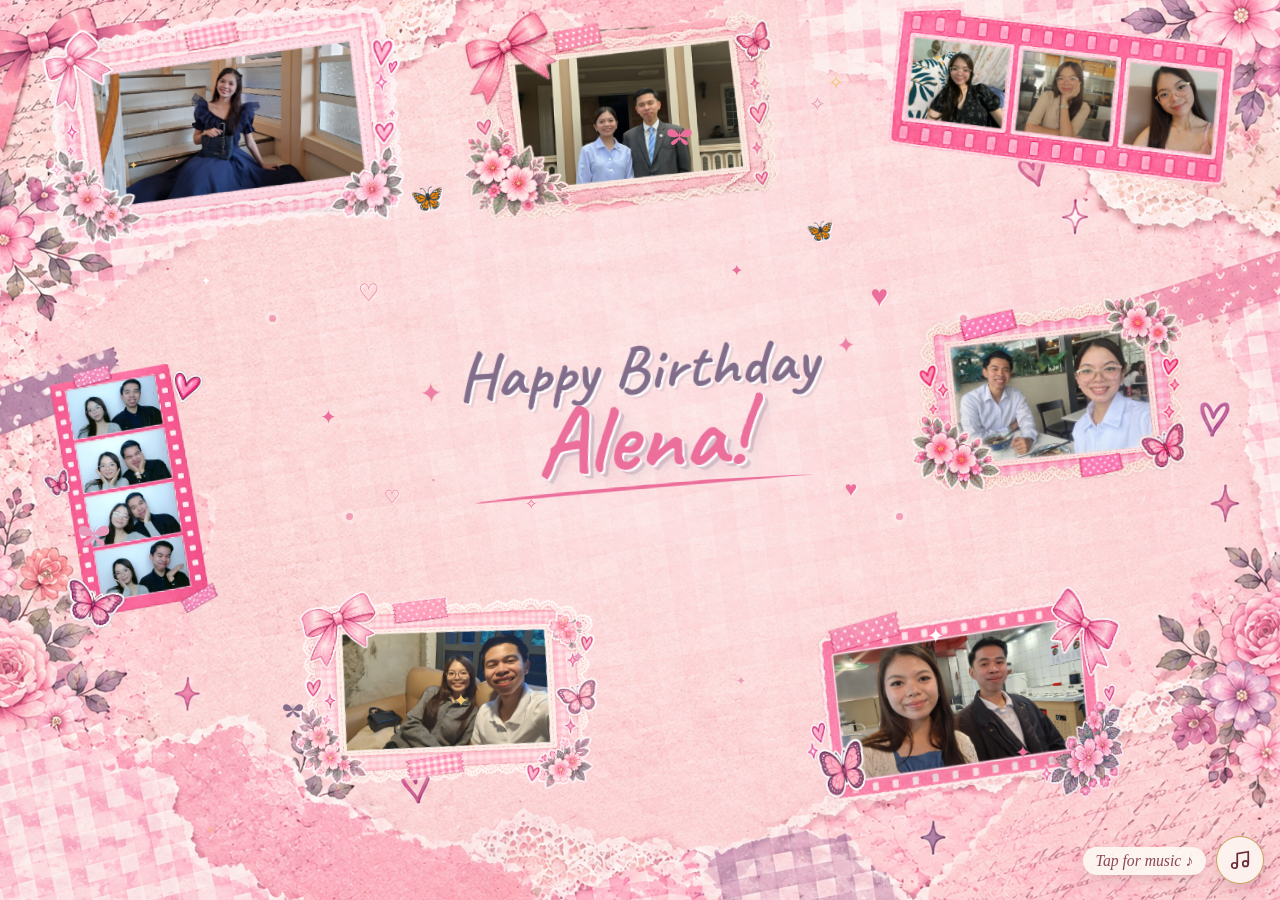
<file: Scrapbook.html>
<!DOCTYPE html>
<html lang="en">
<head>
<meta charset="UTF-8">
<meta name="viewport" content="width=device-width, initial-scale=1.0">

<title>Happy Birthday Alena!</title>

<link rel="preconnect" href="https://fonts.googleapis.com">
<link rel="preconnect" href="https://fonts.gstatic.com" crossorigin>

<link
    href="https://fonts.googleapis.com/css2?family=Caveat:wght@500;600;700&family=Nunito:wght@400;600;700&display=swap"
    rel="stylesheet"
>

<style>

/* ============================================================
   HAPPY BIRTHDAY ALENA
   ALIVE SCRAPBOOK VERSION
   ============================================================ */


/* ============================================================
   COLORS
   ============================================================ */

:root {
    --purple: #826E8B;
    --pink: #EB6E9B;
    --rose: #E69CBA;
    --blush: #F4B3C7;
    --pale: #F5CDD0;
    --white: #ffffff;
}


/* ============================================================
   RESET
   ============================================================ */

* {
    box-sizing: border-box;
}

html,
body {
    margin: 0;
    padding: 0;

    width: 100%;
    height: 100%;

    overflow: hidden;
}

body {
    background: var(--pale);
    font-family: 'Nunito', sans-serif;
}
/* =========================
   BACK TO HOME BUTTON
   ========================= */

.back-button {
  position: fixed;
  top: 24px;
  left: 24px;
  z-index: 9999;

  display: inline-flex;
  align-items: center;
  gap: 8px;

  padding: 10px 18px;

  border: 1px solid rgba(139, 63, 82, 0.25);
  border-radius: 999px;

  background: rgba(255, 248, 249, 0.82);
  backdrop-filter: blur(10px);

  color: #8b3f52;

  font-family: 'Cormorant Garamond', serif;
  font-size: 16px;
  text-decoration: none;

  box-shadow: 0 5px 18px rgba(107, 44, 57, 0.12);

  transition:
    transform 0.3s ease,
    background 0.3s ease,
    box-shadow 0.3s ease;
}

.back-button span:first-child {
  font-family: Arial, sans-serif;
  font-size: 19px;
  line-height: 1;
}

.back-button:hover {
  transform: translateX(-3px);

  background: rgba(255, 255, 255, 0.95);

  box-shadow:
    0 8px 24px rgba(107, 44, 57, 0.18);
}

.back-button:active {
  transform: scale(0.96);
}

/* ============================================================
   MAIN SCRAPBOOK
   ============================================================ */

.scrapbook {
    position: relative;

    width: 100vw;
    height: 100vh;

    overflow: hidden;

    isolation: isolate;

    background: var(--pale);
}


/* ============================================================
   BACKGROUND
   ============================================================ */

.background-image {
    position: absolute;

    inset: -2%;

    width: 104%;
    height: 104%;

    z-index: 0;

    background-image: url("images/Background.png");

    background-position: center center;
    background-repeat: no-repeat;
    background-size: cover;

    transform-origin: center;

    animation:
        backgroundReveal 1.4s ease-out both,
        backgroundBreath 14s ease-in-out 1.4s infinite alternate;
}


/* ============================================================
   SOFT PINK LIGHT OVERLAY
   ============================================================ */

.scrapbook::before {
    content: "";

    position: absolute;

    inset: 0;

    z-index: 1;

    pointer-events: none;

    background:
        radial-gradient(
            circle at 50% 45%,
            rgba(255,255,255,.22),
            transparent 38%
        );

    animation: softLight 6s ease-in-out infinite alternate;
}


/* ============================================================
   PHOTO AREA
   ============================================================ */

.mobile-flow {
    position: relative;

    width: 100%;
    height: 100%;

    z-index: 3;
}


/* ============================================================
   PHOTO BASE
   ============================================================ */

.photo {
    position: absolute;

    z-index: 4;

    opacity: 0;

    will-change: transform, opacity;

    animation:
        photoEnter .9s cubic-bezier(.18,.89,.32,1.28) forwards;
}


/*
   IMPORTANT:

   .photo handles the entrance animation.

   .photo-float handles the continuous floating animation.

   This prevents the two transforms from fighting each other.
*/

.photo-float {
    width: 100%;

    will-change: transform;

    animation:
        gentleFloat 5s ease-in-out infinite;
}


/* ============================================================
   PHOTOS

   The images already contain their scrapbook frames.
   Therefore no additional border/frame is added.
   ============================================================ */

.photo img {
    display: block;

    width: 100%;
    height: auto;

    max-width: none;

    border: none;
    border-radius: 0;
    box-shadow: none;
    filter: none;

    object-fit: contain;
}


/* ============================================================
   TOP LEFT — PHOTO 7
   ============================================================ */

.photo7 {
    left: 3.5%;
    top: 1%;

    width: 28%;

    z-index: 4;

    transform:
        translate(-60px, -30px)
        rotate(-2deg)
        scale(.88);

    animation-delay: .65s;
}

.photo7 .photo-float {
    animation-duration: 5.8s;
    animation-delay: 3.0s;
}


/* ============================================================
   TOP CENTER — PHOTO 5
   ============================================================ */

.photo5 {
    left: 36%;
    top: 1%;

    width: 25%;

    z-index: 4;

    transform:
        translateY(-55px)
        rotate(-1deg)
        scale(.88);

    animation-delay: .85s;
}

.photo5 .photo-float {
    animation-duration: 6.5s;
    animation-delay: 3.2s;
}


/* ============================================================
   TOP RIGHT — PHOTO 1
   ============================================================ */

.photo1 {
    left: 69%;
    top: -3%;

    width: 28%;

    z-index: 4;

    transform:
        translate(60px, -30px)
        rotate(2deg)
        scale(.88);

    animation-delay: 1.05s;
}

.photo1 .photo-float {
    animation-duration: 5.5s;
    animation-delay: 3.4s;
}


/* ============================================================
   LEFT MIDDLE — PHOTO 6
   ============================================================ */

.photo6 {
    left: 3%;
    top: 40%;

    width: 14%;

    z-index: 5;

    transform:
        translate(-60px, 25px)
        rotate(-4deg)
        scale(.88);

    animation-delay: 1.25s;
}

.photo6 .photo-float {
    animation-duration: 6.8s;
    animation-delay: 3.6s;
}


/* ============================================================
   RIGHT MIDDLE — PHOTO 2
   ============================================================ */

.photo2 {
    left: 71%;
    top: 32%;

    width: 22%;

    z-index: 4;

    transform:
        translate(60px, 20px)
        rotate(2deg)
        scale(.88);

    animation-delay: 1.45s;
}

.photo2 .photo-float {
    animation-duration: 5.9s;
    animation-delay: 3.1s;
}


/* ============================================================
   BOTTOM LEFT — PHOTO 3
   ============================================================ */

.photo3 {
    left: 23%;
    top: 60%;

    width: 24%;

    z-index: 4;

    transform:
        translate(-40px, 50px)
        rotate(3deg)
        scale(.88);

    animation-delay: 1.65s;
}

.photo3 .photo-float {
    animation-duration: 6.3s;
    animation-delay: 3.7s;
}


/* ============================================================
   BOTTOM RIGHT — PHOTO 4
   ============================================================ */

.photo4 {
    left: 62%;
    top: 65%;

    width: 27%;

    z-index: 4;

    transform:
        translate(50px, 50px)
        rotate(-2deg)
        scale(.88);

    animation-delay: 1.85s;
}

.photo4 .photo-float {
    animation-duration: 5.7s;
    animation-delay: 3.3s;
}


/* ============================================================
   CENTER BIRTHDAY TITLE
   ============================================================ */

.title-block {
    position: absolute;

    left: 31%;
    top: 38%;

    width: 38%;

    z-index: 20;

    text-align: center;

    pointer-events: none;

    opacity: 0;

    transform:
        translateY(20px)
        scale(.72)
        rotate(-3deg);

    animation:
        titleReveal 1.2s cubic-bezier(.17,.89,.32,1.25)
        3s forwards;
}


/* ============================================================
   TITLE FLOAT
   ============================================================ */

.title-inner {
    animation:
        titleFloat 5s ease-in-out 4.5s infinite;
}


/* ============================================================
   TITLE TEXT
   ============================================================ */

.title-line {
    margin: 0;

    font-family: 'Caveat', cursive;

    font-weight: 700;

    line-height: .82;

    letter-spacing: 1px;

    white-space: nowrap;
}


/* Happy Birthday */

.title-line--1 {
    font-size: clamp(
        38px,
        5vw,
        76px
    );

    color: var(--purple);

    text-shadow:
        2px 2px 0 rgba(255,255,255,.95),
        4px 4px 0 rgba(130,110,139,.15);
}


/* Alena */

.title-line--2 {
    margin-top: 5px;

    font-size: clamp(
        60px,
        7.5vw,
        115px
    );

    color: var(--pink);

    text-shadow:
        2px 2px 0 rgba(255,255,255,.95),
        5px 5px 0 rgba(130,110,139,.25),
        7px 7px 12px rgba(130,110,139,.15);
}


/* ============================================================
   TITLE UNDERLINE
   ============================================================ */

.birthday-underline {
    position: relative;

    width: 70%;
    height: 12px;

    margin: 5px auto 0;

    overflow: hidden;
}

.birthday-underline::after {
    content: "";

    position: absolute;

    left: 50%;
    top: 2px;

    width: 100%;
    height: 5px;

    border-radius: 50%;

    border-top: 4px solid var(--pink);

    transform:
        translateX(-50%)
        rotate(-2deg)
        scaleX(0);

    transform-origin: center;

    animation:
        underlineDraw .7s ease-out 3.65s forwards;
}


/* ============================================================
   TITLE SPARKLES
   ============================================================ */

.title-block::before,
.title-block::after {
    content: "✦";

    position: absolute;

    color: var(--pink);

    font-family: 'Caveat', cursive;

    opacity: 0;

    animation:
        sparkleAppear .8s ease-out 3.7s forwards,
        sparkleFloat 3s ease-in-out 4.6s infinite;
}

.title-block::before {
    left: 5%;
    top: 15%;

    font-size: clamp(
        20px,
        2.2vw,
        34px
    );
}

.title-block::after {
    right: 5%;
    top: 0;

    font-size: clamp(
        18px,
        1.8vw,
        30px
    );
}


/* ============================================================
   FLOATING DECORATIONS
   ============================================================ */

.decoration {
    position: absolute;

    z-index: 15;

    pointer-events: none;

    user-select: none;

    opacity: 0;
}


/* ============================================================
   HEARTS
   ============================================================ */

.heart {
    color: var(--pink);

    font-family: Arial, sans-serif;

    text-shadow:
        1px 1px 0 rgba(255,255,255,.8);

    animation:
        decorationAppear .7s ease-out forwards,
        heartFloat 6s ease-in-out infinite;
}


/* left heart */

.heart1 {
    left: 28%;
    top: 31%;

    font-size: 24px;

    animation-delay: 3.5s, 4.2s;
}


/* right heart */

.heart2 {
    left: 68%;
    top: 31%;

    font-size: 30px;

    animation-delay: 3.7s, 4.5s;
}


/* lower left */

.heart3 {
    left: 30%;
    top: 54%;

    font-size: 18px;

    animation-delay: 3.9s, 4.7s;
}


/* lower right */

.heart4 {
    left: 66%;
    top: 53%;

    font-size: 21px;

    animation-delay: 4.1s, 4.9s;
}


/* ============================================================
   BUTTERFLIES
   ============================================================ */

.butterfly {
    color: var(--rose);

    font-size: 27px;

    text-shadow:
        1px 1px 0 white;

    animation:
        decorationAppear .8s ease-out forwards,
        butterflyFloat 7s ease-in-out infinite;
}

.butterfly1 {
    left: 32%;
    top: 20%;

    animation-delay: 4s, 4.8s;
}

.butterfly2 {
    left: 63%;
    top: 24%;

    font-size: 22px;

    animation-delay: 4.3s, 5.1s;
}


/* ============================================================
   LITTLE STARS
   ============================================================ */

.star {
    color: var(--pink);

    font-family: 'Caveat', cursive;

    animation:
        decorationAppear .6s ease-out forwards,
        starPulse 2.5s ease-in-out infinite;
}

.star1 {
    left: 25%;
    top: 45%;

    font-size: 20px;

    animation-delay: 4s, 4.8s;
}

.star2 {
    left: 72%;
    top: 46%;

    font-size: 25px;

    animation-delay: 4.2s, 5s;
}

.star3 {
    left: 57%;
    top: 29%;

    font-size: 16px;

    animation-delay: 4.4s, 5.2s;
}

.star4 {
    left: 41%;
    top: 55%;

    font-size: 15px;

    animation-delay: 4.6s, 5.4s;
}


/* ============================================================
   SMALL FLOATING DOTS
   ============================================================ */

.dot {
    width: 7px;
    height: 7px;

    border-radius: 50%;

    background: rgba(235,110,155,.55);

    box-shadow:
        0 0 0 4px rgba(255,255,255,.25);

    animation:
        decorationAppear .6s ease-out forwards,
        dotFloat 5s ease-in-out infinite;
}

.dot1 {
    left: 21%;
    top: 35%;

    animation-delay: 4s, 4.5s;
}

.dot2 {
    left: 75%;
    top: 35%;

    animation-delay: 4.2s, 4.8s;
}

.dot3 {
    left: 27%;
    top: 57%;

    animation-delay: 4.4s, 5.1s;
}

.dot4 {
    left: 70%;
    top: 57%;

    animation-delay: 4.6s, 5.3s;
}


/* ============================================================
   PHOTO GLOW
   Very subtle so the scrapbook still looks natural.
   ============================================================ */

.photo::after {
    content: "";

    position: absolute;

    inset: 8%;

    z-index: -1;

    border-radius: 50%;

    background: rgba(255,255,255,.18);

    filter: blur(18px);

    opacity: 0;

    animation:
        photoGlow 4s ease-in-out 4s infinite alternate;
}


/* ============================================================
   ENTRANCE ANIMATION
   ============================================================ */

@keyframes photoEnter {

    0% {
        opacity: 0;

        transform:
            translate(
                var(--start-x, 0),
                var(--start-y, 0)
            )
            rotate(var(--rotation, 0deg))
            scale(.88);
    }

    65% {
        opacity: 1;

        transform:
            translate(0,0)
            rotate(
                calc(var(--rotation, 0deg) - 1deg)
            )
            scale(1.03);
    }

    100% {
        opacity: 1;

        transform:
            translate(0,0)
            rotate(var(--rotation, 0deg))
            scale(1);
    }
}


/* ============================================================
   CONTINUOUS PHOTO FLOAT
   ============================================================ */

@keyframes gentleFloat {

    0% {
        transform:
            translate3d(0,0,0)
            rotate(0deg);
    }

    25% {
        transform:
            translate3d(0,-6px,0)
            rotate(.35deg);
    }

    50% {
        transform:
            translate3d(0,-10px,0)
            rotate(-.45deg);
    }

    75% {
        transform:
            translate3d(0,-5px,0)
            rotate(.3deg);
    }

    100% {
        transform:
            translate3d(0,0,0)
            rotate(0deg);
    }
}


/* ============================================================
   BACKGROUND MOVEMENT
   ============================================================ */

@keyframes backgroundReveal {

    from {
        opacity: 0;

        transform: scale(1.07);
    }

    to {
        opacity: 1;

        transform: scale(1);
    }
}


@keyframes backgroundBreath {

    from {
        transform: scale(1);
    }

    to {
        transform: scale(1.025);
    }
}


/* ============================================================
   SOFT LIGHT
   ============================================================ */

@keyframes softLight {

    from {
        opacity: .55;
    }

    to {
        opacity: 1;
    }
}


/* ============================================================
   TITLE ENTRANCE
   ============================================================ */

@keyframes titleReveal {

    0% {
        opacity: 0;

        transform:
            translateY(20px)
            scale(.72)
            rotate(-3deg);
    }

    55% {
        opacity: 1;

        transform:
            translateY(-5px)
            scale(1.06)
            rotate(-3deg);
    }

    75% {
        transform:
            translateY(2px)
            scale(.98)
            rotate(-3deg);
    }

    100% {
        opacity: 1;

        transform:
            translateY(0)
            scale(1)
            rotate(-3deg);
    }
}


/* ============================================================
   TITLE FLOAT
   ============================================================ */

@keyframes titleFloat {

    0% {
        transform:
            translateY(0)
            rotate(0deg);
    }

    50% {
        transform:
            translateY(-5px)
            rotate(.5deg);
    }

    100% {
        transform:
            translateY(0)
            rotate(0deg);
    }
}


/* ============================================================
   UNDERLINE
   ============================================================ */

@keyframes underlineDraw {

    from {
        transform:
            translateX(-50%)
            rotate(-2deg)
            scaleX(0);
    }

    to {
        transform:
            translateX(-50%)
            rotate(-2deg)
            scaleX(1);
    }
}


/* ============================================================
   SPARKLE
   ============================================================ */

@keyframes sparkleAppear {

    0% {
        opacity: 0;

        transform:
            scale(.2)
            rotate(-30deg);
    }

    70% {
        opacity: 1;

        transform:
            scale(1.2)
            rotate(10deg);
    }

    100% {
        opacity: .85;

        transform:
            scale(1)
            rotate(0);
    }
}


@keyframes sparkleFloat {

    0% {
        transform: translateY(0) rotate(0);
    }

    50% {
        transform: translateY(-7px) rotate(10deg);
    }

    100% {
        transform: translateY(0) rotate(0);
    }
}


/* ============================================================
   HEART FLOAT
   ============================================================ */

@keyframes heartFloat {

    0% {
        transform:
            translate(0,0)
            rotate(-5deg);
    }

    25% {
        transform:
            translate(5px,-8px)
            rotate(4deg);
    }

    50% {
        transform:
            translate(-3px,-15px)
            rotate(-3deg);
    }

    75% {
        transform:
            translate(5px,-8px)
            rotate(5deg);
    }

    100% {
        transform:
            translate(0,0)
            rotate(-5deg);
    }
}


/* ============================================================
   BUTTERFLY FLOAT
   ============================================================ */

@keyframes butterflyFloat {

    0% {
        transform:
            translate(0,0)
            rotate(-8deg);
    }

    25% {
        transform:
            translate(8px,-10px)
            rotate(5deg);
    }

    50% {
        transform:
            translate(-4px,-20px)
            rotate(-5deg);
    }

    75% {
        transform:
            translate(-10px,-9px)
            rotate(8deg);
    }

    100% {
        transform:
            translate(0,0)
            rotate(-8deg);
    }
}


/* ============================================================
   STAR PULSE
   ============================================================ */

@keyframes starPulse {

    0%,
    100% {
        opacity: .45;

        transform:
            scale(.8)
            rotate(0);
    }

    50% {
        opacity: 1;

        transform:
            scale(1.25)
            rotate(20deg);
    }
}


/* ============================================================
   DOT FLOAT
   ============================================================ */

@keyframes dotFloat {

    0% {
        transform: translateY(0);
    }

    50% {
        transform: translateY(-12px);
    }

    100% {
        transform: translateY(0);
    }
}


/* ============================================================
   DECORATION APPEAR
   ============================================================ */

@keyframes decorationAppear {

    from {
        opacity: 0;

        transform:
            scale(.2)
            rotate(-20deg);
    }

    to {
        opacity: 1;

        transform:
            scale(1)
            rotate(0);
    }
}


/* ============================================================
   PHOTO GLOW
   ============================================================ */

@keyframes photoGlow {

    from {
        opacity: 0;
    }

    to {
        opacity: .5;
    }
}


/* ============================================================
   TABLET
   ============================================================ */

@media (min-width: 601px) and (max-width: 1199px) {

    html,
    body {
        width: 100%;
        height: 100%;

        overflow: hidden;
    }

    .scrapbook {
        width: 100vw;
        height: 100vh;
    }

    .photo7 {
        left: 3%;
        top: 7%;
        width: 28%;
    }

    .photo5 {
        left: 36%;
        top: 5%;
        width: 25%;
    }

    .photo1 {
        left: 69%;
        top: 5%;
        width: 28%;
    }

    .photo6 {
        left: 2.5%;
        top: 40%;
        width: 14%;
    }

    .photo2 {
        left: 71%;
        top: 41%;
        width: 18%;
    }

    .photo3 {
        left: 23%;
        top: 69%;
        width: 24%;
    }

    .photo4 {
        left: 62%;
        top: 70%;
        width: 27%;
    }

    .title-block {
        left: 30%;
        top: 34%;
        width: 40%;
    }

    .title-line--1 {
        font-size: 5vw;
    }

    .title-line--2 {
        font-size: 7.5vw;
    }

    .heart1 {
        left: 27%;
    }

    .heart2 {
        left: 67%;
    }
}


/* ============================================================
   MOBILE
   ============================================================ */

@media (max-width: 600px) {

    html,
    body {
        width: 100%;
        height: auto;

        overflow-x: hidden;
        overflow-y: auto;
    }


    .scrapbook {
        width: 100%;
        height: auto;

        min-height: 100vh;

        overflow: hidden;
    }


    .background-image {
        position: fixed;

        inset: 0;

        width: 100%;
        height: 100%;
    }


    .mobile-flow {
        display: flex;

        flex-direction: column;

        height: auto;

        padding-top: 15px;
    }


    /* --------------------------------------------------------
       TITLE
       -------------------------------------------------------- */

    .title-block {
        position: relative;

        left: auto;
        top: auto;

        width: 100%;

        order: -1;

        padding:
            25px 10px 15px;

        margin: 0 auto 10px;

        transform:
            translateY(15px)
            scale(.72)
            rotate(-2deg);

        animation-delay: 1s;
    }


    .title-inner {
        animation:
            titleFloat 5s ease-in-out 2.5s infinite;
    }


    .title-line--1 {
        font-size: 42px;
    }


    .title-line--2 {
        font-size: 68px;
    }


    /* --------------------------------------------------------
       PHOTOS
       -------------------------------------------------------- */

    .photo {
        position: relative;

        left: auto !important;
        top: auto !important;

        width: 88% !important;

        margin:
            18px auto;

        transform:
            translateY(25px)
            scale(.9);

        animation:
            mobilePhotoEnter
            .8s
            cubic-bezier(.18,.89,.32,1.28)
            forwards;
    }


    .photo-float {
        animation:
            mobileFloat
            5s
            ease-in-out
            infinite;
    }


    .photo7 {
        animation-delay: 1.8s;
    }

    .photo5 {
        animation-delay: 2s;
    }

    .photo1 {
        animation-delay: 2.2s;
    }

    .photo6 {
        animation-delay: 2.4s;
    }

    .photo2 {
        animation-delay: 2.6s;
    }

    .photo3 {
        animation-delay: 2.8s;
    }

    .photo4 {
        animation-delay: 3s;
    }



/* Mobile */
@media (max-width: 600px) {
  .back-button {
    top: 16px;
    left: 16px;

    padding: 8px 14px;
    font-size: 15px;
  }
}

    /* --------------------------------------------------------
       DECORATIONS
       -------------------------------------------------------- */

    .decoration {
        display: none;
    }
}


/* ============================================================
   MOBILE PHOTO ENTRANCE
   ============================================================ */

@keyframes mobilePhotoEnter {

    from {
        opacity: 0;

        transform:
            translateY(35px)
            scale(.88);
    }

    65% {
        opacity: 1;

        transform:
            translateY(-5px)
            scale(1.02);
    }

    to {
        opacity: 1;

        transform:
            translateY(0)
            scale(1);
    }
}


/* ============================================================
   MOBILE FLOAT
   ============================================================ */

@keyframes mobileFloat {

    0% {
        transform: translateY(0) rotate(0);
    }

    50% {
        transform: translateY(-5px) rotate(.3deg);
    }

    100% {
        transform: translateY(0) rotate(0);
    }
}


/* ============================================================
   REDUCED MOTION
   ============================================================ */

@media (prefers-reduced-motion: reduce) {

    *,
    *::before,
    *::after {
        animation-duration: .01ms !important;
        animation-delay: 0ms !important;
        animation-iteration-count: 1 !important;
    }
}

</style>
<link rel="stylesheet" href="slow-photos.css">
</head>


<body>

<div class="scrapbook">

    <!-- ======================================================
         BACKGROUND
         ====================================================== -->

    <div class="background-image"></div>


    <!-- ======================================================
         CENTER TITLE
         ====================================================== -->

    <div class="title-block" aria-label="Happy Birthday Alena">

        <div class="title-inner">

            <p class="title-line title-line--1">
                Happy Birthday
            </p>

            <p class="title-line title-line--2">
                Alena!
            </p>

            <div class="birthday-underline"></div>

        </div>

    </div>


    <!-- ======================================================
         FLOATING DECORATIONS
         ====================================================== -->

    <span class="decoration heart heart1">♡</span>
    <span class="decoration heart heart2">♥</span>
    <span class="decoration heart heart3">♡</span>
    <span class="decoration heart heart4">♥</span>

    <span class="decoration butterfly butterfly1">🦋</span>
    <span class="decoration butterfly butterfly2">🦋</span>

    <span class="decoration star star1">✦</span>
    <span class="decoration star star2">✧</span>
    <span class="decoration star star3">✦</span>
    <span class="decoration star star4">✧</span>

    <span class="decoration dot dot1"></span>
    <span class="decoration dot dot2"></span>
    <span class="decoration dot dot3"></span>
    <span class="decoration dot dot4"></span>


    <!-- ======================================================
         PHOTOS
         ====================================================== -->

    <div class="mobile-flow">

        <div class="photo photo7"
             style="--rotation:-2deg; --start-x:-60px; --start-y:-30px;">
            <div class="photo-float">
                <img src="images/photo7.jpg" alt="Photo 7">
            </div>
        </div>


        <div class="photo photo5"
             style="--rotation:-1deg; --start-x:0px; --start-y:-55px;">
            <div class="photo-float">
                <img src="images/photo5.jpg" alt="Photo 5">
            </div>
        </div>


        <div class="photo photo1"
             style="--rotation:2deg; --start-x:60px; --start-y:-30px;">
            <div class="photo-float">
                <img src="images/photo1.jpg" alt="Photo 1">
            </div>
        </div>


        <div class="photo photo6"
             style="--rotation:-4deg; --start-x:-60px; --start-y:25px;">
            <div class="photo-float">
                <img src="images/photo6.jpg" alt="Photo 6">
            </div>
        </div>


        <div class="photo photo2"
             style="--rotation:2deg; --start-x:60px; --start-y:20px;">
            <div class="photo-float">
                <img src="images/photo2.jpg" alt="Photo 2">
            </div>
        </div>


        <div class="photo photo3"
             style="--rotation:3deg; --start-x:-40px; --start-y:50px;">
            <div class="photo-float">
                <img src="images/photo3.jpg" alt="Photo 3">
            </div>
        </div>


        <div class="photo photo4"
             style="--rotation:-2deg; --start-x:50px; --start-y:50px;">
            <div class="photo-float">
                <img src="images/photo4.jpg" alt="Photo 4">
            </div>
        </div>

    </div>

</div>
<script src="music.js"></script>
<script src="scrapbook-magic.js"></script>
</body>
</html>
</file>
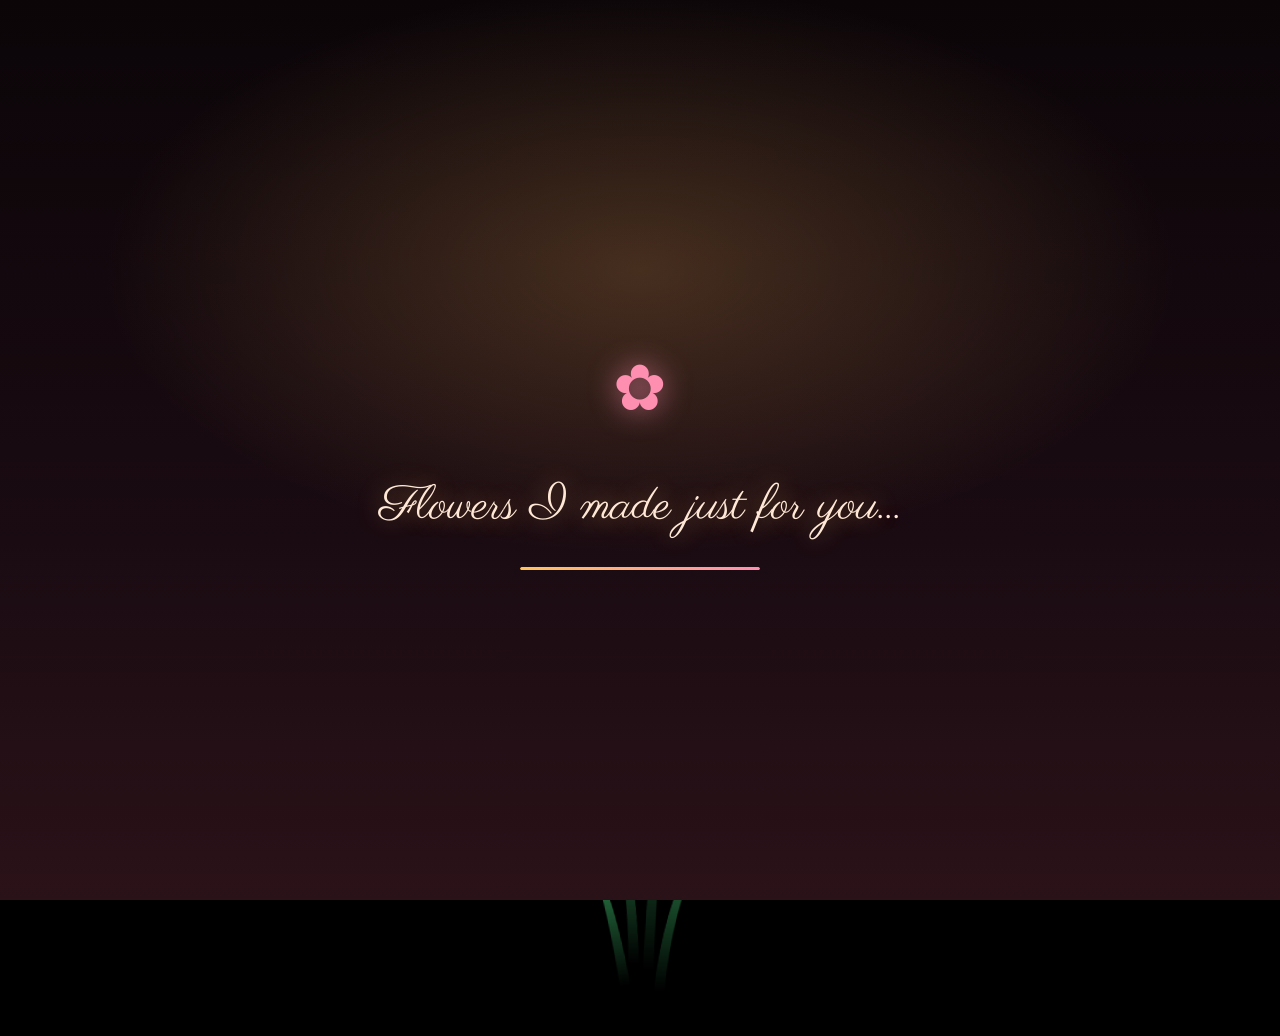
<file: thumbelina-bouquet.html>
<!DOCTYPE html>
<html lang="en">
<head>
<meta charset="UTF-8">
<meta name="viewport" content="width=device-width, initial-scale=1.0">
<link rel="preconnect" href="https://fonts.googleapis.com">
<link rel="preconnect" href="https://fonts.gstatic.com" crossorigin>
<link href="https://fonts.googleapis.com/css2?family=Parisienne&family=Pacifico&display=swap" rel="stylesheet">

<title>A Magical Bouquet ✿</title>
<style>
*,
*::after,
*::before {
  padding: 0;
  margin: 0;
  box-sizing: border-box;
}

:root {
  --dark-color: #000;
}

body {
  display: flex;
  align-items: flex-end;
  justify-content: center;
  min-height: 100vh;
  background-color: var(--dark-color);
  overflow: hidden;
  perspective: 1000px;
}
/* =========================
   BACK TO HOME BUTTON
   ========================= */

.back-button {
  position: fixed;
  top: 24px;
  left: 24px;
  z-index: 9999;

  display: inline-flex;
  align-items: center;
  gap: 8px;

  padding: 10px 18px;

  border: 1px solid rgba(139, 63, 82, 0.25);
  border-radius: 999px;

  background: rgba(255, 248, 249, 0.82);
  backdrop-filter: blur(10px);

  color: #8b3f52;

  font-family: 'Cormorant Garamond', serif;
  font-size: 16px;
  text-decoration: none;

  box-shadow: 0 5px 18px rgba(107, 44, 57, 0.12);

  transition:
    transform 0.3s ease,
    background 0.3s ease,
    box-shadow 0.3s ease;
}

.back-button span:first-child {
  font-family: Arial, sans-serif;
  font-size: 19px;
  line-height: 1;
}

.back-button:hover {
  transform: translateX(-3px);

  background: rgba(255, 255, 255, 0.95);

  box-shadow:
    0 8px 24px rgba(107, 44, 57, 0.18);
}

.back-button:active {
  transform: scale(0.96);
}


/* Mobile */
@media (max-width: 600px) {
  .back-button {
    top: 16px;
    left: 16px;

    padding: 8px 14px;
    font-size: 15px;
  }
}
.night {
  position: fixed;
  left: 50%;
  top: 0;
  transform: translateX(-50%);
  width: 100%;
  height: 100%;
  background-image: radial-gradient(ellipse at top, transparent 0%, var(--dark-color)), radial-gradient(ellipse at bottom, var(--dark-color), rgba(255, 190, 140, 0.25)), repeating-linear-gradient(220deg, rgb(0, 0, 0) 0px, rgb(0, 0, 0) 18.5px, transparent 19.5px, transparent 21px, rgb(0, 0, 0) 22px), repeating-linear-gradient(189deg, rgb(0, 0, 0) 0px, rgb(0, 0, 0) 18.5px, transparent 19.5px, transparent 21px, rgb(0, 0, 0) 22px), repeating-linear-gradient(148deg, rgb(0, 0, 0) 0px, rgb(0, 0, 0) 18.5px, transparent 19.5px, transparent 21px, rgb(0, 0, 0) 22px), linear-gradient(90deg, rgb(255, 183, 94), rgb(255, 245, 230));
}

.flowers {
  position: relative;
  transform: scale(0.9);
}

.flower {
  position: absolute;
  bottom: 10vmin;
  transform-origin: bottom center;
  z-index: 10;
  --fl-speed: 0.8s;
}
.flower--1 {
  animation: moving-flower-1 4s linear infinite;
}
.flower--1 .flower__line {
  height: 70vmin;
  animation-delay: 0.3s;
}
.flower--1 .flower__line__leaf--1 {
  animation: blooming-leaf-right var(--fl-speed) 1.6s backwards;
}
.flower--1 .flower__line__leaf--2 {
  animation: blooming-leaf-right var(--fl-speed) 1.4s backwards;
}
.flower--1 .flower__line__leaf--3 {
  animation: blooming-leaf-left var(--fl-speed) 1.2s backwards;
}
.flower--1 .flower__line__leaf--4 {
  animation: blooming-leaf-left var(--fl-speed) 1s backwards;
}
.flower--1 .flower__line__leaf--5 {
  animation: blooming-leaf-right var(--fl-speed) 1.8s backwards;
}
.flower--1 .flower__line__leaf--6 {
  animation: blooming-leaf-left var(--fl-speed) 2s backwards;
}
.flower--2 {
  left: 50%;
  transform: rotate(20deg);
  animation: moving-flower-2 4s linear infinite;
}
.flower--2 .flower__leafs::after {
  background-color: #ffcf6b;
}
.flower--2 .flower__leaf {
  background-color: #ffc35c;
  background-image: linear-gradient(to top, #e8790a, #ffc35c);
}
.flower--2 .flower__leaf--4 {
  background-image: linear-gradient(to top, #c65f00, #ffc35c);
}
.flower--2 .flower__line {
  height: 60vmin;
  animation-delay: 0.6s;
}
.flower--2 .flower__line__leaf--1 {
  animation: blooming-leaf-right var(--fl-speed) 1.9s backwards;
}
.flower--2 .flower__line__leaf--2 {
  animation: blooming-leaf-right var(--fl-speed) 1.7s backwards;
}
.flower--2 .flower__line__leaf--3 {
  animation: blooming-leaf-left var(--fl-speed) 1.5s backwards;
}
.flower--2 .flower__line__leaf--4 {
  animation: blooming-leaf-left var(--fl-speed) 1.3s backwards;
}
.flower--3 {
  left: 50%;
  transform: rotate(-15deg);
  animation: moving-flower-3 4s linear infinite;
}
.flower--3 .flower__leafs::after {
  background-color: #c9a2ff;
}
.flower--3 .flower__leaf {
  background-color: #c9a2ff;
  background-image: linear-gradient(to top, #7b2fd1, #c9a2ff);
}
.flower--3 .flower__leaf--4 {
  background-image: linear-gradient(to top, #5c1fa3, #c9a2ff);
}
.flower--3 .flower__line {
  animation-delay: 0.9s;
}
.flower--3 .flower__line__leaf--1 {
  animation: blooming-leaf-right var(--fl-speed) 2.5s backwards;
}
.flower--3 .flower__line__leaf--2 {
  animation: blooming-leaf-right var(--fl-speed) 2.3s backwards;
}
.flower--3 .flower__line__leaf--3 {
  animation: blooming-leaf-left var(--fl-speed) 2.1s backwards;
}
.flower--3 .flower__line__leaf--4 {
  animation: blooming-leaf-left var(--fl-speed) 1.9s backwards;
}
.flower--4 {
  left: 50%;
  transform: rotate(38deg);
  animation: moving-flower-4 4s linear infinite;
}
.flower--4 .flower__leafs::after {
  background-color: #ff8a5c;
}
.flower--4 .flower__leaf {
  background-color: #ff8a5c;
  background-image: linear-gradient(to top, #c23616, #ff8a5c);
}
.flower--4 .flower__leaf--4 {
  background-image: linear-gradient(to top, #9c2a10, #ff8a5c);
}
.flower--4 .flower__line {
  height: 50vmin;
  animation-delay: 1.2s;
}
.flower--4 .flower__line__leaf--1 {
  animation: blooming-leaf-right var(--fl-speed) 2.8s backwards;
}
.flower--4 .flower__line__leaf--2 {
  animation: blooming-leaf-right var(--fl-speed) 2.6s backwards;
}
.flower--4 .flower__line__leaf--3 {
  animation: blooming-leaf-left var(--fl-speed) 2.4s backwards;
}
.flower--4 .flower__line__leaf--4 {
  animation: blooming-leaf-left var(--fl-speed) 2.2s backwards;
}
.flower--5 {
  left: 50%;
  transform: rotate(-35deg);
  animation: moving-flower-5 4s linear infinite;
}
.flower--5 .flower__leafs::after {
  background-color: #a9c0ff;
}
.flower--5 .flower__leaf {
  background-color: #a9c0ff;
  background-image: linear-gradient(to top, #3a5bc7, #a9c0ff);
}
.flower--5 .flower__leaf--4 {
  background-image: linear-gradient(to top, #2a4499, #a9c0ff);
}
.flower--5 .flower__line {
  height: 48vmin;
  animation-delay: 1.5s;
}
.flower--5 .flower__line__leaf--1 {
  animation: blooming-leaf-right var(--fl-speed) 3.1s backwards;
}
.flower--5 .flower__line__leaf--2 {
  animation: blooming-leaf-right var(--fl-speed) 2.9s backwards;
}
.flower--5 .flower__line__leaf--3 {
  animation: blooming-leaf-left var(--fl-speed) 2.7s backwards;
}
.flower--5 .flower__line__leaf--4 {
  animation: blooming-leaf-left var(--fl-speed) 2.5s backwards;
}
.flower--6 {
  left: 50%;
  transform: rotate(9deg);
  animation: moving-flower-6 4s linear infinite;
}
.flower--6 .flower__leafs::after {
  background-color: #fff0b8;
}
.flower--6 .flower__leaf {
  background-color: #fff0b8;
  background-image: linear-gradient(to top, #e0a940, #fff0b8);
}
.flower--6 .flower__leaf--4 {
  background-image: linear-gradient(to top, #b8830f, #fff0b8);
}
.flower--6 .flower__line {
  height: 45vmin;
  animation-delay: 1.8s;
}
.flower--6 .flower__line__leaf--1 {
  animation: blooming-leaf-right var(--fl-speed) 3.4s backwards;
}
.flower--6 .flower__line__leaf--2 {
  animation: blooming-leaf-right var(--fl-speed) 3.2s backwards;
}
.flower--6 .flower__line__leaf--3 {
  animation: blooming-leaf-left var(--fl-speed) 3s backwards;
}
.flower--6 .flower__line__leaf--4 {
  animation: blooming-leaf-left var(--fl-speed) 2.8s backwards;
}
.flower--7 {
  left: 50%;
  transform: rotate(-8deg);
  animation: moving-flower-7 4s linear infinite;
}
.flower--7 .flower__leafs::after {
  background-color: #ff8fb0;
}
.flower--7 .flower__leaf {
  background-color: #ff8fb0;
  background-image: linear-gradient(to top, #d6316f, #ff8fb0);
}
.flower--7 .flower__leaf--4 {
  background-image: linear-gradient(to top, #b3225a, #ff8fb0);
}
.flower--7 .flower__line {
  height: 52vmin;
  animation-delay: 2.1s;
}
.flower--7 .flower__line__leaf--1 {
  animation: blooming-leaf-right var(--fl-speed) 3.7s backwards;
}
.flower--7 .flower__line__leaf--2 {
  animation: blooming-leaf-right var(--fl-speed) 3.5s backwards;
}
.flower--7 .flower__line__leaf--3 {
  animation: blooming-leaf-left var(--fl-speed) 3.3s backwards;
}
.flower--7 .flower__line__leaf--4 {
  animation: blooming-leaf-left var(--fl-speed) 3.1s backwards;
}
.flower--8 {
  left: 50%;
  transform: rotate(-45deg);
  animation: moving-flower-8 4s linear infinite;
}
.flower--8 .flower__leafs::after {
  background-color: #d9c2ff;
}
.flower--8 .flower__leaf {
  background-color: #d9c2ff;
  background-image: linear-gradient(to top, #6b3fa0, #d9c2ff);
}
.flower--8 .flower__leaf--4 {
  background-image: linear-gradient(to top, #4d2b78, #d9c2ff);
}
.flower--8 .flower__line {
  height: 41vmin;
  animation-delay: 2.4s;
}
.flower--8 .flower__line__leaf--1 {
  animation: blooming-leaf-right var(--fl-speed) 4s backwards;
}
.flower--8 .flower__line__leaf--2 {
  animation: blooming-leaf-right var(--fl-speed) 3.8s backwards;
}
.flower--8 .flower__line__leaf--3 {
  animation: blooming-leaf-left var(--fl-speed) 3.6s backwards;
}
.flower--8 .flower__line__leaf--4 {
  animation: blooming-leaf-left var(--fl-speed) 3.4s backwards;
}
.flower--9 {
  left: 50%;
  transform: rotate(-26deg);
  animation: moving-flower-9 4s linear infinite;
}
.flower--9 .flower__leafs::after {
  background-color: #ff6fc4;
}
.flower--9 .flower__leaf {
  background-color: #ff6fc4;
  background-image: linear-gradient(to top, #a3126b, #ff6fc4);
}
.flower--9 .flower__leaf--4 {
  background-image: linear-gradient(to top, #7d0d52, #ff6fc4);
}
.flower--9 .flower__line {
  height: 46vmin;
  animation-delay: 2.7s;
}
.flower--9 .flower__line__leaf--1 {
  animation: blooming-leaf-right var(--fl-speed) 4.3s backwards;
}
.flower--9 .flower__line__leaf--2 {
  animation: blooming-leaf-right var(--fl-speed) 4.1s backwards;
}
.flower--9 .flower__line__leaf--3 {
  animation: blooming-leaf-left var(--fl-speed) 3.9s backwards;
}
.flower--9 .flower__line__leaf--4 {
  animation: blooming-leaf-left var(--fl-speed) 3.7s backwards;
}
.flower--10 {
  left: 50%;
  transform: rotate(29deg);
  animation: moving-flower-10 4s linear infinite;
}
.flower--10 .flower__leafs::after {
  background-color: #ffcfa3;
}
.flower--10 .flower__leaf {
  background-color: #ffcfa3;
  background-image: linear-gradient(to top, #d97b3f, #ffcfa3);
}
.flower--10 .flower__leaf--4 {
  background-image: linear-gradient(to top, #b05f28, #ffcfa3);
}
.flower--10 .flower__line {
  height: 45vmin;
  animation-delay: 3s;
}
.flower--10 .flower__line__leaf--1 {
  animation: blooming-leaf-right var(--fl-speed) 4.6s backwards;
}
.flower--10 .flower__line__leaf--2 {
  animation: blooming-leaf-right var(--fl-speed) 4.4s backwards;
}
.flower--10 .flower__line__leaf--3 {
  animation: blooming-leaf-left var(--fl-speed) 4.2s backwards;
}
.flower--10 .flower__line__leaf--4 {
  animation: blooming-leaf-left var(--fl-speed) 4s backwards;
}
.flower--11 {
  left: 50%;
  transform: rotate(47deg);
  animation: moving-flower-11 4s linear infinite;
}
.flower--11 .flower__leafs::after {
  background-color: #e0485a;
}
.flower--11 .flower__leaf {
  background-color: #e0485a;
  background-image: linear-gradient(to top, #7a1220, #e0485a);
}
.flower--11 .flower__leaf--4 {
  background-image: linear-gradient(to top, #5c0d18, #e0485a);
}
.flower--11 .flower__line {
  height: 40vmin;
  animation-delay: 3.3s;
}
.flower--11 .flower__line__leaf--1 {
  animation: blooming-leaf-right var(--fl-speed) 4.9s backwards;
}
.flower--11 .flower__line__leaf--2 {
  animation: blooming-leaf-right var(--fl-speed) 4.7s backwards;
}
.flower--11 .flower__line__leaf--3 {
  animation: blooming-leaf-left var(--fl-speed) 4.5s backwards;
}
.flower--11 .flower__line__leaf--4 {
  animation: blooming-leaf-left var(--fl-speed) 4.3s backwards;
}
.flower--12 {
  left: 50%;
  transform: rotate(-3deg);
  animation: moving-flower-12 4s linear infinite;
}
.flower--12 .flower__leafs::after {
  background-color: #fff0b8;
}
.flower--12 .flower__leaf {
  background-color: #fff0b8;
  background-image: linear-gradient(to top, #e0a940, #fff0b8);
}
.flower--12 .flower__leaf--4 {
  background-image: linear-gradient(to top, #b8830f, #fff0b8);
}
.flower--12 .flower__line {
  height: 62vmin;
  animation-delay: 3.6s;
}
.flower--12 .flower__line__leaf--1 {
  animation: blooming-leaf-right var(--fl-speed) 5.2s backwards;
}
.flower--12 .flower__line__leaf--2 {
  animation: blooming-leaf-right var(--fl-speed) 5s backwards;
}
.flower--12 .flower__line__leaf--3 {
  animation: blooming-leaf-left var(--fl-speed) 4.8s backwards;
}
.flower--12 .flower__line__leaf--4 {
  animation: blooming-leaf-left var(--fl-speed) 4.6s backwards;
}
.flower--13 {
  left: 50%;
  transform: rotate(14deg);
  animation: moving-flower-13 4s linear infinite;
}
.flower--13 .flower__leafs::after {
  background-color: #ff8a5c;
}
.flower--13 .flower__leaf {
  background-color: #ff8a5c;
  background-image: linear-gradient(to top, #c23616, #ff8a5c);
}
.flower--13 .flower__leaf--4 {
  background-image: linear-gradient(to top, #9c2a10, #ff8a5c);
}
.flower--13 .flower__line {
  height: 43vmin;
  animation-delay: 3.9s;
}
.flower--13 .flower__line__leaf--1 {
  animation: blooming-leaf-right var(--fl-speed) 5.5s backwards;
}
.flower--13 .flower__line__leaf--2 {
  animation: blooming-leaf-right var(--fl-speed) 5.3s backwards;
}
.flower--13 .flower__line__leaf--3 {
  animation: blooming-leaf-left var(--fl-speed) 5.1s backwards;
}
.flower--13 .flower__line__leaf--4 {
  animation: blooming-leaf-left var(--fl-speed) 4.9s backwards;
}
.flower__leafs {
  position: relative;
  animation: blooming-flower 2s backwards;
}
.flower__leafs--1 {
  animation-delay: 1.1s;
}
.flower__leafs--2 {
  animation-delay: 1.4s;
}
.flower__leafs--3 {
  animation-delay: 1.7s;
}
.flower__leafs--4 {
  animation-delay: 2s;
}
.flower__leafs--5 {
  animation-delay: 2.3s;
}
.flower__leafs--6 {
  animation-delay: 2.6s;
}
.flower__leafs--7 {
  animation-delay: 2.9s;
}
.flower__leafs--8 {
  animation-delay: 3.2s;
}
.flower__leafs--9 {
  animation-delay: 3.5s;
}
.flower__leafs--10 {
  animation-delay: 3.8s;
}
.flower__leafs--11 {
  animation-delay: 4.1s;
}
.flower__leafs--12 {
  animation-delay: 4.4s;
}
.flower__leafs--13 {
  animation-delay: 4.7s;
}
.flower__leafs::after {
  content: "";
  position: absolute;
  left: 0;
  top: -4vmin;
  transform: translate(-50%, -50%);
  width: 36vmin;
  height: 36vmin;
  background-color: #ff8fb0;
  -webkit-mask-image: radial-gradient(circle, rgba(0, 0, 0, 0.13) 0%, rgba(0, 0, 0, 0) 68%);
  mask-image: radial-gradient(circle, rgba(0, 0, 0, 0.13) 0%, rgba(0, 0, 0, 0) 68%);
  pointer-events: none;
}
.flower__leaf {
  position: absolute;
  bottom: 0;
  left: 50%;
  width: 8vmin;
  height: 11vmin;
  border-radius: 51% 49% 47% 53%/44% 45% 55% 69%;
  background-color: #ff8fb0;
  background-image: linear-gradient(to top, #d6316f, #ff8fb0);
  transform-origin: bottom center;
  opacity: 0.9;
  box-shadow: inset 0 0 2vmin rgba(255, 255, 255, 0.5);
}
.flower__leaf--1 {
  transform: translate(-10%, 1%) rotateY(40deg) rotateX(-50deg);
}
.flower__leaf--2 {
  transform: translate(-50%, -4%) rotateX(40deg);
}
.flower__leaf--3 {
  transform: translate(-90%, 0%) rotateY(45deg) rotateX(50deg);
}
.flower__leaf--4 {
  width: 8vmin;
  height: 8vmin;
  transform-origin: bottom left;
  border-radius: 4vmin 10vmin 4vmin 4vmin;
  transform: translate(-0%, 18%) rotateX(70deg) rotate(-43deg);
  background-image: linear-gradient(to top, #b3225a, #ff8fb0);
  z-index: 1;
  opacity: 0.8;
}
.flower__white-circle {
  position: absolute;
  left: -3.5vmin;
  top: -3vmin;
  width: 9vmin;
  height: 4vmin;
  border-radius: 50%;
  background-color: #fff;
}
.flower__white-circle::after {
  content: "";
  position: absolute;
  left: 50%;
  top: 45%;
  transform: translate(-50%, -50%);
  width: 60%;
  height: 60%;
  border-radius: inherit;
  background-image: repeating-linear-gradient(135deg, rgba(0, 0, 0, 0.03) 0px, rgba(0, 0, 0, 0.03) 1px, transparent 1px, transparent 12px), repeating-linear-gradient(45deg, rgba(0, 0, 0, 0.03) 0px, rgba(0, 0, 0, 0.03) 1px, transparent 1px, transparent 12px), linear-gradient(90deg, rgb(255, 235, 18), rgb(255, 206, 0));
}
.flower__line {
  height: 55vmin;
  width: 1.5vmin;
  background-image: linear-gradient(to left, rgba(0, 0, 0, 0.2), transparent, rgba(255, 255, 255, 0.2)), linear-gradient(to top, transparent 10%, #1e6b3a, #4caf6e);
  box-shadow: inset 0 0 2px rgba(0, 0, 0, 0.5);
  animation: grow-flower-tree 4s backwards;
}
.flower__line__leaf {
  --w: 7vmin;
  --h: calc(var(--w) + 2vmin);
  position: absolute;
  top: 20%;
  left: 90%;
  width: var(--w);
  height: var(--h);
  border-top-right-radius: var(--h);
  border-bottom-left-radius: var(--h);
  background-image: linear-gradient(to top, rgba(30, 107, 58, 0.4), #4caf6e);
}
.flower__line__leaf--1 {
  transform: rotate(70deg) rotateY(30deg);
}
.flower__line__leaf--2 {
  top: 45%;
  transform: rotate(70deg) rotateY(30deg);
}
.flower__line__leaf--3, .flower__line__leaf--4, .flower__line__leaf--6 {
  border-top-right-radius: 0;
  border-bottom-left-radius: 0;
  border-top-left-radius: var(--h);
  border-bottom-right-radius: var(--h);
  left: -460%;
  top: 12%;
  transform: rotate(-70deg) rotateY(30deg);
}
.flower__line__leaf--4 {
  top: 40%;
}
.flower__line__leaf--5 {
  top: 0;
  transform-origin: left;
  transform: rotate(70deg) rotateY(30deg) scale(0.6);
}
.flower__line__leaf--6 {
  top: -2%;
  left: -450%;
  transform-origin: right;
  transform: rotate(-70deg) rotateY(30deg) scale(0.6);
}
.flower__light {
  position: absolute;
  bottom: 0vmin;
  width: 1.5vmin;
  height: 1.5vmin;
  margin: 0 0 -0.25vmin -0.25vmin;
  background: radial-gradient(circle, rgb(255, 214, 107) 30%, rgba(255, 214, 107, 0) 70%);
  border-radius: 50%;
  animation: light-ans 4s linear infinite backwards;
}
.flower__light:nth-child(odd) {
  background: radial-gradient(circle, #ff9fd6 30%, rgba(255, 159, 214, 0) 70%);
}
.flower__light--1 {
  left: -2vmin;
  animation-delay: 1s;
}
.flower__light--2 {
  left: 3vmin;
  animation-delay: 0.5s;
}
.flower__light--3 {
  left: -6vmin;
  animation-delay: 0.3s;
}
.flower__light--4 {
  left: 6vmin;
  animation-delay: 0.9s;
}
.flower__light--5 {
  left: -1vmin;
  animation-delay: 1.5s;
}
.flower__light--6 {
  left: -4vmin;
  animation-delay: 3s;
}
.flower__light--7 {
  left: 3vmin;
  animation-delay: 2s;
}
.flower__light--8 {
  left: -6vmin;
  animation-delay: 3.5s;
}
.flower__grass {
  --c: #2e8b4f;
  --line-w: 1.5vmin;
  position: absolute;
  bottom: 12vmin;
  left: -7vmin;
  display: flex;
  flex-direction: column;
  align-items: flex-end;
  z-index: 20;
  transform-origin: bottom center;
  transform: rotate(-48deg) rotateY(40deg);
}
.flower__grass--1 {
  animation: moving-grass 2s linear infinite;
}
.flower__grass--2 {
  left: 2vmin;
  bottom: 10vmin;
  transform: scale(0.5) rotate(75deg) rotateX(10deg) rotateY(-200deg);
  opacity: 0.8;
  z-index: 0;
  animation: moving-grass--2 1.5s linear infinite;
}
.flower__grass--top {
  width: 7vmin;
  height: 10vmin;
  border-top-right-radius: 100%;
  border-right: var(--line-w) solid var(--c);
  transform-origin: bottom center;
  transform: rotate(-2deg);
}
.flower__grass--bottom {
  margin-top: -2px;
  width: var(--line-w);
  height: 25vmin;
  background-image: linear-gradient(to top, transparent, var(--c));
}
.flower__grass__leaf {
  --size: 10vmin;
  position: absolute;
  width: calc(var(--size) * 2.1);
  height: var(--size);
  border-top-left-radius: var(--size);
  border-top-right-radius: var(--size);
  background-image: linear-gradient(to top, transparent, transparent 30%, var(--c));
  z-index: 100;
}
.flower__grass__leaf--1 {
  top: -6%;
  left: 30%;
  --size: 6vmin;
  transform: rotate(-20deg);
  animation: growing-grass-ans--1 2s 2.6s backwards;
}
@keyframes growing-grass-ans--1 {
  0% {
    transform-origin: bottom left;
    transform: rotate(-20deg) scale(0);
  }
}
.flower__grass__leaf--2 {
  top: -5%;
  left: -110%;
  --size: 6vmin;
  transform: rotate(10deg);
  animation: growing-grass-ans--2 2s 2.4s linear backwards;
}
@keyframes growing-grass-ans--2 {
  0% {
    transform-origin: bottom right;
    transform: rotate(10deg) scale(0);
  }
}
.flower__grass__leaf--3 {
  top: 5%;
  left: 60%;
  --size: 8vmin;
  transform: rotate(-18deg) rotateX(-20deg);
  animation: growing-grass-ans--3 2s 2.2s linear backwards;
}
@keyframes growing-grass-ans--3 {
  0% {
    transform-origin: bottom left;
    transform: rotate(-18deg) rotateX(-20deg) scale(0);
  }
}
.flower__grass__leaf--4 {
  top: 6%;
  left: -135%;
  --size: 8vmin;
  transform: rotate(2deg);
  animation: growing-grass-ans--4 2s 2s linear backwards;
}
@keyframes growing-grass-ans--4 {
  0% {
    transform-origin: bottom right;
    transform: rotate(2deg) scale(0);
  }
}
.flower__grass__leaf--5 {
  top: 20%;
  left: 60%;
  --size: 10vmin;
  transform: rotate(-24deg) rotateX(-20deg);
  animation: growing-grass-ans--5 2s 1.8s linear backwards;
}
@keyframes growing-grass-ans--5 {
  0% {
    transform-origin: bottom left;
    transform: rotate(-24deg) rotateX(-20deg) scale(0);
  }
}
.flower__grass__leaf--6 {
  top: 22%;
  left: -180%;
  --size: 10vmin;
  transform: rotate(10deg);
  animation: growing-grass-ans--6 2s 1.6s linear backwards;
}
@keyframes growing-grass-ans--6 {
  0% {
    transform-origin: bottom right;
    transform: rotate(10deg) scale(0);
  }
}
.flower__grass__leaf--7 {
  top: 39%;
  left: 70%;
  --size: 10vmin;
  transform: rotate(-10deg);
  animation: growing-grass-ans--7 2s 1.4s linear backwards;
}
@keyframes growing-grass-ans--7 {
  0% {
    transform-origin: bottom left;
    transform: rotate(-10deg) scale(0);
  }
}
.flower__grass__leaf--8 {
  top: 40%;
  left: -215%;
  --size: 11vmin;
  transform: rotate(10deg);
  animation: growing-grass-ans--8 2s 1.2s linear backwards;
}
@keyframes growing-grass-ans--8 {
  0% {
    transform-origin: bottom right;
    transform: rotate(10deg) scale(0);
  }
}
.flower__grass__overlay {
  position: absolute;
  top: -10%;
  right: 0%;
  width: 100%;
  height: 100%;
  background-color: rgba(0, 0, 0, 0.6);
  filter: blur(1.5vmin);
  z-index: 100;
}
.flower__g-long {
  --w: 2vmin;
  --h: 6vmin;
  --c: #2e8b4f;
  position: absolute;
  bottom: 10vmin;
  left: -3vmin;
  transform-origin: bottom center;
  transform: rotate(-30deg) rotateY(-20deg);
  display: flex;
  flex-direction: column;
  align-items: flex-end;
  animation: flower-g-long-ans 3s linear infinite;
}
@keyframes flower-g-long-ans {
  0%, 100% {
    transform: rotate(-30deg) rotateY(-20deg);
  }
  50% {
    transform: rotate(-32deg) rotateY(-20deg);
  }
}
.flower__g-long__top {
  top: calc(var(--h) * -1);
  width: calc(var(--w) + 1vmin);
  height: var(--h);
  border-top-right-radius: 100%;
  border-right: 0.7vmin solid var(--c);
  transform: translate(-0.7vmin, 1vmin);
}
.flower__g-long__bottom {
  width: var(--w);
  height: 50vmin;
  transform-origin: bottom center;
  background-image: linear-gradient(to top, transparent 30%, var(--c));
  box-shadow: inset 0 0 2px rgba(0, 0, 0, 0.5);
  clip-path: polygon(35% 0, 65% 1%, 100% 100%, 0% 100%);
}
.flower__g-right {
  position: absolute;
  bottom: 6vmin;
  left: -2vmin;
  transform-origin: bottom left;
  transform: rotate(20deg);
}
.flower__g-right .leaf {
  width: 30vmin;
  height: 50vmin;
  border-top-left-radius: 100%;
  border-left: 2vmin solid #1e6b3a;
  background-image: linear-gradient(to bottom, transparent, var(--dark-color) 60%);
  -webkit-mask-image: linear-gradient(to top, transparent 30%, #1e6b3a 60%);
}
.flower__g-right--1 {
  animation: flower-g-right-ans 2.5s linear infinite;
}
.flower__g-right--2 {
  left: 5vmin;
  transform: rotateY(-180deg);
  animation: flower-g-right-ans--2 3s linear infinite;
}
.flower__g-right--2 .leaf {
  height: 75vmin;
  filter: blur(0.3vmin);
  opacity: 0.8;
}
@keyframes flower-g-right-ans {
  0%, 100% {
    transform: rotate(20deg);
  }
  50% {
    transform: rotate(24deg) rotateX(-20deg);
  }
}
@keyframes flower-g-right-ans--2 {
  0%, 100% {
    transform: rotateY(-180deg) rotate(0deg) rotateX(-20deg);
  }
  50% {
    transform: rotateY(-180deg) rotate(6deg) rotateX(-20deg);
  }
}
.flower__g-front {
  position: absolute;
  bottom: 6vmin;
  left: 2.5vmin;
  z-index: 100;
  transform-origin: bottom center;
  transform: rotate(-28deg) rotateY(30deg) scale(1.04);
  animation: flower__g-front-ans 2s linear infinite;
}
@keyframes flower__g-front-ans {
  0%, 100% {
    transform: rotate(-28deg) rotateY(30deg) scale(1.04);
  }
  50% {
    transform: rotate(-35deg) rotateY(40deg) scale(1.04);
  }
}
.flower__g-front__line {
  width: 0.3vmin;
  height: 20vmin;
  background-image: linear-gradient(to top, transparent, #1e6b3a, transparent 100%);
  position: relative;
}
.flower__g-front__leaf-wrapper {
  position: absolute;
  top: 0;
  left: 0;
  transform-origin: bottom left;
  transform: rotate(10deg);
}
.flower__g-front__leaf-wrapper:nth-child(even) {
  left: 0vmin;
  transform: rotateY(-180deg) rotate(5deg);
  animation: flower__g-front__leaf-left-ans 1s ease-in backwards;
}
.flower__g-front__leaf-wrapper:nth-child(odd) {
  animation: flower__g-front__leaf-ans 1s ease-in backwards;
}
.flower__g-front__leaf-wrapper--1 {
  top: -8vmin;
  transform: scale(0.7);
  animation: flower__g-front__leaf-ans 1s 5.5s ease-in backwards !important;
}
.flower__g-front__leaf-wrapper--2 {
  top: -8vmin;
  transform: rotateY(-180deg) scale(0.7) !important;
  animation: flower__g-front__leaf-left-ans-2 1s 4.6s ease-in backwards !important;
}
.flower__g-front__leaf-wrapper--3 {
  top: -3vmin;
  animation: flower__g-front__leaf-ans 1s 4.6s ease-in backwards;
}
.flower__g-front__leaf-wrapper--4 {
  top: -3vmin;
  transform: rotateY(-180deg) scale(0.9) !important;
  animation: flower__g-front__leaf-left-ans-2 1s 4.6s ease-in backwards !important;
}
@keyframes flower__g-front__leaf-left-ans-2 {
  0% {
    transform: rotateY(-180deg) scale(0);
  }
}
.flower__g-front__leaf-wrapper--5, .flower__g-front__leaf-wrapper--6 {
  top: 2vmin;
}
.flower__g-front__leaf-wrapper--7, .flower__g-front__leaf-wrapper--8 {
  top: 6.5vmin;
}
.flower__g-front__leaf-wrapper--2 {
  animation-delay: 5.2s !important;
}
.flower__g-front__leaf-wrapper--3 {
  animation-delay: 4.9s !important;
}
.flower__g-front__leaf-wrapper--5 {
  animation-delay: 4.3s !important;
}
.flower__g-front__leaf-wrapper--6 {
  animation-delay: 4.1s !important;
}
.flower__g-front__leaf-wrapper--7 {
  animation-delay: 3.8s !important;
}
.flower__g-front__leaf-wrapper--8 {
  animation-delay: 3.5s !important;
}
@keyframes flower__g-front__leaf-ans {
  0% {
    transform: rotate(10deg) scale(0);
  }
}
@keyframes flower__g-front__leaf-left-ans {
  0% {
    transform: rotateY(-180deg) rotate(5deg) scale(0);
  }
}
.flower__g-front__leaf {
  width: 10vmin;
  height: 10vmin;
  border-radius: 100% 0% 0% 100%/100% 100% 0% 0%;
  box-shadow: inset 0 2px 1vmin hsla(184, 97%, 58%, 0.2);
  background-image: linear-gradient(to bottom left, transparent, var(--dark-color)), linear-gradient(to bottom right, #2e8b4f 50%, transparent 50%, transparent);
  -webkit-mask-image: linear-gradient(to bottom right, #2e8b4f 50%, transparent 50%, transparent);
  mask-image: linear-gradient(to bottom right, #2e8b4f 50%, transparent 50%, transparent);
}
.flower__g-fr {
  position: absolute;
  bottom: -4vmin;
  left: vmin;
  transform-origin: bottom left;
  z-index: 10;
  animation: flower__g-fr-ans 2s linear infinite;
}
@keyframes flower__g-fr-ans {
  0%, 100% {
    transform: rotate(2deg);
  }
  50% {
    transform: rotate(4deg);
  }
}
.flower__g-fr .leaf {
  width: 30vmin;
  height: 50vmin;
  border-top-left-radius: 100%;
  border-left: 2vmin solid #1e6b3a;
  -webkit-mask-image: linear-gradient(to top, transparent 25%, #1e6b3a 50%);
  position: relative;
  z-index: 1;
}
.flower__g-fr__leaf {
  position: absolute;
  top: 0;
  left: 0;
  width: 10vmin;
  height: 10vmin;
  border-radius: 100% 0% 0% 100%/100% 100% 0% 0%;
  box-shadow: inset 0 2px 1vmin hsla(184, 97%, 58%, 0.2);
  background-image: linear-gradient(to bottom left, transparent, var(--dark-color) 98%), linear-gradient(to bottom right, #4caf6e 45%, transparent 50%, transparent);
  -webkit-mask-image: linear-gradient(135deg, #2e8b4f 40%, transparent 50%, transparent);
}
.flower__g-fr__leaf--1 {
  left: 20vmin;
  transform: rotate(45deg);
  animation: flower__g-fr-leaft-ans-1 0.5s 5.2s linear backwards;
}
@keyframes flower__g-fr-leaft-ans-1 {
  0% {
    transform-origin: left;
    transform: rotate(45deg) scale(0);
  }
}
.flower__g-fr__leaf--2 {
  left: 12vmin;
  top: -7vmin;
  transform: rotate(25deg) rotateY(-180deg);
  animation: flower__g-fr-leaft-ans-6 0.5s 5s linear backwards;
}
.flower__g-fr__leaf--3 {
  left: 15vmin;
  top: 6vmin;
  transform: rotate(55deg);
  animation: flower__g-fr-leaft-ans-5 0.5s 4.8s linear backwards;
}
.flower__g-fr__leaf--4 {
  left: 6vmin;
  top: -2vmin;
  transform: rotate(25deg) rotateY(-180deg);
  animation: flower__g-fr-leaft-ans-6 0.5s 4.6s linear backwards;
}
.flower__g-fr__leaf--5 {
  left: 10vmin;
  top: 14vmin;
  transform: rotate(55deg);
  animation: flower__g-fr-leaft-ans-5 0.5s 4.4s linear backwards;
}
@keyframes flower__g-fr-leaft-ans-5 {
  0% {
    transform-origin: left;
    transform: rotate(55deg) scale(0);
  }
}
.flower__g-fr__leaf--6 {
  left: 0vmin;
  top: 6vmin;
  transform: rotate(25deg) rotateY(-180deg);
  animation: flower__g-fr-leaft-ans-6 0.5s 4.2s linear backwards;
}
@keyframes flower__g-fr-leaft-ans-6 {
  0% {
    transform-origin: right;
    transform: rotate(25deg) rotateY(-180deg) scale(0);
  }
}
.flower__g-fr__leaf--7 {
  left: 5vmin;
  top: 22vmin;
  transform: rotate(45deg);
  animation: flower__g-fr-leaft-ans-7 0.5s 4s linear backwards;
}
@keyframes flower__g-fr-leaft-ans-7 {
  0% {
    transform-origin: left;
    transform: rotate(45deg) scale(0);
  }
}
.flower__g-fr__leaf--8 {
  left: -4vmin;
  top: 15vmin;
  transform: rotate(15deg) rotateY(-180deg);
  animation: flower__g-fr-leaft-ans-8 0.5s 3.8s linear backwards;
}
@keyframes flower__g-fr-leaft-ans-8 {
  0% {
    transform-origin: right;
    transform: rotate(15deg) rotateY(-180deg) scale(0);
  }
}

.long-g {
  position: absolute;
  bottom: 25vmin;
  left: -42vmin;
  transform-origin: bottom left;
}
.long-g--1 {
  bottom: 0vmin;
  transform: scale(0.8) rotate(-5deg);
}
.long-g--1 .leaf {
  -webkit-mask-image: linear-gradient(to top, transparent 40%, #1e6b3a 80%) !important;
}
.long-g--1 .leaf--1 {
  --w: 5vmin;
  --h: 60vmin;
  left: -2vmin;
  transform: rotate(3deg) rotateY(-180deg);
}
.long-g--2, .long-g--3 {
  bottom: -3vmin;
  left: -35vmin;
  transform-origin: center;
  transform: scale(0.6) rotateX(60deg);
}
.long-g--2 .leaf, .long-g--3 .leaf {
  -webkit-mask-image: linear-gradient(to top, transparent 50%, #1e6b3a 80%) !important;
}
.long-g--2 .leaf--1, .long-g--3 .leaf--1 {
  left: -1vmin;
  transform: rotateY(-180deg);
}
.long-g--3 {
  left: -17vmin;
  bottom: 0vmin;
}
.long-g--3 .leaf {
  -webkit-mask-image: linear-gradient(to top, transparent 40%, #1e6b3a 80%) !important;
}
.long-g--4 {
  left: 25vmin;
  bottom: -3vmin;
  transform-origin: center;
  transform: scale(0.6) rotateX(60deg);
}
.long-g--4 .leaf {
  -webkit-mask-image: linear-gradient(to top, transparent 50%, #1e6b3a 80%) !important;
}
.long-g--5 {
  left: 42vmin;
  bottom: 0vmin;
  transform: scale(0.8) rotate(2deg);
}
.long-g--6 {
  left: 0vmin;
  bottom: -20vmin;
  z-index: 100;
  transform: scale(0.8) rotate(2deg);
}
.long-g--7 {
  left: 35vmin;
  bottom: 20vmin;
  z-index: -1;
  transform: scale(0.6) rotate(2deg);
  opacity: 0.7;
}
.long-g .leaf {
  --w: 15vmin;
  --h: 40vmin;
  --c: #2e8b4f;
  position: absolute;
  bottom: 0;
  width: var(--w);
  height: var(--h);
  border-top-left-radius: 100%;
  border-left: 2vmin solid var(--c);
  -webkit-mask-image: linear-gradient(to top, transparent 20%, var(--dark-color));
  transform-origin: bottom center;
}
.long-g .leaf--0 {
  left: 2vmin;
  animation: leaf-ans-1 4s linear infinite;
}
.long-g .leaf--1 {
  --w: 5vmin;
  --h: 60vmin;
  animation: leaf-ans-1 4s linear infinite;
}
.long-g .leaf--2 {
  --w: 10vmin;
  --h: 40vmin;
  left: -0.5vmin;
  bottom: 5vmin;
  transform-origin: bottom left;
  transform: rotateY(-180deg);
  animation: leaf-ans-2 3s linear infinite;
}
.long-g .leaf--3 {
  --w: 5vmin;
  --h: 30vmin;
  left: -1vmin;
  bottom: 3.2vmin;
  transform-origin: bottom left;
  transform: rotate(-10deg) rotateY(-180deg);
  animation: leaf-ans-3 3s linear infinite;
}

@keyframes leaf-ans-1 {
  0%, 100% {
    transform: rotate(-5deg) scale(1);
  }
  50% {
    transform: rotate(5deg) scale(1.1);
  }
}
@keyframes leaf-ans-2 {
  0%, 100% {
    transform: rotateY(-180deg) rotate(5deg);
  }
  50% {
    transform: rotateY(-180deg) rotate(0deg) scale(1.1);
  }
}
@keyframes leaf-ans-3 {
  0%, 100% {
    transform: rotate(-10deg) rotateY(-180deg);
  }
  50% {
    transform: rotate(-20deg) rotateY(-180deg);
  }
}
.grow-ans {
  animation: grow-ans 2s var(--d) backwards;
}

@keyframes grow-ans {
  0% {
    transform: scale(0);
    opacity: 0;
  }
}
@keyframes light-ans {
  0% {
    opacity: 0;
    transform: translateY(0vmin);
  }
  25% {
    opacity: 1;
    transform: translateY(-5vmin) translateX(-2vmin);
  }
  50% {
    opacity: 1;
    transform: translateY(-15vmin) translateX(2vmin);
  }
  75% {
    transform: translateY(-20vmin) translateX(-2vmin);
  }
  100% {
    transform: translateY(-30vmin);
    opacity: 0;
  }
}
@keyframes moving-flower-1 {
  0%, 100% {
    transform: rotate(2deg);
  }
  50% {
    transform: rotate(-2deg);
  }
}
@keyframes moving-flower-2 {
  0%, 100% {
    transform: rotate(18deg);
  }
  50% {
    transform: rotate(14deg);
  }
}
@keyframes moving-flower-3 {
  0%, 100% {
    transform: rotate(-18deg);
  }
  50% {
    transform: rotate(-20deg) rotateY(-10deg);
  }
}
@keyframes moving-flower-4 {
  0%, 100% {
    transform: rotate(38deg);
  }
  50% {
    transform: rotate(34deg);
  }
}
@keyframes moving-flower-5 {
  0%, 100% {
    transform: rotate(-35deg);
  }
  50% {
    transform: rotate(-31deg) rotateY(8deg);
  }
}
@keyframes moving-flower-6 {
  0%, 100% {
    transform: rotate(9deg);
  }
  50% {
    transform: rotate(5deg);
  }
}
@keyframes moving-flower-7 {
  0%, 100% {
    transform: rotate(-8deg);
  }
  50% {
    transform: rotate(-11deg) rotateY(-6deg);
  }
}
@keyframes moving-flower-8 {
  0%, 100% {
    transform: rotate(-45deg);
  }
  50% {
    transform: rotate(-41deg) rotateY(9deg);
  }
}
@keyframes moving-flower-9 {
  0%, 100% {
    transform: rotate(-26deg);
  }
  50% {
    transform: rotate(-29deg);
  }
}
@keyframes moving-flower-10 {
  0%, 100% {
    transform: rotate(29deg);
  }
  50% {
    transform: rotate(25deg);
  }
}
@keyframes moving-flower-11 {
  0%, 100% {
    transform: rotate(47deg);
  }
  50% {
    transform: rotate(43deg) rotateY(-8deg);
  }
}
@keyframes moving-flower-12 {
  0%, 100% {
    transform: rotate(-3deg);
  }
  50% {
    transform: rotate(1deg);
  }
}
@keyframes moving-flower-13 {
  0%, 100% {
    transform: rotate(14deg);
  }
  50% {
    transform: rotate(10deg);
  }
}
@keyframes blooming-leaf-right {
  0% {
    transform-origin: left;
    transform: rotate(70deg) rotateY(30deg) scale(0);
  }
}
@keyframes blooming-leaf-left {
  0% {
    transform-origin: right;
    transform: rotate(-70deg) rotateY(30deg) scale(0);
  }
}
@keyframes grow-flower-tree {
  0% {
    height: 0;
    border-radius: 1vmin;
  }
}
@keyframes blooming-flower {
  0% {
    transform: scale(0);
  }
}
@keyframes moving-grass {
  0%, 100% {
    transform: rotate(-48deg) rotateY(40deg);
  }
  50% {
    transform: rotate(-50deg) rotateY(40deg);
  }
}
@keyframes moving-grass--2 {
  0%, 100% {
    transform: scale(0.5) rotate(75deg) rotateX(10deg) rotateY(-200deg);
  }
  50% {
    transform: scale(0.5) rotate(79deg) rotateX(10deg) rotateY(-200deg);
  }
}
.growing-grass {
  animation: growing-grass-ans 1s 2s backwards;
}

@keyframes growing-grass-ans {
  0% {
    transform: scale(0);
  }
}


.not-loaded * {
  animation-play-state: paused !important;
}

/* phones: half as many fireflies (still gold + pink) */
@media (max-width: 700px) {
  .flower__light--3, .flower__light--4, .flower__light--7, .flower__light--8 { display: none; }
}

/* ===== LOADING SCREEN ===== */
.bloom-loader{
  position:fixed;inset:0;z-index:10000;
  display:flex;flex-direction:column;align-items:center;justify-content:center;
  gap:clamp(18px,4vh,30px);padding:6vh 8vw;text-align:center;
  background:
    radial-gradient(ellipse 60% 45% at 50% 30%, rgba(255,183,94,.22), transparent 70%),
    linear-gradient(180deg,#0b0508 0%,#1a0b12 60%,#2a1218 100%);
  transition:opacity .9s ease, visibility 0s;
}
.bloom-loader.is-done{
  opacity:0;visibility:hidden;pointer-events:none;
  transition:opacity .9s ease, visibility 0s .9s;
}
/* the page pauses every animation while loading; keep the loader itself moving */
.not-loaded .bloom-loader,
.not-loaded .bloom-loader *{animation-play-state:running !important}

.bloom-loader__flower{
  position:relative;width:clamp(84px,24vw,116px);aspect-ratio:1;
  display:grid;place-items:center;color:#ff8fb0;font-size:clamp(46px,13vw,64px);
  line-height:1;
}
.bloom-loader__flower span{
  display:block;filter:drop-shadow(0 0 14px rgba(255,143,176,.7));
  animation:bl-spin 6s linear infinite, bl-pulse 2.4s ease-in-out infinite;
}
.bloom-loader__ring{
  position:absolute;inset:0;border:1.5px solid #ffc35c;border-radius:50%;
  opacity:0;animation:bl-ring 2.6s ease-out infinite;
}
.bloom-loader__ring--2{border-color:#ff8fb0;animation-delay:1.3s}
.bloom-loader__title{
  font-family:'Parisienne',cursive;font-weight:400;
  font-size:clamp(1.9rem,8vw,3rem);line-height:1.25;color:#ffe9d6;
  text-shadow:0 0 24px rgba(255,183,94,.45);
}
.bloom-loader__dots i{display:inline-block;font-style:normal;animation:bl-dot 1.4s ease-in-out infinite}
.bloom-loader__dots i:nth-child(2){animation-delay:.2s}
.bloom-loader__dots i:nth-child(3){animation-delay:.4s}
.bloom-loader__bar{
  width:min(58vw,240px);height:3px;border-radius:3px;
  background:rgba(255,233,214,.15);overflow:hidden;
}
.bloom-loader__bar span{
  display:block;height:100%;width:0;border-radius:inherit;
  background:linear-gradient(90deg,#ffc35c,#ff8fb0);
  animation:bl-bar 2.6s cubic-bezier(.2,.7,.2,1) forwards;
}
@keyframes bl-spin{to{transform:rotate(360deg)}}
@keyframes bl-pulse{0%,100%{scale:.85}50%{scale:1.12}}
@keyframes bl-ring{0%{transform:scale(.55);opacity:.7}100%{transform:scale(1.7);opacity:0}}
@keyframes bl-dot{0%,60%,100%{opacity:.25;transform:translateY(0)}30%{opacity:1;transform:translateY(-.15em)}}
@keyframes bl-bar{to{width:100%}}

/* ===== FIREWORKS (behind the flowers) ===== */
#fireworks{
  position:fixed;inset:0;width:100%;height:100%;
  z-index:1;pointer-events:none;
}

/* ===== HAPPY BIRTHDAY OVERLAY ===== */
.hb{
  --hb-size: clamp(3.4rem, min(19vw, 15vmin), 12rem);  /* title size */
  --hb-lift: 73vmin;                                    /* how high above the bottom the title sits */
  position:fixed; left:50%; bottom:var(--hb-lift);
  width:max-content; max-width:96vw;
  transform:translateX(-50%);
  z-index:60; pointer-events:none; text-align:center;
  font-family:'Parisienne','Great Vibes','Brush Script MT',cursive;
  font-size:var(--hb-size); line-height:1;
  opacity:0;
  animation:hb-in 1.8s cubic-bezier(.22,.61,.36,1) 6.6s forwards;
}
@media (orientation: portrait){
  .hb{ --hb-size: clamp(2.8rem, 19vw, 8rem); }
}

.hb__float{ position:relative; animation:hb-float 7s ease-in-out infinite; will-change:transform; }
.hb__title{ font-size:1em; font-weight:400; }

.hb__word{ position:relative; display:block; isolation:isolate; white-space:nowrap; }
.hb__word--happy{ font-size:.58em; }
.hb__word--bday{ font-size:1em; margin-top:-.16em; }

/* soft bloom behind the letters (a text-shadow, not an animated blur filter) */
.hb__word::before{
  content:attr(data-text);
  position:absolute; inset:0; z-index:-2; display:block;
  padding:.08em .2em .18em; text-align:center; line-height:1;
  color:transparent; -webkit-text-fill-color:transparent;
  text-shadow:0 0 .32em var(--glow), 0 0 .14em var(--glow);
  animation:hb-glow 4.2s ease-in-out infinite;
  will-change:opacity;
}
.hb__word--happy{ --glow:rgba(255,208,130,.8); }
.hb__word--bday{ --glow:rgba(255,150,182,.75); }
.hb__word--bday::before{ animation-delay:-1.6s; }

/* thick "extrusion" edge: an invisible copy of the text under the lettering that only casts its stacked shadows */
.hb__word::after{
  content:attr(data-text);
  position:absolute; inset:0; z-index:-1; display:block;
  padding:.1em .22em .3em; text-align:center; line-height:1;
  color:transparent; -webkit-text-fill-color:transparent;
}
.hb__word--happy::after{
  text-shadow:0 .014em 0 #d9a552, 0 .028em 0 #c98f3f, 0 .05em .04em rgba(50,15,10,.6), 0 0 .14em rgba(255,214,140,.6);
}
.hb__word--bday::after{
  text-shadow:0 .014em 0 #e07f9f, 0 .028em 0 #b9456a, 0 .05em .04em rgba(50,15,10,.6), 0 0 .16em rgba(255,140,175,.55);
}

/* the lettering: gradient fill, thick "extrusion" edge, shine sweep */
.hb__ink{
  display:block; padding:.08em .2em .18em; line-height:1;
  color:transparent; -webkit-text-fill-color:transparent;
  -webkit-background-clip:text; background-clip:text;
  background-repeat:no-repeat;
  background-size:260% 100%, 100% 100%;
  background-position:130% 0, 0 0;
  animation:hb-shine 7s ease-in-out 8.6s infinite;
}
.hb__word--happy .hb__ink{
  background-image:
    linear-gradient(105deg, transparent 42%, rgba(255,255,255,.9) 50%, transparent 58%),
    linear-gradient(180deg, #fffdf4 0%, #fff0d2 48%, #f5d08c 100%);
}
.hb__word--bday .hb__ink{
  background-image:
    linear-gradient(105deg, transparent 42%, rgba(255,255,255,.85) 50%, transparent 58%),
    linear-gradient(180deg, #ffd3de 0%, #f8a9bf 50%, #ffc7a6 100%);
}

/* hearts, stars, swashes */
.hb__deco{ position:absolute; pointer-events:none; }
.hb__deco svg{ display:block; width:100%; height:auto; overflow:visible; }

.hb__heart{ animation:hb-bob 3.6s ease-in-out infinite; transform:rotate(var(--tilt,0deg)); }
.hb__heart--a{ width:.2em;  left:24%; top:2%;   --tilt:-14deg; }
.hb__heart--b{ width:.13em; right:-2%; top:34%; --tilt:14deg; animation-delay:-1.4s; }

.hb__star{ animation:hb-twinkle 2.6s ease-in-out infinite; color:#f6d27a; }
.hb__star svg{ filter:drop-shadow(0 0 .04em rgba(255,214,120,.9)); }
.hb__star--a{ width:.2em;  right:20%; top:-2%; }
.hb__star--b{ width:.14em; left:-4%;  top:44%;    animation-delay:-.9s; }
.hb__star--c{ width:.1em;  right:-3%; bottom:20%; animation-delay:-1.7s; }

.hb__swash{ width:.55em; animation:hb-sway 5s ease-in-out infinite; }
.hb__swash--l{ left:-9%;  bottom:10%; }
.hb__swash--r{ right:-9%; bottom:12%; transform:scaleX(-1); animation-name:hb-sway-r; }
.hb__swash path{ fill:none; stroke-linecap:round; }

/* tiny drifting gold dust (created by script) */
.hb__dust{ position:absolute; inset:-10% -12% -6%; pointer-events:none; }
.hb__dust i{
  position:absolute; width:var(--s); height:var(--s); border-radius:50%;
  background:radial-gradient(circle,#fff6d8,#ffd98a 45%,transparent 70%);
  opacity:0; animation:hb-dust var(--d) ease-in-out var(--dl) infinite;
}

@keyframes hb-in{ from{opacity:0} to{opacity:1} }
@keyframes hb-float{
  0%,100%{ transform:translateY(0) rotate(-.5deg); }
  50%    { transform:translateY(-.08em) rotate(.5deg); }
}
@keyframes hb-glow{ 0%,100%{opacity:.5} 50%{opacity:1} }
@keyframes hb-shine{
  0%,55%{ background-position:130% 0, 0 0; }
  100%  { background-position:-30% 0, 0 0; }
}
@keyframes hb-bob{
  0%,100%{ transform:translateY(0) rotate(var(--tilt,0deg)) scale(1); }
  50%    { transform:translateY(-.03em) rotate(var(--tilt,0deg)) scale(1.1); }
}
@keyframes hb-twinkle{
  0%,100%{ opacity:.4; transform:scale(.8) rotate(0deg); }
  50%    { opacity:1;  transform:scale(1.15) rotate(12deg); }
}
@keyframes hb-sway{
  0%,100%{ transform:rotate(-2deg); } 50%{ transform:rotate(2deg) translateY(-.01em); }
}
@keyframes hb-sway-r{
  0%,100%{ transform:scaleX(-1) rotate(-2deg); } 50%{ transform:scaleX(-1) rotate(2deg) translateY(-.01em); }
}
@keyframes hb-dust{
  0%  { opacity:0; transform:translateY(0) scale(.6); }
  40% { opacity:.95; }
  100%{ opacity:0; transform:translateY(-.35em) scale(1.1); }
}

@media (prefers-reduced-motion: reduce){
  .hb{ opacity:1; animation:none; }
  .hb *, .hb *::before{ animation:none !important; }
}

/* ===== FLOWERS: SMALLER ===== */
.flowers{ transform: scale(.74); transform-origin: 50% 100%; }

/* ===== HAPPY BIRTHDAY: BIGGER, BOLDER ===== */
.hb{
  --hb-size: clamp(3.4rem, min(16.5vmin, 12.5vw), 15rem);
  --hb-lift: 66vmin;   /* raise if it touches the flower tops, lower if the gap is too big */
  font-family:'Pacifico','Parisienne','Brush Script MT',cursive;
  letter-spacing:.01em;
}
@media (orientation: portrait){
  .hb{ --hb-size: clamp(3rem, 21vw, 10rem); --hb-lift: 71vmin; }
  .flowers{ transform: scale(.8); }
}

/* extra room so the tall script never gets clipped */
.hb__ink{ padding:.1em .22em .3em; will-change:transform; }
.hb__word::before{ padding:.1em .22em .3em; }
.hb__word--happy{ font-size:.6em; }
.hb__word--bday{ margin-top:-.3em; }

/* stacked edges for a thicker 3D look */
.hb__word--happy .hb__ink{
}
.hb__word--bday .hb__ink{
}

/* bigger hearts, stars and swashes, placed like your reference */
.hb__heart--a{ width:.26em; left:22%;  top:4%; }
.hb__heart--b{ width:.17em; right:1%;  top:40%; }
.hb__star--a { width:.26em; right:6%;  top:6%; }
.hb__star--b { width:.2em;  left:-2%;  top:46%; }
.hb__star--c { width:.16em; right:8%;  bottom:14%; }
.hb__swash   { width:.7em; }
</style>
</head>
<body class="not-loaded">
    <div class="night"></div>
  <canvas id="fireworks" aria-hidden="true"></canvas>

  <div class="bloom-loader" id="bloomLoader" role="status" aria-live="polite">
    <div class="bloom-loader__flower" aria-hidden="true">
      <i class="bloom-loader__ring"></i>
      <i class="bloom-loader__ring bloom-loader__ring--2"></i>
      <span>✿</span>
    </div>
    <p class="bloom-loader__title">Flowers I made just for you<span class="bloom-loader__dots" aria-hidden="true"><i>.</i><i>.</i><i>.</i></span></p>
    <div class="bloom-loader__bar" aria-hidden="true"><span></span></div>
  </div>
  <div class="flowers">
    <div class="flower flower--1">
      <div class="flower__leafs flower__leafs--1">
        <div class="flower__leaf flower__leaf--1"></div>
        <div class="flower__leaf flower__leaf--2"></div>
        <div class="flower__leaf flower__leaf--3"></div>
        <div class="flower__leaf flower__leaf--4"></div>
        <div class="flower__white-circle"></div>

        <div class="flower__light flower__light--1"></div>
        <div class="flower__light flower__light--2"></div>
        <div class="flower__light flower__light--3"></div>
        <div class="flower__light flower__light--4"></div>
        <div class="flower__light flower__light--5"></div>
        <div class="flower__light flower__light--6"></div>
        <div class="flower__light flower__light--7"></div>
        <div class="flower__light flower__light--8"></div>

      </div>
      <div class="flower__line">
        <div class="flower__line__leaf flower__line__leaf--1"></div>
        <div class="flower__line__leaf flower__line__leaf--2"></div>
        <div class="flower__line__leaf flower__line__leaf--3"></div>
        <div class="flower__line__leaf flower__line__leaf--4"></div>
        <div class="flower__line__leaf flower__line__leaf--5"></div>
        <div class="flower__line__leaf flower__line__leaf--6"></div>
      </div>
    </div>

    <div class="flower flower--2">
      <div class="flower__leafs flower__leafs--2">
        <div class="flower__leaf flower__leaf--1"></div>
        <div class="flower__leaf flower__leaf--2"></div>
        <div class="flower__leaf flower__leaf--3"></div>
        <div class="flower__leaf flower__leaf--4"></div>
        <div class="flower__white-circle"></div>

        <div class="flower__light flower__light--1"></div>
        <div class="flower__light flower__light--2"></div>
        <div class="flower__light flower__light--3"></div>
        <div class="flower__light flower__light--4"></div>
        <div class="flower__light flower__light--5"></div>
        <div class="flower__light flower__light--6"></div>
        <div class="flower__light flower__light--7"></div>
        <div class="flower__light flower__light--8"></div>

      </div>
      <div class="flower__line">
        <div class="flower__line__leaf flower__line__leaf--1"></div>
        <div class="flower__line__leaf flower__line__leaf--2"></div>
        <div class="flower__line__leaf flower__line__leaf--3"></div>
        <div class="flower__line__leaf flower__line__leaf--4"></div>
      </div>
    </div>

    <div class="flower flower--3">
      <div class="flower__leafs flower__leafs--3">
        <div class="flower__leaf flower__leaf--1"></div>
        <div class="flower__leaf flower__leaf--2"></div>
        <div class="flower__leaf flower__leaf--3"></div>
        <div class="flower__leaf flower__leaf--4"></div>
        <div class="flower__white-circle"></div>

        <div class="flower__light flower__light--1"></div>
        <div class="flower__light flower__light--2"></div>
        <div class="flower__light flower__light--3"></div>
        <div class="flower__light flower__light--4"></div>
        <div class="flower__light flower__light--5"></div>
        <div class="flower__light flower__light--6"></div>
        <div class="flower__light flower__light--7"></div>
        <div class="flower__light flower__light--8"></div>

      </div>
      <div class="flower__line">
        <div class="flower__line__leaf flower__line__leaf--1"></div>
        <div class="flower__line__leaf flower__line__leaf--2"></div>
        <div class="flower__line__leaf flower__line__leaf--3"></div>
        <div class="flower__line__leaf flower__line__leaf--4"></div>
      </div>
    </div>

    <div class="flower flower--4">
      <div class="flower__leafs flower__leafs--4">
        <div class="flower__leaf flower__leaf--1"></div>
        <div class="flower__leaf flower__leaf--2"></div>
        <div class="flower__leaf flower__leaf--3"></div>
        <div class="flower__leaf flower__leaf--4"></div>
        <div class="flower__white-circle"></div>

        <div class="flower__light flower__light--1"></div>
        <div class="flower__light flower__light--2"></div>
        <div class="flower__light flower__light--3"></div>
        <div class="flower__light flower__light--4"></div>
        <div class="flower__light flower__light--5"></div>
        <div class="flower__light flower__light--6"></div>
        <div class="flower__light flower__light--7"></div>
        <div class="flower__light flower__light--8"></div>

      </div>
      <div class="flower__line">
        <div class="flower__line__leaf flower__line__leaf--1"></div>
        <div class="flower__line__leaf flower__line__leaf--2"></div>
        <div class="flower__line__leaf flower__line__leaf--3"></div>
        <div class="flower__line__leaf flower__line__leaf--4"></div>
      </div>
    </div>

    <div class="flower flower--5">
      <div class="flower__leafs flower__leafs--5">
        <div class="flower__leaf flower__leaf--1"></div>
        <div class="flower__leaf flower__leaf--2"></div>
        <div class="flower__leaf flower__leaf--3"></div>
        <div class="flower__leaf flower__leaf--4"></div>
        <div class="flower__white-circle"></div>

        <div class="flower__light flower__light--1"></div>
        <div class="flower__light flower__light--2"></div>
        <div class="flower__light flower__light--3"></div>
        <div class="flower__light flower__light--4"></div>
        <div class="flower__light flower__light--5"></div>
        <div class="flower__light flower__light--6"></div>
        <div class="flower__light flower__light--7"></div>
        <div class="flower__light flower__light--8"></div>

      </div>
      <div class="flower__line">
        <div class="flower__line__leaf flower__line__leaf--1"></div>
        <div class="flower__line__leaf flower__line__leaf--2"></div>
        <div class="flower__line__leaf flower__line__leaf--3"></div>
        <div class="flower__line__leaf flower__line__leaf--4"></div>
      </div>
    </div>

    <div class="flower flower--6">
      <div class="flower__leafs flower__leafs--6">
        <div class="flower__leaf flower__leaf--1"></div>
        <div class="flower__leaf flower__leaf--2"></div>
        <div class="flower__leaf flower__leaf--3"></div>
        <div class="flower__leaf flower__leaf--4"></div>
        <div class="flower__white-circle"></div>

        <div class="flower__light flower__light--1"></div>
        <div class="flower__light flower__light--2"></div>
        <div class="flower__light flower__light--3"></div>
        <div class="flower__light flower__light--4"></div>
        <div class="flower__light flower__light--5"></div>
        <div class="flower__light flower__light--6"></div>
        <div class="flower__light flower__light--7"></div>
        <div class="flower__light flower__light--8"></div>

      </div>
      <div class="flower__line">
        <div class="flower__line__leaf flower__line__leaf--1"></div>
        <div class="flower__line__leaf flower__line__leaf--2"></div>
        <div class="flower__line__leaf flower__line__leaf--3"></div>
        <div class="flower__line__leaf flower__line__leaf--4"></div>
      </div>
    </div>

    <div class="flower flower--7">
      <div class="flower__leafs flower__leafs--7">
        <div class="flower__leaf flower__leaf--1"></div>
        <div class="flower__leaf flower__leaf--2"></div>
        <div class="flower__leaf flower__leaf--3"></div>
        <div class="flower__leaf flower__leaf--4"></div>
        <div class="flower__white-circle"></div>

        <div class="flower__light flower__light--1"></div>
        <div class="flower__light flower__light--2"></div>
        <div class="flower__light flower__light--3"></div>
        <div class="flower__light flower__light--4"></div>
        <div class="flower__light flower__light--5"></div>
        <div class="flower__light flower__light--6"></div>
        <div class="flower__light flower__light--7"></div>
        <div class="flower__light flower__light--8"></div>

      </div>
      <div class="flower__line">
        <div class="flower__line__leaf flower__line__leaf--1"></div>
        <div class="flower__line__leaf flower__line__leaf--2"></div>
        <div class="flower__line__leaf flower__line__leaf--3"></div>
        <div class="flower__line__leaf flower__line__leaf--4"></div>
      </div>
    </div>

    <div class="flower flower--8">
      <div class="flower__leafs flower__leafs--8">
        <div class="flower__leaf flower__leaf--1"></div>
        <div class="flower__leaf flower__leaf--2"></div>
        <div class="flower__leaf flower__leaf--3"></div>
        <div class="flower__leaf flower__leaf--4"></div>
        <div class="flower__white-circle"></div>

        <div class="flower__light flower__light--1"></div>
        <div class="flower__light flower__light--2"></div>
        <div class="flower__light flower__light--3"></div>
        <div class="flower__light flower__light--4"></div>
        <div class="flower__light flower__light--5"></div>
        <div class="flower__light flower__light--6"></div>
        <div class="flower__light flower__light--7"></div>
        <div class="flower__light flower__light--8"></div>

      </div>
      <div class="flower__line">
        <div class="flower__line__leaf flower__line__leaf--1"></div>
        <div class="flower__line__leaf flower__line__leaf--2"></div>
        <div class="flower__line__leaf flower__line__leaf--3"></div>
        <div class="flower__line__leaf flower__line__leaf--4"></div>
      </div>
    </div>

    <div class="flower flower--9">
      <div class="flower__leafs flower__leafs--9">
        <div class="flower__leaf flower__leaf--1"></div>
        <div class="flower__leaf flower__leaf--2"></div>
        <div class="flower__leaf flower__leaf--3"></div>
        <div class="flower__leaf flower__leaf--4"></div>
        <div class="flower__white-circle"></div>

        <div class="flower__light flower__light--1"></div>
        <div class="flower__light flower__light--2"></div>
        <div class="flower__light flower__light--3"></div>
        <div class="flower__light flower__light--4"></div>
        <div class="flower__light flower__light--5"></div>
        <div class="flower__light flower__light--6"></div>
        <div class="flower__light flower__light--7"></div>
        <div class="flower__light flower__light--8"></div>

      </div>
      <div class="flower__line">
        <div class="flower__line__leaf flower__line__leaf--1"></div>
        <div class="flower__line__leaf flower__line__leaf--2"></div>
        <div class="flower__line__leaf flower__line__leaf--3"></div>
        <div class="flower__line__leaf flower__line__leaf--4"></div>
      </div>
    </div>

    <div class="flower flower--10">
      <div class="flower__leafs flower__leafs--10">
        <div class="flower__leaf flower__leaf--1"></div>
        <div class="flower__leaf flower__leaf--2"></div>
        <div class="flower__leaf flower__leaf--3"></div>
        <div class="flower__leaf flower__leaf--4"></div>
        <div class="flower__white-circle"></div>

        <div class="flower__light flower__light--1"></div>
        <div class="flower__light flower__light--2"></div>
        <div class="flower__light flower__light--3"></div>
        <div class="flower__light flower__light--4"></div>
        <div class="flower__light flower__light--5"></div>
        <div class="flower__light flower__light--6"></div>
        <div class="flower__light flower__light--7"></div>
        <div class="flower__light flower__light--8"></div>

      </div>
      <div class="flower__line">
        <div class="flower__line__leaf flower__line__leaf--1"></div>
        <div class="flower__line__leaf flower__line__leaf--2"></div>
        <div class="flower__line__leaf flower__line__leaf--3"></div>
        <div class="flower__line__leaf flower__line__leaf--4"></div>
      </div>
    </div>

    <div class="flower flower--11">
      <div class="flower__leafs flower__leafs--11">
        <div class="flower__leaf flower__leaf--1"></div>
        <div class="flower__leaf flower__leaf--2"></div>
        <div class="flower__leaf flower__leaf--3"></div>
        <div class="flower__leaf flower__leaf--4"></div>
        <div class="flower__white-circle"></div>

        <div class="flower__light flower__light--1"></div>
        <div class="flower__light flower__light--2"></div>
        <div class="flower__light flower__light--3"></div>
        <div class="flower__light flower__light--4"></div>
        <div class="flower__light flower__light--5"></div>
        <div class="flower__light flower__light--6"></div>
        <div class="flower__light flower__light--7"></div>
        <div class="flower__light flower__light--8"></div>

      </div>
      <div class="flower__line">
        <div class="flower__line__leaf flower__line__leaf--1"></div>
        <div class="flower__line__leaf flower__line__leaf--2"></div>
        <div class="flower__line__leaf flower__line__leaf--3"></div>
        <div class="flower__line__leaf flower__line__leaf--4"></div>
      </div>
    </div>

    <div class="flower flower--12">
      <div class="flower__leafs flower__leafs--12">
        <div class="flower__leaf flower__leaf--1"></div>
        <div class="flower__leaf flower__leaf--2"></div>
        <div class="flower__leaf flower__leaf--3"></div>
        <div class="flower__leaf flower__leaf--4"></div>
        <div class="flower__white-circle"></div>

        <div class="flower__light flower__light--1"></div>
        <div class="flower__light flower__light--2"></div>
        <div class="flower__light flower__light--3"></div>
        <div class="flower__light flower__light--4"></div>
        <div class="flower__light flower__light--5"></div>
        <div class="flower__light flower__light--6"></div>
        <div class="flower__light flower__light--7"></div>
        <div class="flower__light flower__light--8"></div>

      </div>
      <div class="flower__line">
        <div class="flower__line__leaf flower__line__leaf--1"></div>
        <div class="flower__line__leaf flower__line__leaf--2"></div>
        <div class="flower__line__leaf flower__line__leaf--3"></div>
        <div class="flower__line__leaf flower__line__leaf--4"></div>
      </div>
    </div>

    <div class="flower flower--13">
      <div class="flower__leafs flower__leafs--13">
        <div class="flower__leaf flower__leaf--1"></div>
        <div class="flower__leaf flower__leaf--2"></div>
        <div class="flower__leaf flower__leaf--3"></div>
        <div class="flower__leaf flower__leaf--4"></div>
        <div class="flower__white-circle"></div>

        <div class="flower__light flower__light--1"></div>
        <div class="flower__light flower__light--2"></div>
        <div class="flower__light flower__light--3"></div>
        <div class="flower__light flower__light--4"></div>
        <div class="flower__light flower__light--5"></div>
        <div class="flower__light flower__light--6"></div>
        <div class="flower__light flower__light--7"></div>
        <div class="flower__light flower__light--8"></div>

      </div>
      <div class="flower__line">
        <div class="flower__line__leaf flower__line__leaf--1"></div>
        <div class="flower__line__leaf flower__line__leaf--2"></div>
        <div class="flower__line__leaf flower__line__leaf--3"></div>
        <div class="flower__line__leaf flower__line__leaf--4"></div>
      </div>
    </div>

    <div class="grow-ans" style="--d:1.2s">
      <div class="flower__g-long">
        <div class="flower__g-long__top"></div>
        <div class="flower__g-long__bottom"></div>
      </div>
    </div>

    <div class="growing-grass">
      <div class="flower__grass flower__grass--1">
        <div class="flower__grass--top"></div>
        <div class="flower__grass--bottom"></div>
        <div class="flower__grass__leaf flower__grass__leaf--1"></div>
        <div class="flower__grass__leaf flower__grass__leaf--2"></div>
        <div class="flower__grass__leaf flower__grass__leaf--3"></div>
        <div class="flower__grass__leaf flower__grass__leaf--4"></div>
        <div class="flower__grass__leaf flower__grass__leaf--5"></div>
        <div class="flower__grass__leaf flower__grass__leaf--6"></div>
        <div class="flower__grass__leaf flower__grass__leaf--7"></div>
        <div class="flower__grass__leaf flower__grass__leaf--8"></div>
        <div class="flower__grass__overlay"></div>
      </div>
    </div>

    <div class="growing-grass">
      <div class="flower__grass flower__grass--2">
        <div class="flower__grass--top"></div>
        <div class="flower__grass--bottom"></div>
        <div class="flower__grass__leaf flower__grass__leaf--1"></div>
        <div class="flower__grass__leaf flower__grass__leaf--2"></div>
        <div class="flower__grass__leaf flower__grass__leaf--3"></div>
        <div class="flower__grass__leaf flower__grass__leaf--4"></div>
        <div class="flower__grass__leaf flower__grass__leaf--5"></div>
        <div class="flower__grass__leaf flower__grass__leaf--6"></div>
        <div class="flower__grass__leaf flower__grass__leaf--7"></div>
        <div class="flower__grass__leaf flower__grass__leaf--8"></div>
        <div class="flower__grass__overlay"></div>
      </div>
    </div>

    <div class="grow-ans" style="--d:2.4s">
      <div class="flower__g-right flower__g-right--1">
        <div class="leaf"></div>
      </div>
    </div>

    <div class="grow-ans" style="--d:2.8s">
      <div class="flower__g-right flower__g-right--2">
        <div class="leaf"></div>
      </div>
    </div>

    <div class="grow-ans" style="--d:2.8s">
      <div class="flower__g-front">
        <div class="flower__g-front__leaf-wrapper flower__g-front__leaf-wrapper--1">
          <div class="flower__g-front__leaf"></div>
        </div>
        <div class="flower__g-front__leaf-wrapper flower__g-front__leaf-wrapper--2">
          <div class="flower__g-front__leaf"></div>
        </div>
        <div class="flower__g-front__leaf-wrapper flower__g-front__leaf-wrapper--3">
          <div class="flower__g-front__leaf"></div>
        </div>
        <div class="flower__g-front__leaf-wrapper flower__g-front__leaf-wrapper--4">
          <div class="flower__g-front__leaf"></div>
        </div>
        <div class="flower__g-front__leaf-wrapper flower__g-front__leaf-wrapper--5">
          <div class="flower__g-front__leaf"></div>
        </div>
        <div class="flower__g-front__leaf-wrapper flower__g-front__leaf-wrapper--6">
          <div class="flower__g-front__leaf"></div>
        </div>
        <div class="flower__g-front__leaf-wrapper flower__g-front__leaf-wrapper--7">
          <div class="flower__g-front__leaf"></div>
        </div>
        <div class="flower__g-front__leaf-wrapper flower__g-front__leaf-wrapper--8">
          <div class="flower__g-front__leaf"></div>
        </div>
        <div class="flower__g-front__line"></div>
      </div>
    </div>

    <div class="grow-ans" style="--d:3.2s">
      <div class="flower__g-fr">
        <div class="leaf"></div>
        <div class="flower__g-fr__leaf flower__g-fr__leaf--1"></div>
        <div class="flower__g-fr__leaf flower__g-fr__leaf--2"></div>
        <div class="flower__g-fr__leaf flower__g-fr__leaf--3"></div>
        <div class="flower__g-fr__leaf flower__g-fr__leaf--4"></div>
        <div class="flower__g-fr__leaf flower__g-fr__leaf--5"></div>
        <div class="flower__g-fr__leaf flower__g-fr__leaf--6"></div>
        <div class="flower__g-fr__leaf flower__g-fr__leaf--7"></div>
        <div class="flower__g-fr__leaf flower__g-fr__leaf--8"></div>
      </div>
    </div>

    <div class="long-g long-g--0">
      <div class="grow-ans" style="--d:3s">
        <div class="leaf leaf--0"></div>
      </div>
      <div class="grow-ans" style="--d:2.2s">
        <div class="leaf leaf--1"></div>
      </div>
      <div class="grow-ans" style="--d:3.4s">
        <div class="leaf leaf--2"></div>
      </div>
      <div class="grow-ans" style="--d:3.6s">
        <div class="leaf leaf--3"></div>
      </div>
    </div>

    <div class="long-g long-g--1">
      <div class="grow-ans" style="--d:3.6s">
        <div class="leaf leaf--0"></div>
      </div>
      <div class="grow-ans" style="--d:3.8s">
        <div class="leaf leaf--1"></div>
      </div>
      <div class="grow-ans" style="--d:4s">
        <div class="leaf leaf--2"></div>
      </div>
      <div class="grow-ans" style="--d:4.2s">
        <div class="leaf leaf--3"></div>
      </div>
    </div>

    <div class="long-g long-g--2">
      <div class="grow-ans" style="--d:4s">
        <div class="leaf leaf--0"></div>
      </div>
      <div class="grow-ans" style="--d:4.2s">
        <div class="leaf leaf--1"></div>
      </div>
      <div class="grow-ans" style="--d:4.4s">
        <div class="leaf leaf--2"></div>
      </div>
      <div class="grow-ans" style="--d:4.6s">
        <div class="leaf leaf--3"></div>
      </div>
    </div>

    <div class="long-g long-g--3">
      <div class="grow-ans" style="--d:4s">
        <div class="leaf leaf--0"></div>
      </div>
      <div class="grow-ans" style="--d:4.2s">
        <div class="leaf leaf--1"></div>
      </div>
      <div class="grow-ans" style="--d:3s">
        <div class="leaf leaf--2"></div>
      </div>
      <div class="grow-ans" style="--d:3.6s">
        <div class="leaf leaf--3"></div>
      </div>
    </div>

    <div class="long-g long-g--4">
      <div class="grow-ans" style="--d:4s">
        <div class="leaf leaf--0"></div>
      </div>
      <div class="grow-ans" style="--d:4.2s">
        <div class="leaf leaf--1"></div>
      </div>
      <div class="grow-ans" style="--d:3s">
        <div class="leaf leaf--2"></div>
      </div>
      <div class="grow-ans" style="--d:3.6s">
        <div class="leaf leaf--3"></div>
      </div>
    </div>

    <div class="long-g long-g--5">
      <div class="grow-ans" style="--d:4s">
        <div class="leaf leaf--0"></div>
      </div>
      <div class="grow-ans" style="--d:4.2s">
        <div class="leaf leaf--1"></div>
      </div>
      <div class="grow-ans" style="--d:3s">
        <div class="leaf leaf--2"></div>
      </div>
      <div class="grow-ans" style="--d:3.6s">
        <div class="leaf leaf--3"></div>
      </div>
    </div>

    <div class="long-g long-g--6">
      <div class="grow-ans" style="--d:4.2s">
        <div class="leaf leaf--0"></div>
      </div>
      <div class="grow-ans" style="--d:4.4s">
        <div class="leaf leaf--1"></div>
      </div>
      <div class="grow-ans" style="--d:4.6s">
        <div class="leaf leaf--2"></div>
      </div>
      <div class="grow-ans" style="--d:4.8s">
        <div class="leaf leaf--3"></div>
      </div>
    </div>

    <div class="long-g long-g--7">
      <div class="grow-ans" style="--d:3s">
        <div class="leaf leaf--0"></div>
      </div>
      <div class="grow-ans" style="--d:3.2s">
        <div class="leaf leaf--1"></div>
      </div>
      <div class="grow-ans" style="--d:3.5s">
        <div class="leaf leaf--2"></div>
      </div>
      <div class="grow-ans" style="--d:3.6s">
        <div class="leaf leaf--3"></div>
      </div>
    </div>
  </div>
  <div class="hb" id="hb">
    <svg width="0" height="0" style="position:absolute" aria-hidden="true" focusable="false">
      <defs>
        <linearGradient id="hbHeart" x1="0" y1="0" x2="0" y2="1">
          <stop offset="0" stop-color="#ffa6c0"/><stop offset="1" stop-color="#e8457f"/>
        </linearGradient>
        <linearGradient id="hbPink" x1="0" y1="0" x2="1" y2="0">
          <stop offset="0" stop-color="#ff7aa2"/><stop offset="1" stop-color="#ffc0d2"/>
        </linearGradient>
        <linearGradient id="hbGold" x1="0" y1="0" x2="1" y2="0">
          <stop offset="0" stop-color="#e8b25a"/><stop offset="1" stop-color="#ffe7a8"/>
        </linearGradient>
      </defs>
    </svg>

    <div class="hb__float">
      <div class="hb__dust" id="hbDust" aria-hidden="true"></div>

      <h1 class="hb__title">
        <span class="hb__word hb__word--happy" data-text="Happy"><span class="hb__ink">Happy</span></span>
        <span class="hb__word hb__word--bday" data-text="Birthday"><span class="hb__ink">Birthday</span></span>
      </h1>

      <!-- hearts -->
      <span class="hb__deco hb__heart hb__heart--a" aria-hidden="true">
        <svg viewBox="0 0 100 90"><path d="M50,85 C10,60 0,35 15,18 C28,4 48,10 50,28 C52,10 72,4 85,18 C100,35 90,60 50,85 Z" fill="url(#hbHeart)"/></svg>
      </span>
      <span class="hb__deco hb__heart hb__heart--b" aria-hidden="true">
        <svg viewBox="0 0 100 90"><path d="M50,85 C10,60 0,35 15,18 C28,4 48,10 50,28 C52,10 72,4 85,18 C100,35 90,60 50,85 Z" fill="url(#hbHeart)"/></svg>
      </span>

      <!-- sparkles -->
      <span class="hb__deco hb__star hb__star--a" aria-hidden="true">
        <svg viewBox="0 0 40 40"><path d="M20,0 C21,14 26,19 40,20 C26,21 21,26 20,40 C19,26 14,21 0,20 C14,19 19,14 20,0 Z" fill="currentColor"/></svg>
      </span>
      <span class="hb__deco hb__star hb__star--b" aria-hidden="true">
        <svg viewBox="0 0 40 40"><path d="M20,0 C21,14 26,19 40,20 C26,21 21,26 20,40 C19,26 14,21 0,20 C14,19 19,14 20,0 Z" fill="currentColor"/></svg>
      </span>
      <span class="hb__deco hb__star hb__star--c" aria-hidden="true">
        <svg viewBox="0 0 40 40"><path d="M20,0 C21,14 26,19 40,20 C26,21 21,26 20,40 C19,26 14,21 0,20 C14,19 19,14 20,0 Z" fill="currentColor"/></svg>
      </span>

      <!-- curved strokes -->
      <span class="hb__deco hb__swash hb__swash--l" aria-hidden="true">
        <svg viewBox="0 0 100 50">
          <path d="M6,34 C24,20 52,20 92,30" stroke="url(#hbPink)" stroke-width="5"/>
          <path d="M12,43 C30,33 54,33 86,40" stroke="url(#hbPink)" stroke-width="4"/>
          <path d="M22,49 C36,43 52,43 74,47" stroke="url(#hbPink)" stroke-width="3"/>
        </svg>
      </span>
      <span class="hb__deco hb__swash hb__swash--r" aria-hidden="true">
        <svg viewBox="0 0 100 50">
          <path d="M6,34 C24,20 52,20 92,30" stroke="url(#hbGold)" stroke-width="5"/>
          <path d="M12,43 C30,33 54,33 86,40" stroke="url(#hbGold)" stroke-width="4"/>
        </svg>
      </span>
    </div>
  </div>
  <script>
  (function () {
    'use strict';

    var FLOWERS_DONE_MS = 7200;   // how long the bouquet takes to finish blooming
    var reduced = window.matchMedia && window.matchMedia('(prefers-reduced-motion: reduce)').matches;

    var loader = document.getElementById('bloomLoader');
    var canvas = document.getElementById('fireworks');
    var ctx = canvas.getContext('2d');
    var W = 0, H = 0, Q = 1;

    function resize() {
      W = window.innerWidth; H = window.innerHeight;
      // 1 canvas pixel per CSS pixel is plenty for glowing sparks (retina would be 4x the work); cap the total too
      Q = Math.min(1, Math.sqrt(1100000 / (W * H)));
      canvas.width = Math.round(W * Q); canvas.height = Math.round(H * Q);
      ctx.setTransform(Q, 0, 0, Q, 0, 0);
    }
    resize();
    var resizeTimer = 0;
    window.addEventListener('resize', function () { clearTimeout(resizeTimer); resizeTimer = setTimeout(resize, 150); });

    function rand(a, b) { return Math.random() * (b - a) + a; }

    /* ---------- fireworks ---------- */
    var rockets = [], sparks = [], running = false, nextLaunch = 0, last = 0, lastRaf = 0;
    var q = 1, slow = 0;            // quality 1 -> 0.3: shrinks automatically if the device can't keep up
    var HUES = [340, 320, 42, 28, 290, 200, 55];
    var MAX_SPARKS = 380;

    function launch() {
      rockets.push({
        x: rand(W * 0.12, W * 0.88), y: H,
        px: 0, py: H,
        vy: -rand(H * 0.011, H * 0.015),
        targetY: rand(H * 0.12, H * 0.42),
        hue: HUES[Math.floor(rand(0, HUES.length))]
      });
    }

    function explode(r) {
      var count = Math.max(10, Math.round((W < 600 ? 38 : 56) * q));
      var ring = Math.random() < 0.4;              // some bursts are perfect rings
      for (var i = 0; i < count; i++) {
        var ang = (Math.PI * 2 * i) / count + rand(-0.05, 0.05);
        var sp = ring ? rand(3.6, 4) : rand(1, 4.6);
        var hue = r.hue + rand(-12, 12);
        sparks.push({
          x: r.x, y: r.y,
          vx: Math.cos(ang) * sp, vy: Math.sin(ang) * sp,
          life: 1, decay: rand(0.010, 0.019),
          col: 'hsl(' + hue.toFixed(0) + ',100%,72%)', size: rand(1.4, 2.6)
        });
      }
    }

    function frame(t) {
      if (!running) return;
      requestAnimationFrame(frame);

      // adaptive quality: if the whole page keeps running below ~21 fps, do less; a fast phone never triggers this
      var raw = t - lastRaf; lastRaf = t;
      if (raw > 48 && raw < 1000) slow++; else if (raw < 36 && slow > 0) slow--;
      if (slow > 24) {
        slow = 0;
        if (q > 0.31) q = Math.max(0.3, q * 0.7);
        else { running = false; canvas.style.display = 'none'; return; }   // still struggling at the lowest setting: switch off
      }

      var dt = t - last;
      if (dt < 30) return;                          // ~30 fps is plenty for fireworks and half the work
      last = t;
      var k = Math.min(dt, 70) / 16.667;            // same speed whatever the frame rate
      var fric = Math.pow(0.975, k), drag = Math.pow(0.985, k), fade = 1 - Math.pow(0.78, k);

      // fade old trails while keeping the canvas transparent
      ctx.globalCompositeOperation = 'destination-out';
      ctx.fillStyle = 'rgba(0,0,0,' + fade.toFixed(3) + ')';
      ctx.fillRect(0, 0, W, H);
      ctx.globalCompositeOperation = 'lighter';

      if (t > nextLaunch && sparks.length < MAX_SPARKS * q) {
        launch();
        if (Math.random() < 0.35) launch();
        nextLaunch = t + rand(650, 1500) / q;
      }

      ctx.lineWidth = 2;
      for (var i = rockets.length - 1; i >= 0; i--) {
        var r = rockets[i];
        r.px = r.x; r.py = r.y;
        r.y += r.vy * k;
        r.vy *= drag;
        ctx.globalAlpha = 0.9;
        ctx.strokeStyle = 'hsl(' + r.hue + ',100%,80%)';
        ctx.beginPath(); ctx.moveTo(r.px, r.py); ctx.lineTo(r.x, r.y); ctx.stroke();
        if (r.y <= r.targetY || r.vy > -1.2) { explode(r); rockets.splice(i, 1); }
      }

      for (var j = sparks.length - 1; j >= 0; j--) {
        var s = sparks[j];
        s.x += s.vx * k; s.y += s.vy * k;
        s.vx *= fric; s.vy = s.vy * fric + 0.045 * k;   // friction + gravity
        s.life -= s.decay * k;
        if (s.life <= 0) { sparks.splice(j, 1); continue; }
        ctx.globalAlpha = s.life;
        ctx.fillStyle = s.col;
        ctx.beginPath(); ctx.arc(s.x, s.y, s.size * (0.5 + s.life * 0.6), 0, Math.PI * 2); ctx.fill();
      }
      ctx.globalAlpha = 1;
    }

    function startFireworks() {
      if (reduced || running) return;
      running = true;
      last = 0; lastRaf = 0;
      nextLaunch = 0;
      requestAnimationFrame(frame);
    }

    /* ---------- loading screen, then bloom, then fireworks ---------- */
    var revealed = false;
    function reveal() {
      if (revealed) return;
      revealed = true;
      loader.classList.add('is-done');
      loader.setAttribute('aria-hidden', 'true');
      document.body.classList.remove('not-loaded');       // flowers start growing now
      setTimeout(startFireworks, FLOWERS_DONE_MS);        // fireworks once they're finished
    }

    var minWait = new Promise(function (r) { setTimeout(r, reduced ? 400 : 2600); });
    var loaded = new Promise(function (r) {
      if (document.readyState === 'complete') r(); else window.addEventListener('load', r);
    });
    var fonts = (document.fonts && document.fonts.ready) ? document.fonts.ready : Promise.resolve();
    Promise.all([minWait, loaded, fonts]).then(reveal);
    setTimeout(reveal, 6000);   // never keep her waiting on a slow connection
  })();
  </script>
  <script src="music.js"></script>
  <script>
  (function () {
    var reduced = window.matchMedia && window.matchMedia('(prefers-reduced-motion: reduce)').matches;
    var box = document.getElementById('hbDust');
    if (!box || reduced) return;
    function rand(a, b) { return Math.random() * (b - a) + a; }
    var n = window.innerWidth < 600 ? 8 : 12;
    for (var i = 0; i < n; i++) {
      var s = document.createElement('i');
      s.style.left = rand(0, 100).toFixed(1) + '%';
      s.style.top  = rand(0, 100).toFixed(1) + '%';
      s.style.setProperty('--s',  rand(0.02, 0.055).toFixed(3) + 'em');
      s.style.setProperty('--d',  rand(3, 6).toFixed(1) + 's');
      s.style.setProperty('--dl', '-' + rand(0, 6).toFixed(1) + 's');
      box.appendChild(s);
    }
  })();
  </script>
</body>

</html>
</file>
<file: slow-photos.css>
/* =====================================================================
   SLOWER PHOTO REVEAL  —  slow-photos.css   (for Scrapbook.html)
   ---------------------------------------------------------------------
   Link this file AFTER the page's own <style> block, so it wins:

       </style>
       <link rel="stylesheet" href="slow-photos.css">
       </head>

   Change the three numbers below to taste:
     --photo-time   how long each photo takes to fade / drift into place
     --photo-gap    the pause between one photo and the next
     --photo-start  the wait before the first photo appears
   ===================================================================== */
:root {
  --photo-time: 2.4s;
  --photo-gap: .8s;
  --photo-start: .6s;
}

/* the order the photos arrive in: 7, 5, 1, 6, 2, 3, 4 */
.photo7 { --i: 0; }
.photo5 { --i: 1; }
.photo1 { --i: 2; }
.photo6 { --i: 3; }
.photo2 { --i: 4; }
.photo3 { --i: 5; }
.photo4 { --i: 6; }

.photo {
  animation-duration: var(--photo-time);
  animation-timing-function: cubic-bezier(.25, .6, .3, 1);   /* soft, unhurried landing */
  animation-delay: calc(var(--photo-start) + var(--i, 0) * var(--photo-gap));
}

/* the gentle floating only begins once a photo has settled */
.photo .photo-float {
  animation-delay: calc(var(--photo-start) + var(--i, 0) * var(--photo-gap) + var(--photo-time));
}

/* phones: the title comes in first at the top, so the photos start a little later */
@media (max-width: 600px) {
  :root {
    --photo-start: 2s;
    --photo-gap: .8s;
  }
}


/* =====================================================================
   TITLE LAST  —  "Happy Birthday Alena!" appears once every photo has landed
   ---------------------------------------------------------------------
   The title and the little hearts, stars, butterflies and dots around it
   are all pushed back so they start together, right after the last photo.
   Change --title-pause for a longer or shorter beat before the title.
   (Phones keep the title first, because it sits at the top above the photos.)
   ===================================================================== */
:root {
  --title-pause: .3s;
}

@media (min-width: 601px) {
  :root {
    /* how much later than before everything around the title starts
       (the original page had the title at 3s) */
    --title-shift: calc(var(--photo-start) + 6 * var(--photo-gap) + var(--photo-time) + var(--title-pause) - 3s);
  }

  .title-block                { animation-delay: calc(3s + var(--title-shift)); }
  .title-inner                { animation-delay: calc(4.5s + var(--title-shift)); }
  .birthday-underline::after  { animation-delay: calc(3.65s + var(--title-shift)); }
  .title-block::before,
  .title-block::after         { animation-delay: calc(3.7s + var(--title-shift)), calc(4.6s + var(--title-shift)); }

  .heart1     { animation-delay: calc(3.5s + var(--title-shift)), calc(4.2s + var(--title-shift)); }
  .heart2     { animation-delay: calc(3.7s + var(--title-shift)), calc(4.5s + var(--title-shift)); }
  .heart3     { animation-delay: calc(3.9s + var(--title-shift)), calc(4.7s + var(--title-shift)); }
  .heart4     { animation-delay: calc(4.1s + var(--title-shift)), calc(4.9s + var(--title-shift)); }

  .butterfly1 { animation-delay: calc(4s + var(--title-shift)),   calc(4.8s + var(--title-shift)); }
  .butterfly2 { animation-delay: calc(4.3s + var(--title-shift)), calc(5.1s + var(--title-shift)); }

  .star1      { animation-delay: calc(4s + var(--title-shift)),   calc(4.8s + var(--title-shift)); }
  .star2      { animation-delay: calc(4.2s + var(--title-shift)), calc(5s + var(--title-shift)); }
  .star3      { animation-delay: calc(4.4s + var(--title-shift)), calc(5.2s + var(--title-shift)); }
  .star4      { animation-delay: calc(4.6s + var(--title-shift)), calc(5.4s + var(--title-shift)); }

  .dot1       { animation-delay: calc(4s + var(--title-shift)),   calc(4.5s + var(--title-shift)); }
  .dot2       { animation-delay: calc(4.2s + var(--title-shift)), calc(4.8s + var(--title-shift)); }
  .dot3       { animation-delay: calc(4.4s + var(--title-shift)), calc(5.1s + var(--title-shift)); }
  .dot4       { animation-delay: calc(4.6s + var(--title-shift)), calc(5.3s + var(--title-shift)); }
}
</file>
